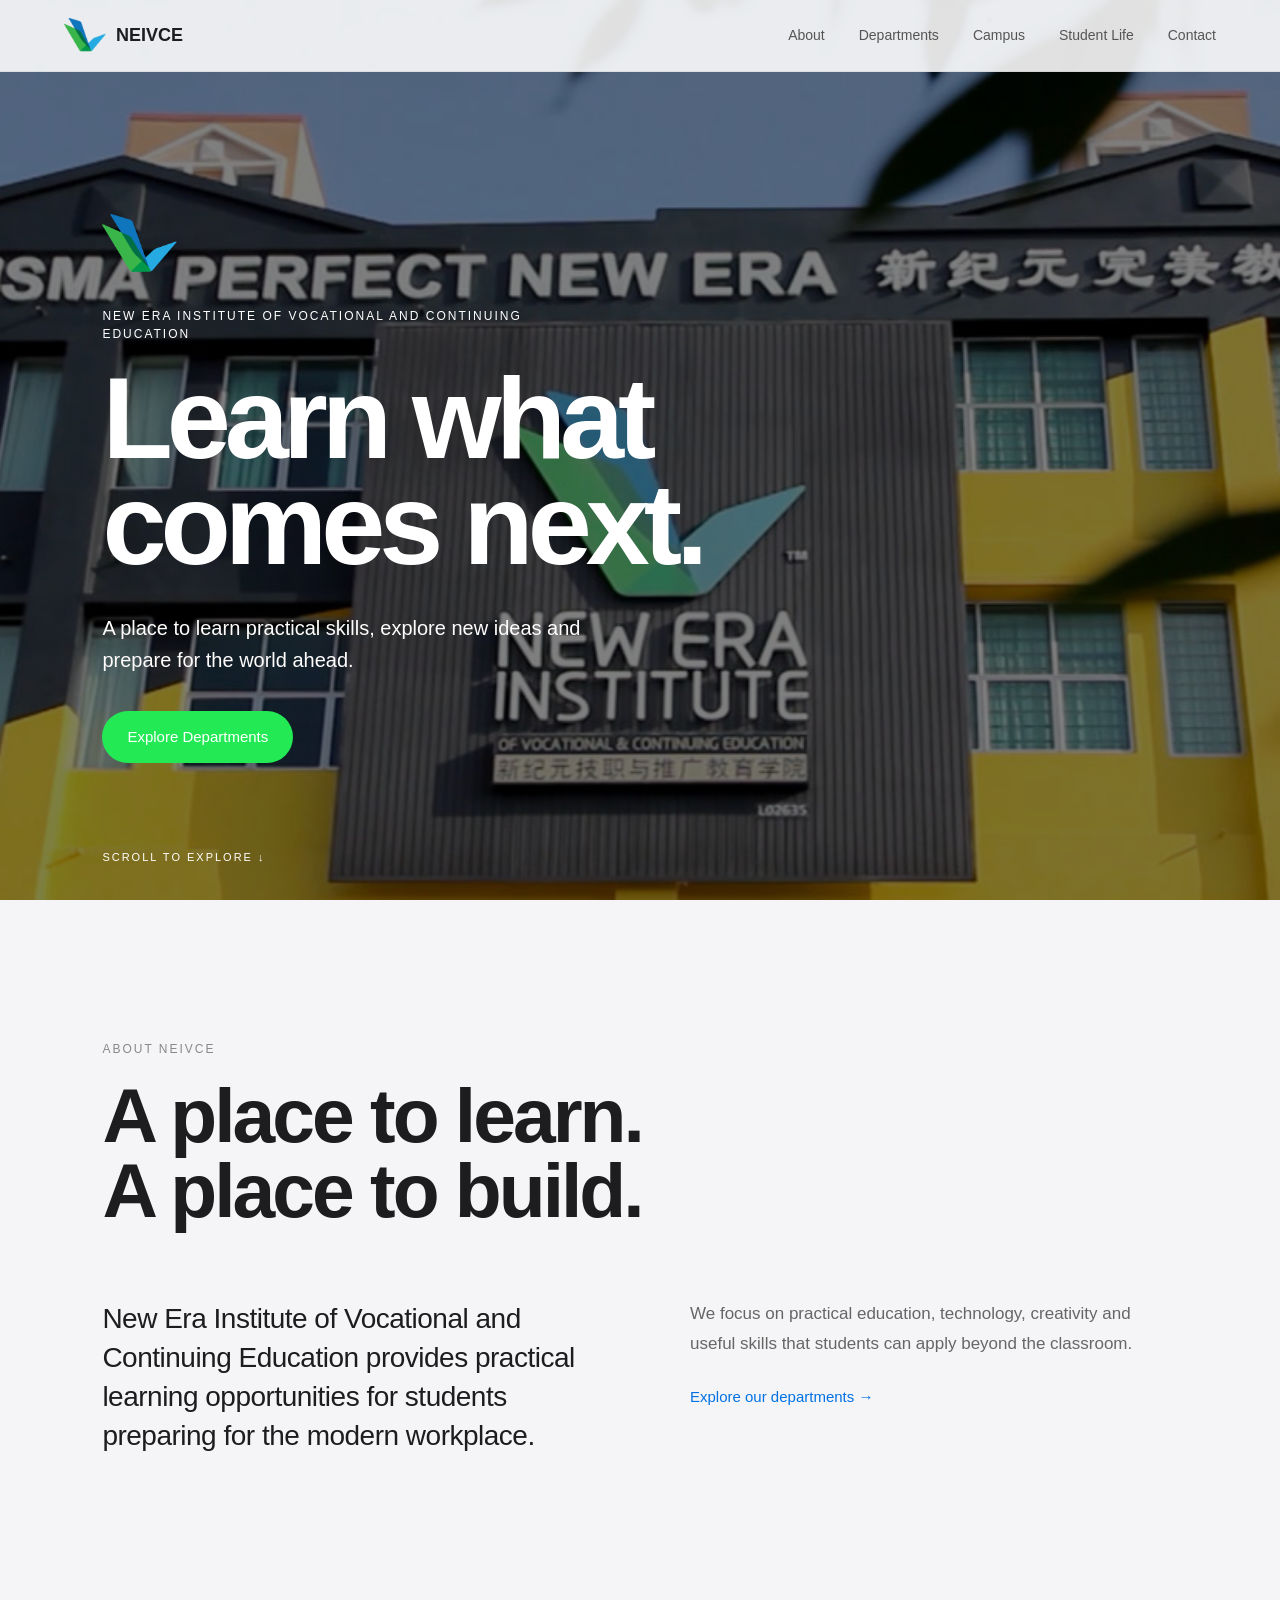
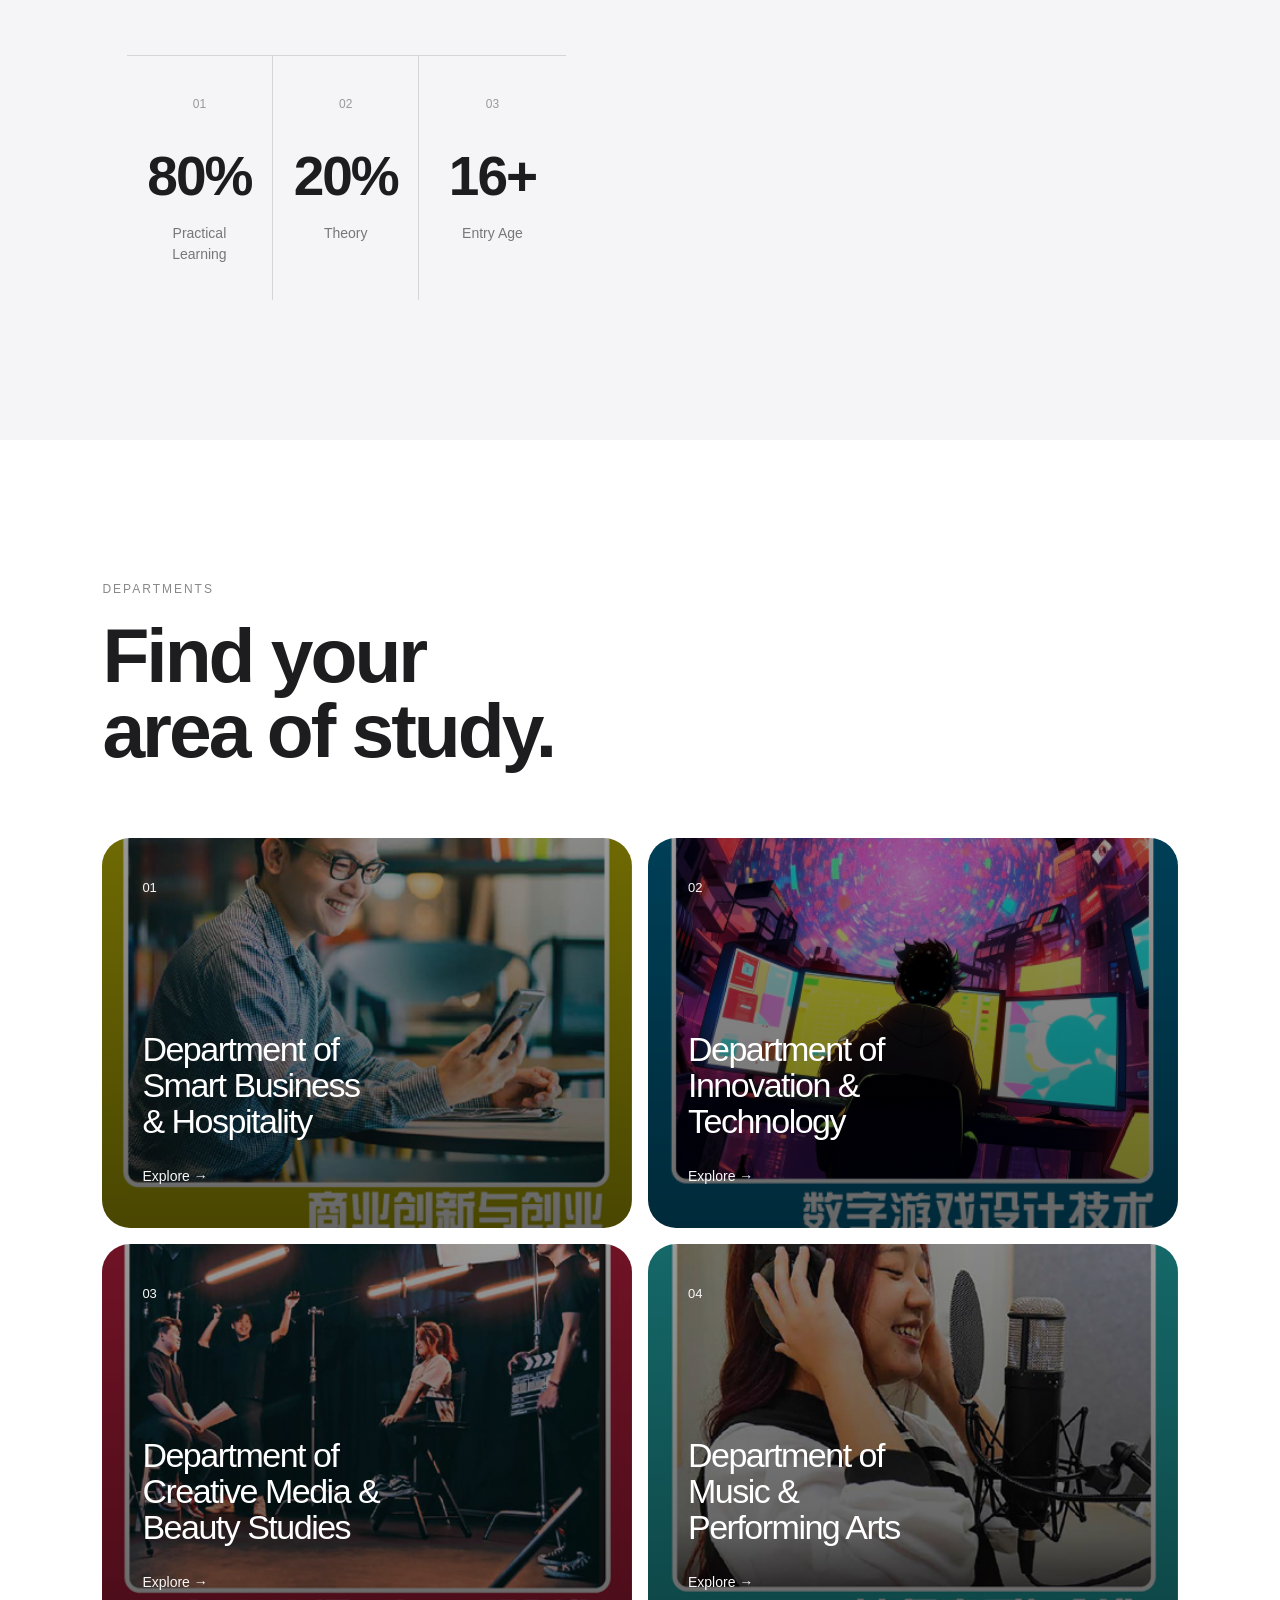
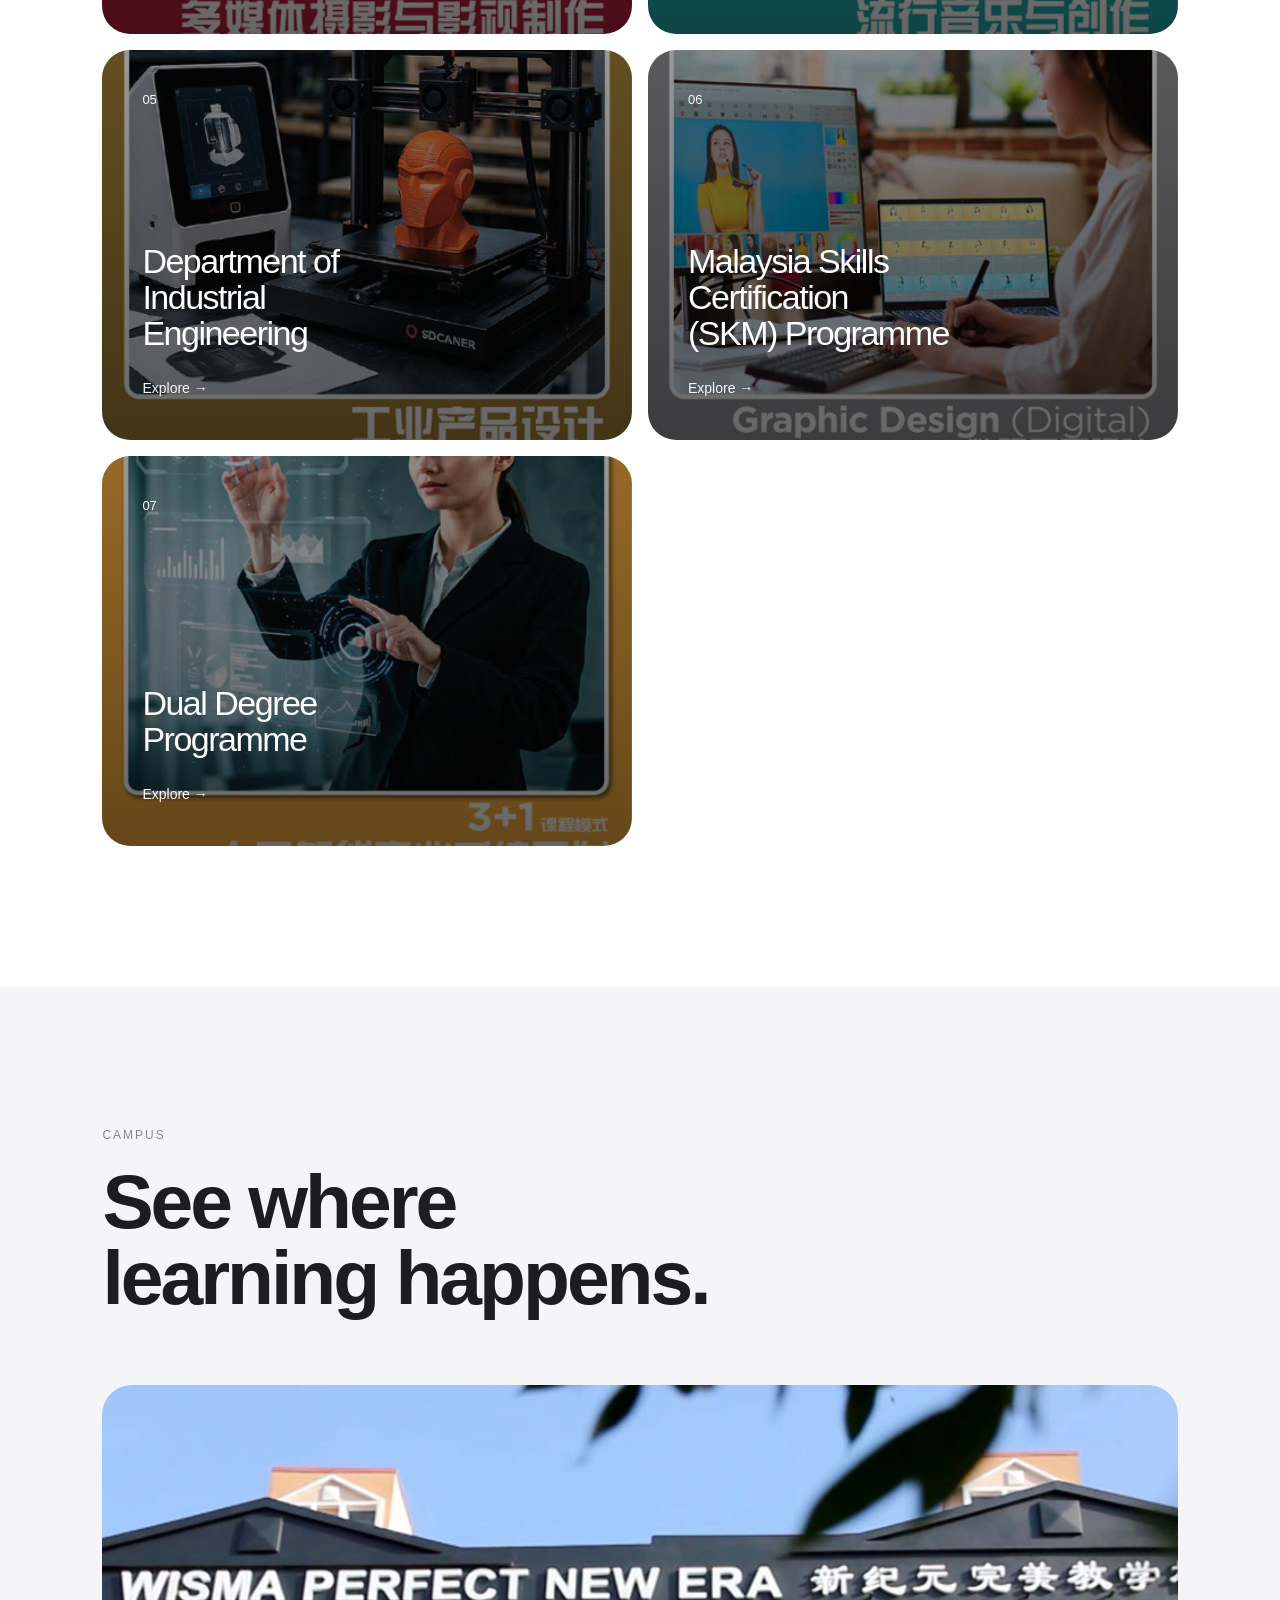
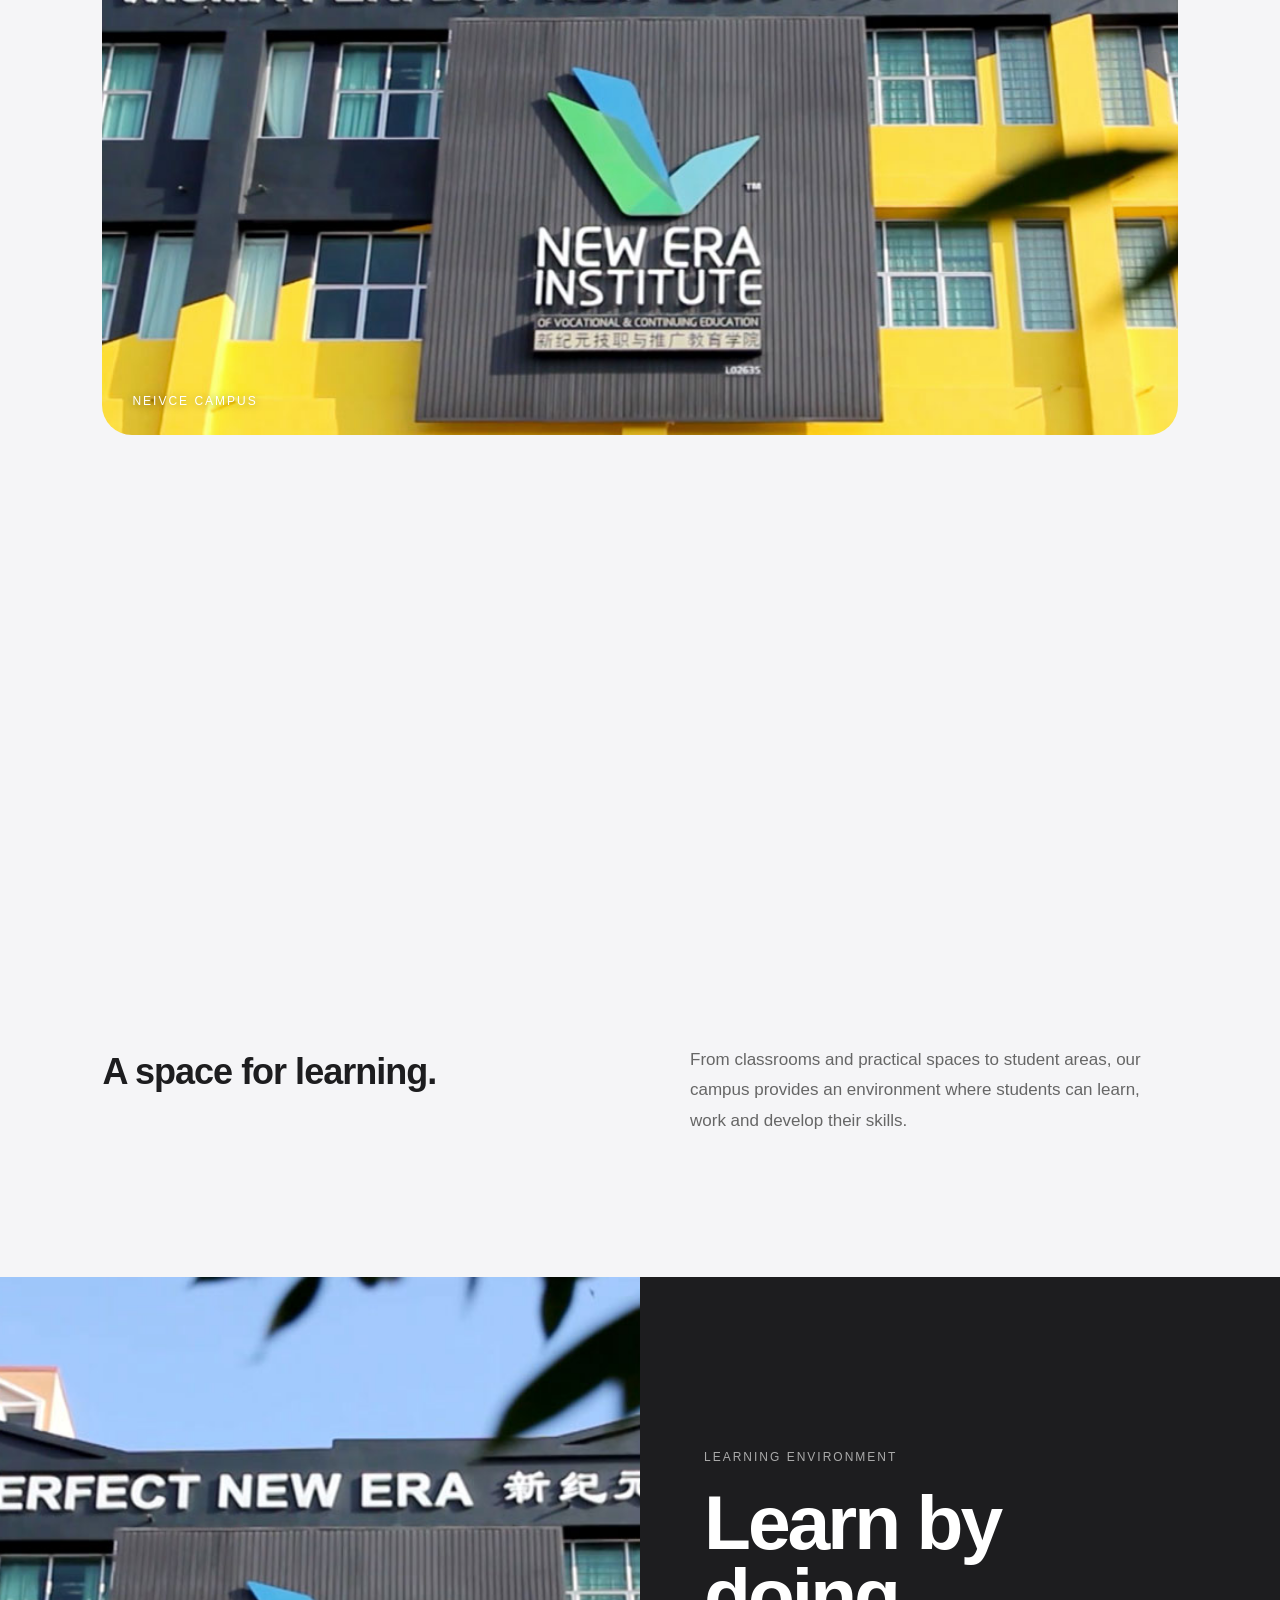
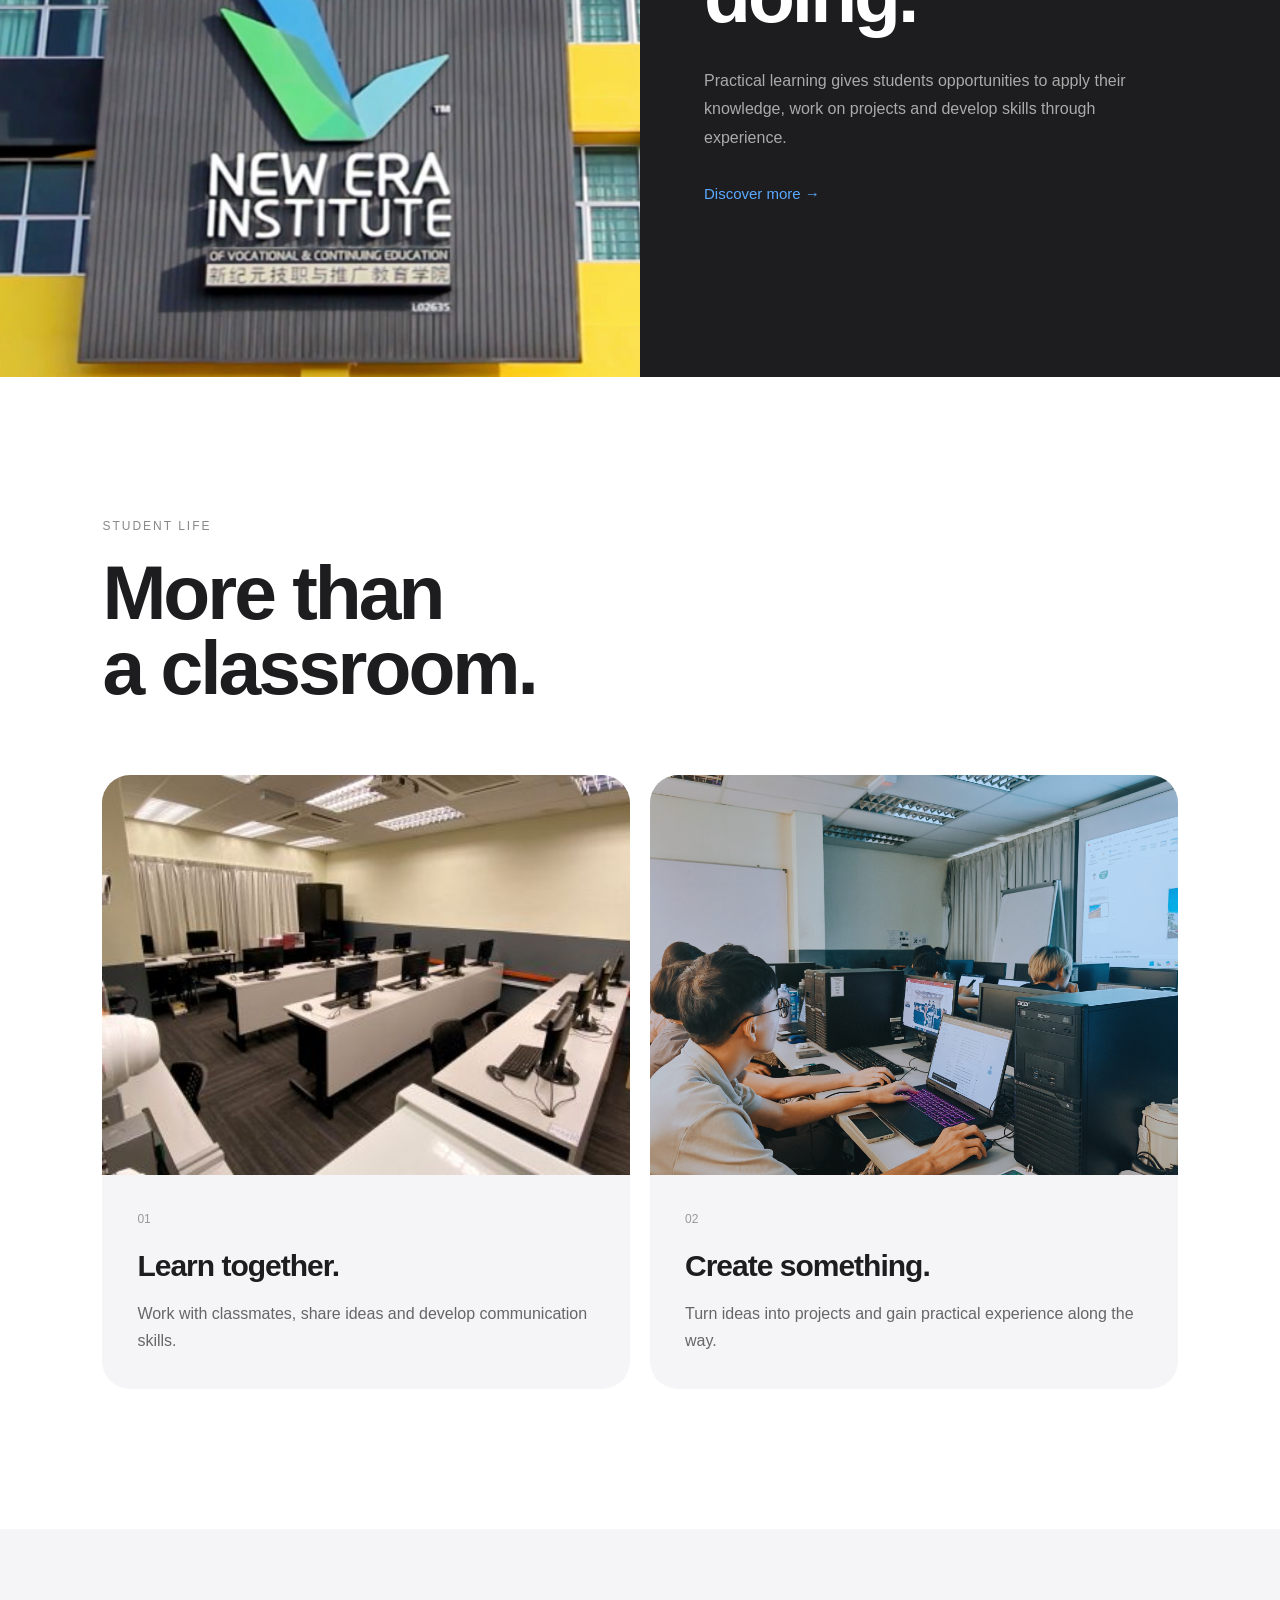
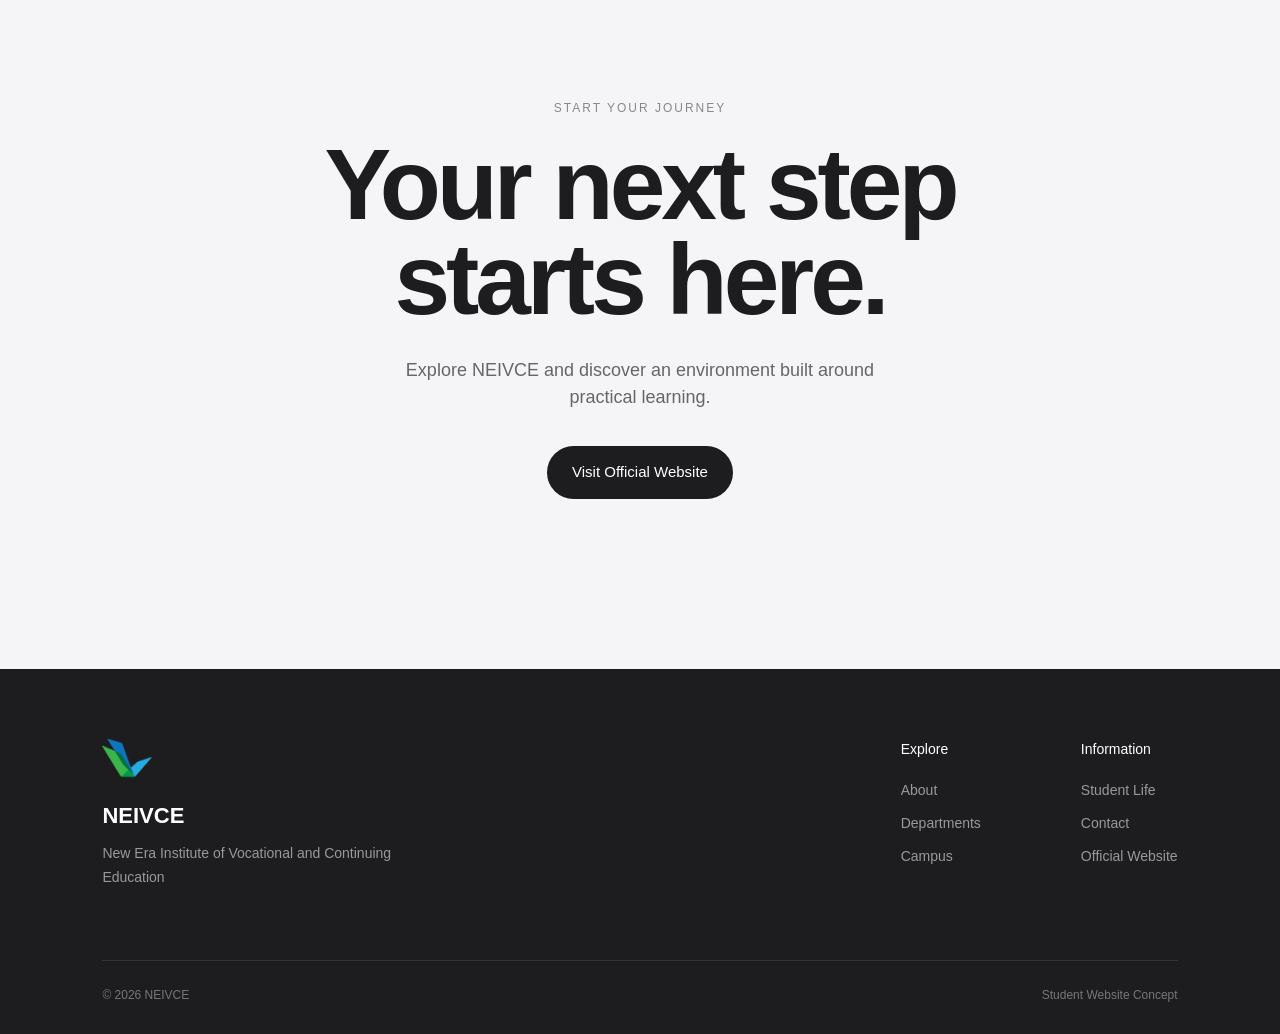
<file: index.html>
<!DOCTYPE html>
<html lang="en">

<head>
    <meta charset="UTF-8">
    <meta name="viewport" content="width=device-width, initial-scale=1.0">

    <title>NEIVCE | New Era Institute</title>
    <link rel="icon" type="image/png" href="../asm 2 html Chia Jia Zheng/images/icon.png">
    <link rel="stylesheet" href="../style/style.css">
</head>

<body>

    <header class="navbar">

        <div class="nav-container">

            <a href="index.html" class="logo">
                <img src="../images/icon.png" alt="NEIVCE Logo">
                <span>NEIVCE</span>
            </a>


            <nav class="desktop-nav">

                <a href="#about">About</a>

                <a href="#departments">Departments</a>

                <a href="#campus">Campus</a>

                <a href="#student-life">Student Life</a>

                <a href="#contact">Contact</a>

            </nav>


            <button class="menu-button" id="menuButton">
                ☰
            </button>

        </div>

    </header>

    <div class="mobile-menu" id="mobileMenu">

        <a href="#about">About</a>

        <a href="#departments">Departments</a>

        <a href="#campus">Campus</a>

        <a href="#student-life">Student Life</a>

        <a href="#contact">Contact</a>

    </div>

    <main>

        <section class="hero" id="home">

            <div class="hero-content">

                <img
                    src="../images/icon.png"
                    alt="NEIVCE"
                    class="hero-logo"
                >

                <p class="hero-label">
                    NEW ERA INSTITUTE OF VOCATIONAL
                    AND CONTINUING EDUCATION
                </p>

                <h1>
                    Learn what<br>
                    comes next.
                </h1>

                <p class="hero-description">
                    A place to learn practical skills,
                    explore new ideas and prepare for
                    the world ahead.
                </p>

                <a href="#departments" class="button">
                    Explore Departments
                </a>

            </div>


            <div class="scroll-text">
                SCROLL TO EXPLORE ↓
            </div>

        </section>

        <section class="about section" id="about">

            <div class="section-heading">

                <p class="section-label">
                    ABOUT NEIVCE
                </p>

                <h2>
                    A place to learn.<br>
                    A place to build.
                </h2>

            </div>


            <div class="about-grid">

                <div class="about-intro">

                    <p>
                        New Era Institute of Vocational and
                        Continuing Education provides practical
                        learning opportunities for students
                        preparing for the modern workplace.
                    </p>

                </div>


                <div class="about-description">

                    <p>
                        We focus on practical education,
                        technology, creativity and useful
                        skills that students can apply beyond
                        the classroom.
                    </p>

                    <a href="#departments" class="text-link">
                        Explore our departments →
                    </a>

                </div>
                                    
                    <div class="stats">

                        <div class="stat">

                            <span>01</span>

                            <h3 class="counter" data-target="80">0%</h3>

                            <p>
                                Practical Learning
                            </p>

                        </div>


                        <div class="stat">

                            <span>02</span>

                            <h3 class="counter" data-target="20">0%</h3>

                            <p>
                                Theory
                            </p>

                        </div>


                        <div class="stat">

                            <span>03</span>

                            <h3 class="counter" data-target="16">0+</h3>

                            <p>
                                Entry Age
                            </p>

                        </div>

                    </div>
                </div>
        </section>



        <!-- =========================
             DEPARTMENTS
        ========================== -->

        <section class="departments section" id="departments">

            <div class="section-heading">

                <p class="section-label">
                    DEPARTMENTS
                </p>

                <h2>
                    Find your<br>
                    area of study.
                </h2>

            </div>


            <div class="department-list">


                <!-- Department 01 -->

                <a
                    href="../html - departments/smart-business.html"
                    class="department-card"
                >

                    <div class="department-number">
                        01
                    </div>

                    <div class="department-content">

                        <h3>
                            Department of<br>
                            Smart Business<br>
                            & Hospitality
                        </h3>

                        <span>
                            Explore →
                        </span>

                    </div>

                </a>



                <!-- Department 02 -->

                <a
                    href="html - departments/innovation-technology.html"
                    class="department-card"
                >

                    <div class="department-number">
                        02
                    </div>

                    <div class="department-content">

                        <h3>
                            Department of<br>
                            Innovation &<br>
                            Technology
                        </h3>

                        <span>
                            Explore →
                        </span>

                    </div>

                </a>



                <!-- Department 03 -->

                <a
                    href="html - departments/creative-media-beauty.html"
                    class="department-card"
                >

                    <div class="department-number">
                        03
                    </div>

                    <div class="department-content">

                        <h3>
                            Department of<br>
                            Creative Media &<br>
                            Beauty Studies
                        </h3>

                        <span>
                            Explore →
                        </span>

                    </div>

                </a>



                <!-- Department 04 -->

                <a
                    href="../htlm - departments 2/music.html"
                    class="department-card"
                >

                    <div class="department-number">
                        04
                    </div>

                    <div class="department-content">

                        <h3>
                            Department of<br>
                            Music &<br>
                            Performing Arts
                        </h3>

                        <span>
                            Explore →
                        </span>

                    </div>

                </a>



                <!-- Department 05 -->

                <a
                    href="../htlm - departments 2/industrial-engineering.html"
                    class="department-card"
                >

                    <div class="department-number">
                        05
                    </div>

                    <div class="department-content">

                        <h3>
                            Department of<br>
                            Industrial<br>
                            Engineering
                        </h3>

                        <span>
                            Explore →
                        </span>

                    </div>

                </a>



                <!-- Department 06 -->

                <a
                    href="../htlm - departments 2/skm.html"
                    class="department-card"
                >

                    <div class="department-number">
                        06
                    </div>

                    <div class="department-content">

                        <h3>
                            Malaysia Skills<br>
                            Certification<br>
                            (SKM) Programme
                        </h3>

                        <span>
                            Explore →
                        </span>

                    </div>

                </a>



                <!-- Department 07 -->

                <a
                    href="../dual-degree.html"
                    class="department-card"
                >

                    <div class="department-number">
                        07
                    </div>

                    <div class="department-content">

                        <h3>
                            Dual Degree<br>
                            Programme
                        </h3>

                        <span>
                            Explore →
                        </span>

                    </div>

                </a>


            </div>

        </section>



        <!-- =========================
             CAMPUS
        ========================== -->

        <section class="campus section" id="campus">

            <div class="section-heading">

                <p class="section-label">
                    CAMPUS
                </p>

                <h2>
                    See where<br>
                    learning happens.
                </h2>

            </div>


            <div class="campus-image">

                <img
                    src="../images/neivce-01.jpeg"
                    alt="NEIVCE Campus"
                >

                <div class="image-caption">
                    NEIVCE CAMPUS
                </div>

            </div>
                <div class="campus-map">

        <iframe
            src="https://www.google.com/maps/embed?pb=!1m18!1m12!1m3!1d3984.4328670399254!2d101.78974727497048!3d2.9772894969988197!2m3!1f0!2f0!3f0!3m2!1i1024!2i768!4f13.1!3m3!1m2!1s0x31cdcb8b8d2adf13%3A0xc20c0ed01b1bf4a5!2sNew%20Era%20Institute%20of%20Vocational%20%26%20Continuing%20Education!5e0!3m2!1sen!2smy!4v1791439879493!5m2!1sen!2smy"
            loading="lazy"
            allowfullscreen
            referrerpolicy="no-referrer-when-downgrade">
        </iframe>

</div>

            <div class="campus-info">

                <div>

                    <h3>
                        A space for learning.
                    </h3>

                </div>


                <div>

                    <p>
                        From classrooms and practical spaces
                        to student areas, our campus provides
                        an environment where students can
                        learn, work and develop their skills.
                    </p>

                </div>

            </div>

        </section>



        <!-- =========================
             LEARNING ENVIRONMENT
        ========================== -->

        <section class="learning">

            <div class="learning-image">

                <img
                    src="../images/neivce-01.jpeg"
                    alt="Learning Environment"
                >

            </div>


            <div class="learning-content">

                <p class="section-label">
                    LEARNING ENVIRONMENT
                </p>

                <h2>
                    Learn by<br>
                    doing.
                </h2>

                <p>
                    Practical learning gives students
                    opportunities to apply their knowledge,
                    work on projects and develop skills
                    through experience.
                </p>

                <a href="#departments" class="text-link">
                    Discover more →
                </a>

            </div>

        </section>



        <!-- =========================
             STUDENT LIFE
        ========================== -->

        <section class="student-life section" id="student-life">

            <div class="section-heading">

                <p class="section-label">
                    STUDENT LIFE
                </p>

                <h2>
                    More than<br>
                    a classroom.
                </h2>

            </div>


            <div class="student-grid">


                <article class="student-card">

                    <div class="student-image">

                        <img
                            src="../images/neivce 3.jpg"
                            alt="NEIVCE Classroom"
                        >

                    </div>

                    <div class="student-card-content">

                        <p class="card-number">
                            01
                        </p>

                        <h3>
                            Learn together.
                        </h3>

                        <p>
                            Work with classmates,
                            share ideas and develop
                            communication skills.
                        </p>

                    </div>

                </article>



                <article class="student-card">

                    <div class="student-image">

                        <img
                            src="../images/neivce 2.jpg"
                            alt="NEIVCE Students"
                        >

                    </div>

                    <div class="student-card-content">

                        <p class="card-number">
                            02
                        </p>

                        <h3>
                            Create something.
                        </h3>

                        <p>
                            Turn ideas into projects
                            and gain practical experience
                            along the way.
                        </p>

                    </div>

                </article>


            </div>

        </section>



        <!-- =========================
             CONTACT
        ========================== -->

        <section class="contact" id="contact">

            <div class="contact-content">

                <p class="section-label">
                    START YOUR JOURNEY
                </p>

                <h2>
                    Your next step<br>
                    starts here.
                </h2>

                <p>
                    Explore NEIVCE and discover
                    an environment built around
                    practical learning.
                </p>

                <a
                    href="https://www.neivce.edu.my/"
                    target="_blank"
                    class="button dark-button"
                >
                    Visit Official Website
                </a>

            </div>

        </section>

    </main>



    <!-- =========================
         FOOTER
    ========================== -->

    <footer>

        <div class="footer-main">

            <div class="footer-brand">

                <img
                    src="../images/icon.png"
                    alt="NEIVCE Logo"
                >

                <h3>
                    NEIVCE
                </h3>

                <p>
                    New Era Institute of Vocational
                    and Continuing Education
                </p>

            </div>


            <div class="footer-links">

                <div>

                    <p class="footer-title">
                        Explore
                    </p>

                    <a href="#about">
                        About
                    </a>

                    <a href="#departments">
                        Departments
                    </a>

                    <a href="#campus">
                        Campus
                    </a>

                </div>


                <div>

                    <p class="footer-title">
                        Information
                    </p>

                    <a href="#student-life">
                        Student Life
                    </a>

                    <a href="#contact">
                        Contact
                    </a>

                    <a
                        href="https://www.neivce.edu.my/"
                        target="_blank"
                    >
                        Official Website
                    </a>

                </div>

            </div>

        </div>


        <div class="footer-bottom">

            <p>
                © 2026 NEIVCE
            </p>

            <p>
                Student Website Concept
            </p>

        </div>

    </footer>

    <script src="../style/style.js"></script>

</body>

</html>
</file>
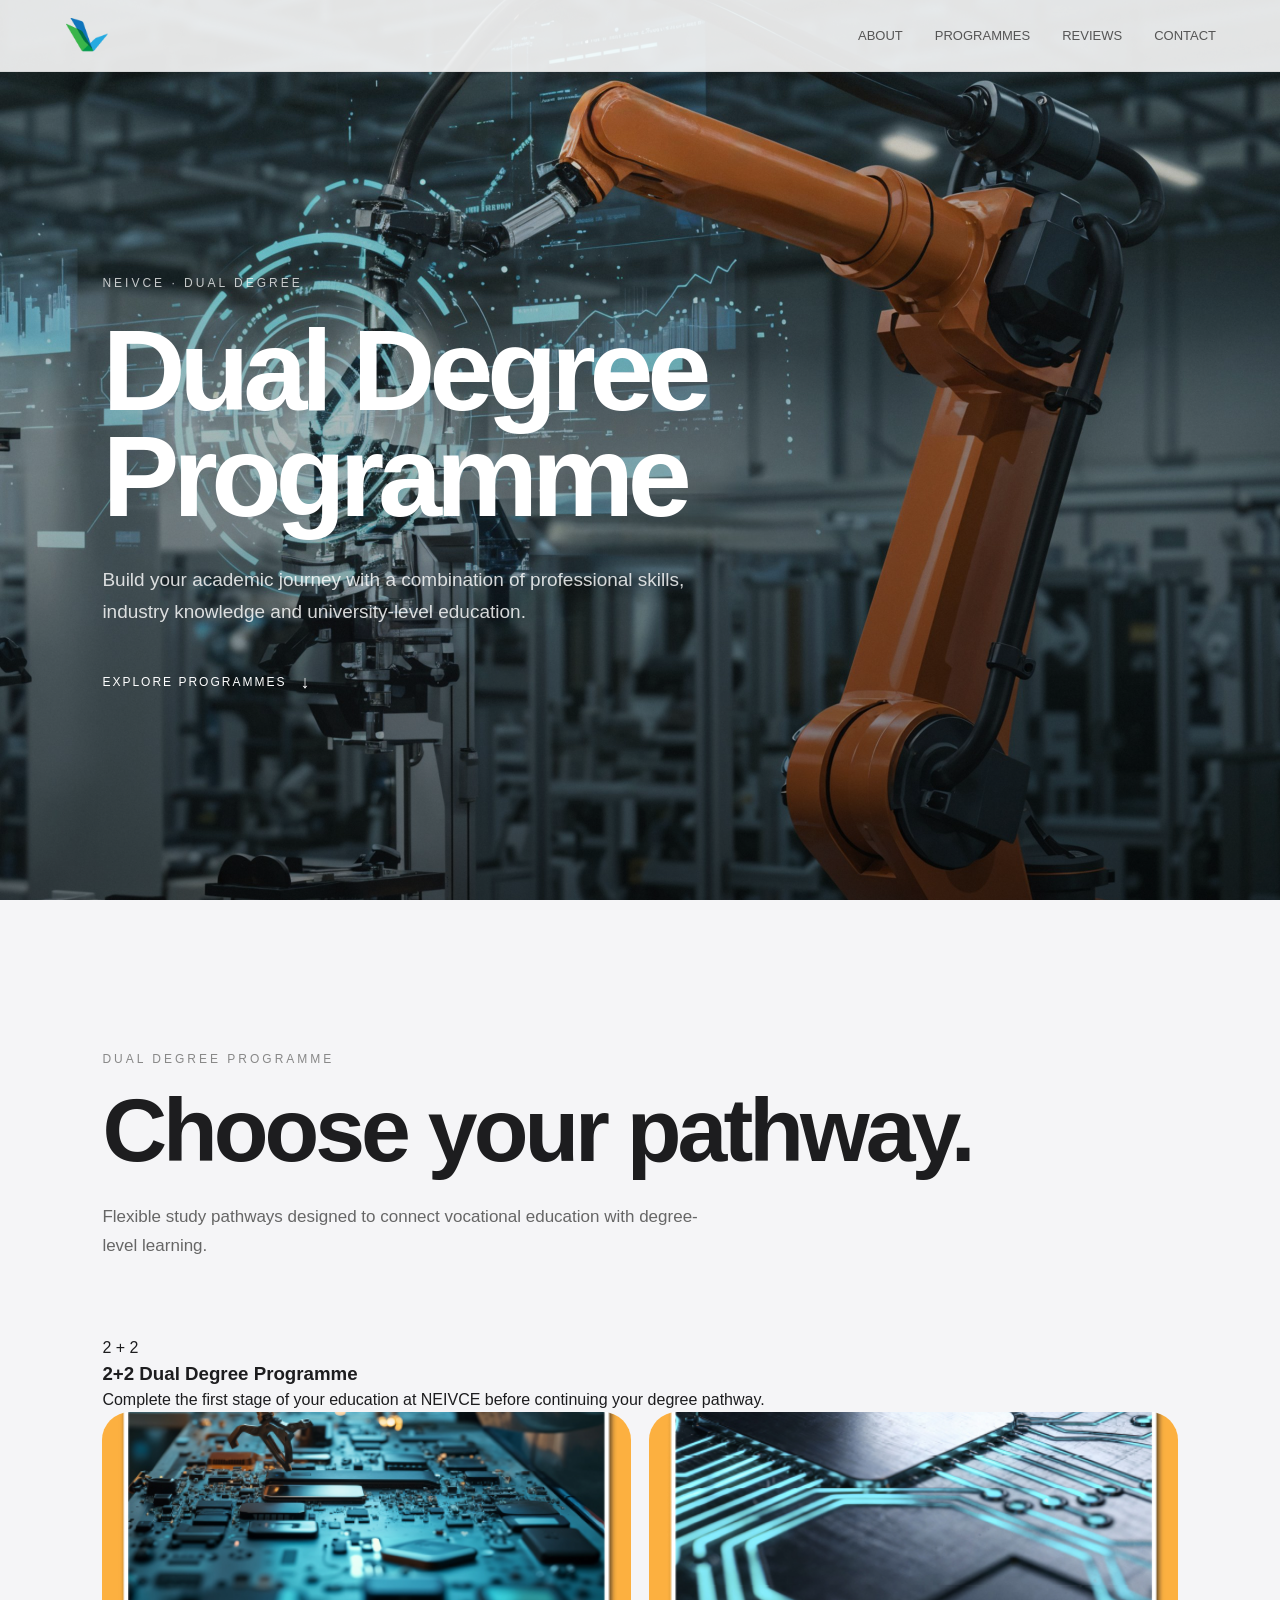
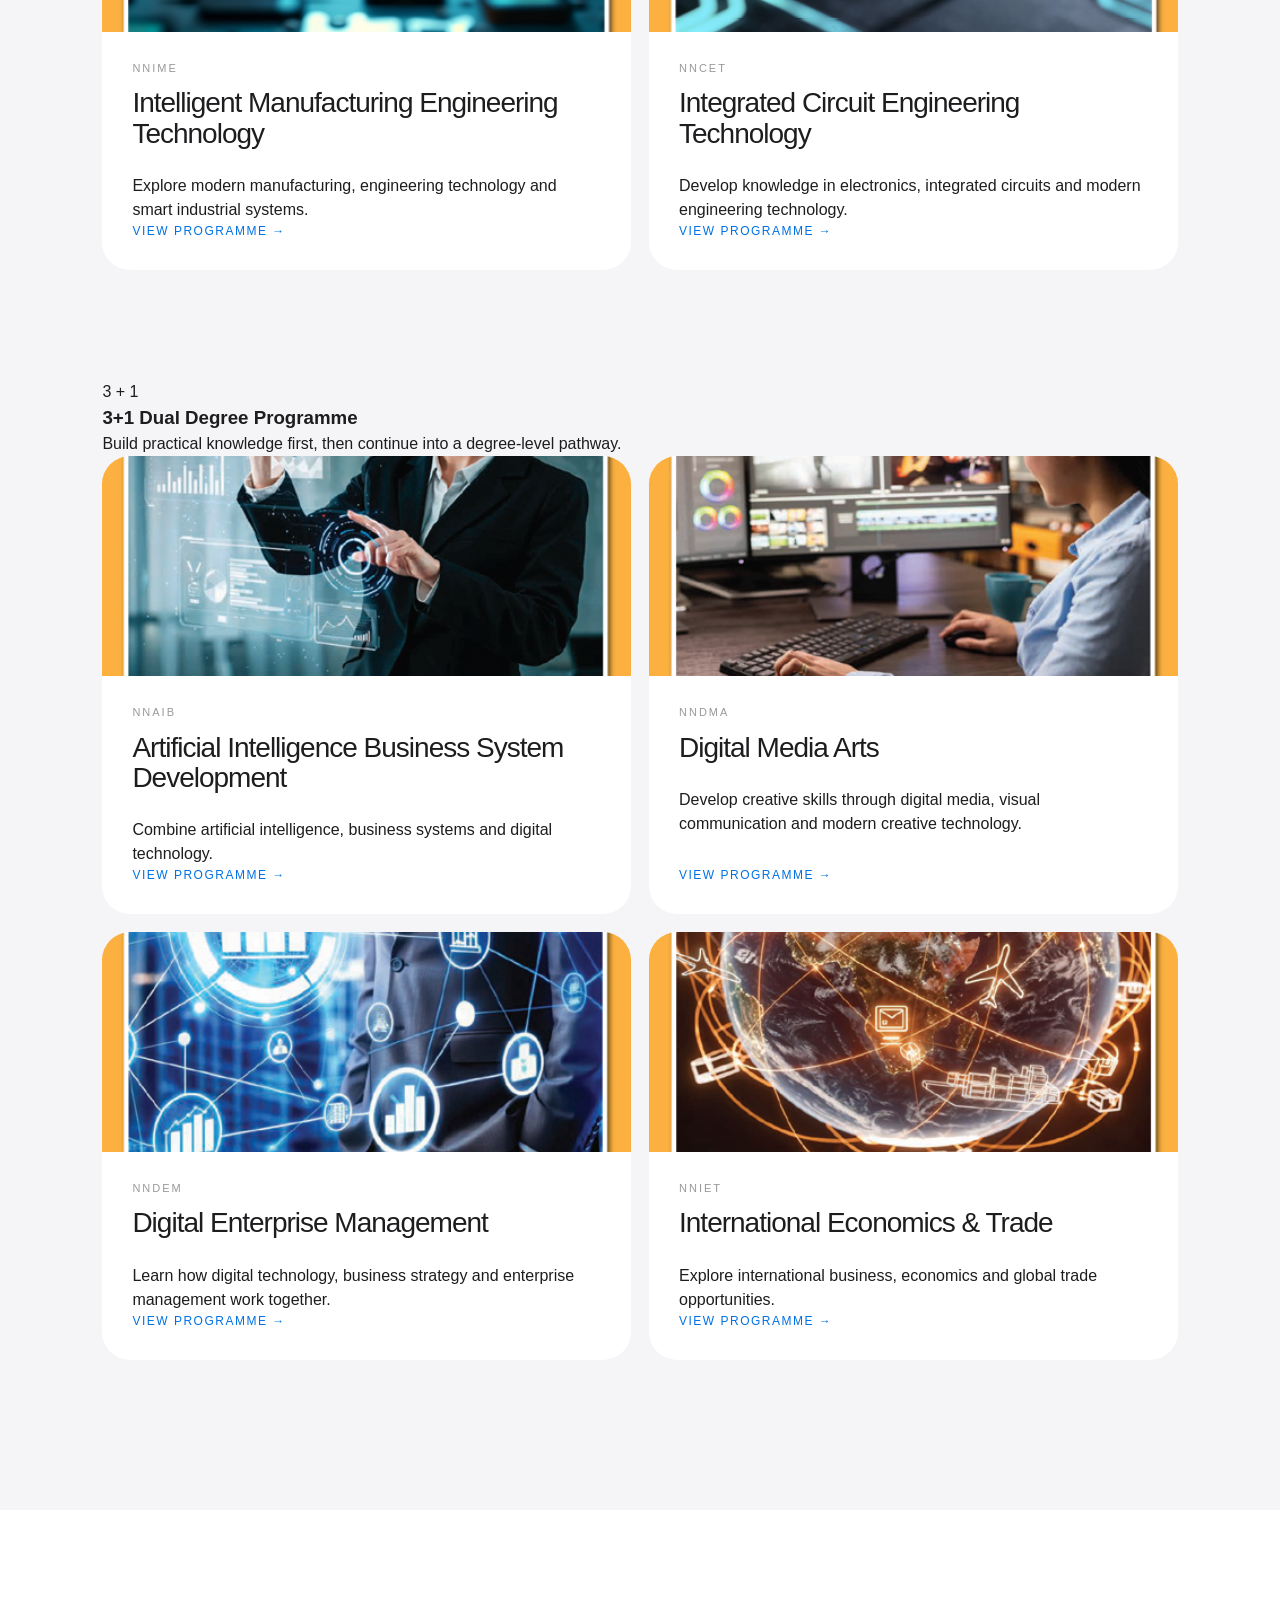
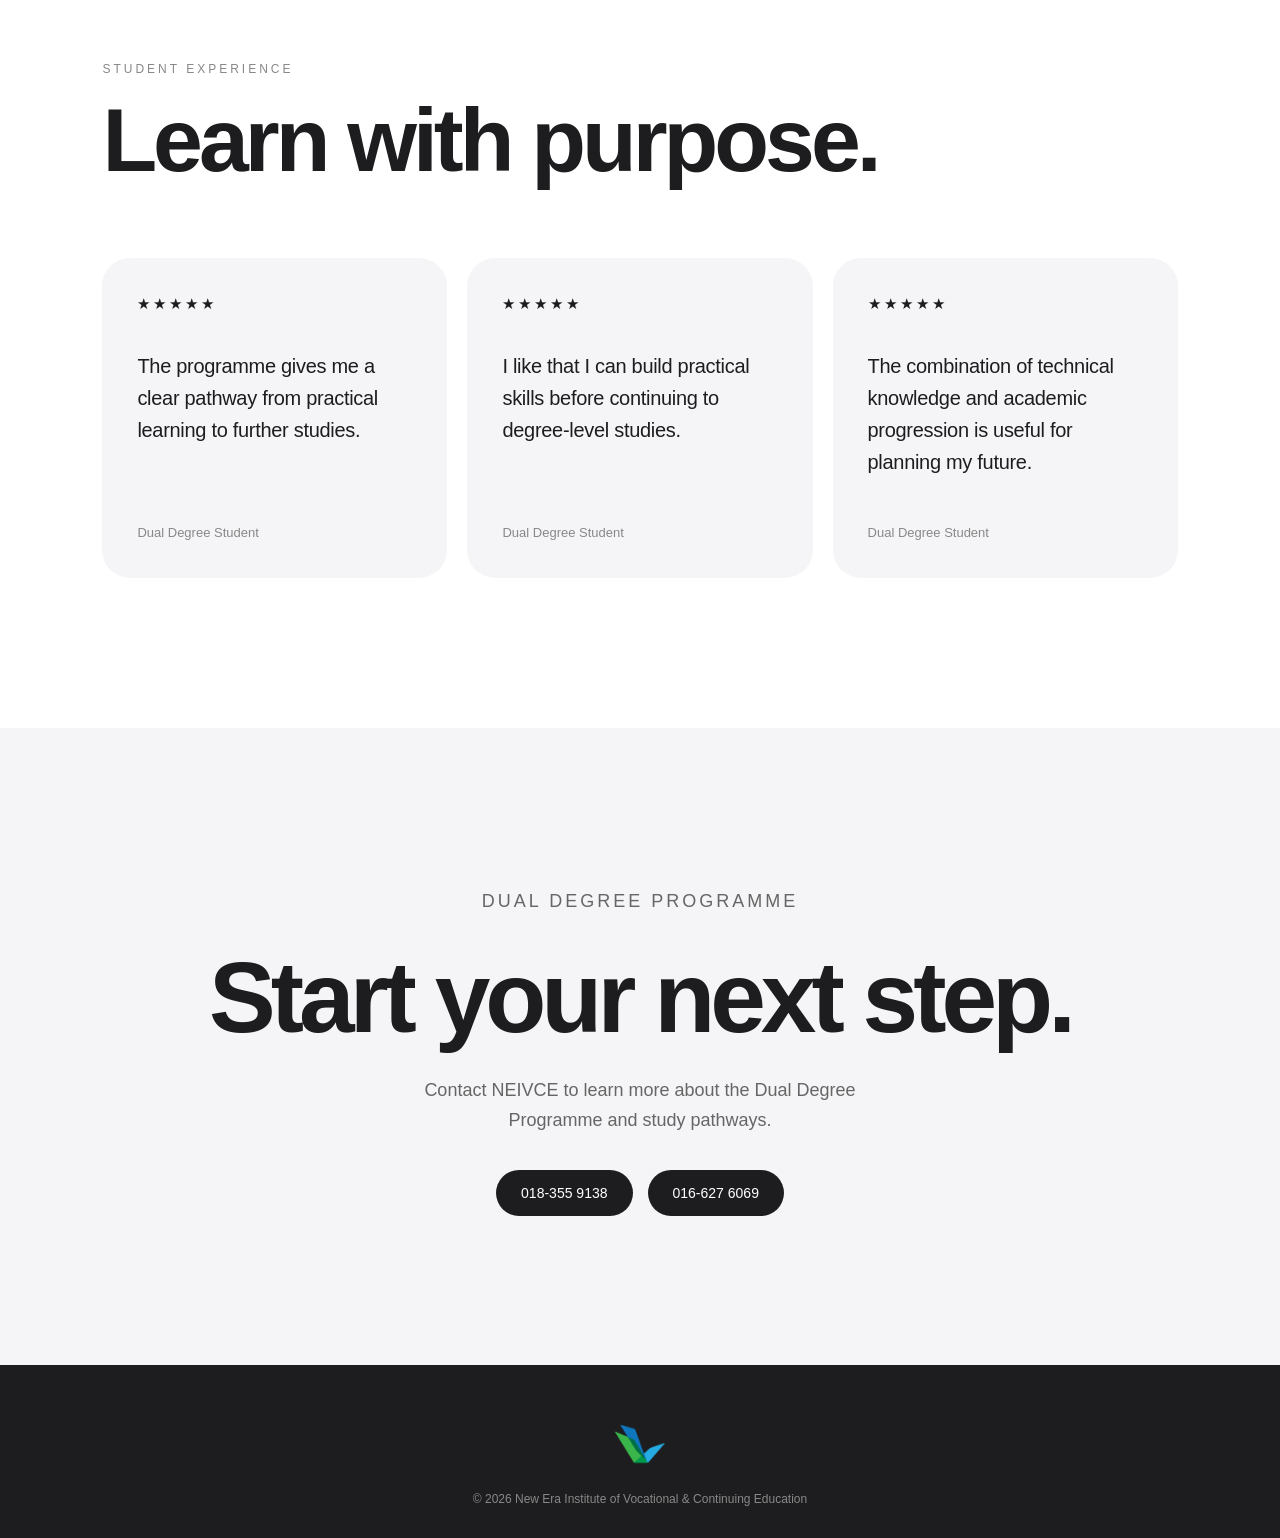
<file: dual-degree.html>
<!DOCTYPE html>
<html lang="en">

<head>
    <meta charset="UTF-8">
    <meta name="viewport" content="width=device-width, initial-scale=1.0">

    <title>NEIVCE | Dual Degree Programme</title>

    <link
        rel="icon"
        type="image/png"
        href="../images/icon.png"
    >

    <link rel="stylesheet" href="../style/style.css">
</head>

<body>

    <!-- =========================
         NAVIGATION
    ========================= -->

    <header class="department-nav">

        <a href="../index.html" class="department-logo">
            <img
                src="../images/icon.png"
                alt="NEIVCE"
            >
        </a>

        <nav class="department-links">
            <a href="#about">ABOUT</a>
            <a href="#programmes">PROGRAMMES</a>
            <a href="#reviews">REVIEWS</a>
            <a href="#contact">CONTACT</a>
        </nav>

    </header>


    <!-- =========================
         HERO
    ========================= -->

    <section
        class="department-hero dual-degree-hero"
        id="about"
    >

        <div class="department-hero-content">

            <p class="department-label">
                NEIVCE · DUAL DEGREE
            </p>

            <h1>
                Dual Degree<br>
                Programme
            </h1>

            <p class="department-hero-text">
                Build your academic journey with a combination of
                professional skills, industry knowledge and
                university-level education.
            </p>

            <a
                href="#programmes"
                class="department-scroll"
            >
                EXPLORE PROGRAMMES
                <span>↓</span>
            </a>

        </div>

    </section>


    <!-- =========================
         PROGRAMMES
    ========================= -->

    <section
        class="department-programmes section"
        id="programmes"
    >

        <div class="department-section-heading">

            <p class="department-small-title">
                DUAL DEGREE PROGRAMME
            </p>

            <h2>
                Choose your pathway.
            </h2>

            <p>
                Flexible study pathways designed to connect
                vocational education with degree-level learning.
            </p>

        </div>


        <!-- =========================
             2 + 2
        ========================= -->

        <div class="programme-category">

            <div class="programme-category-heading">

                <span>2 + 2</span>

                <h3>
                    2+2 Dual Degree Programme
                </h3>

                <p>
                    Complete the first stage of your education
                    at NEIVCE before continuing your degree pathway.
                </p>

            </div>


            <div class="programme-grid">


                <!-- NNIME -->

                <article class="programme-card">

                    <div class="programme-image">
                        <img
                            src="../de 6/D1.jpg"
                            alt="Intelligent Manufacturing Engineering Technology"
                        >
                    </div>

                    <div class="programme-content">

                        <span class="programme-code">
                            NNIME
                        </span>

                        <h4>
                            Intelligent Manufacturing
                            Engineering Technology
                        </h4>

                        <p>
                            Explore modern manufacturing,
                            engineering technology and smart
                            industrial systems.
                        </p>

                        <a href="https://www.neivce.edu.my/wp-content/uploads/2026/10/NN-Brochure_NNIME.pdf" target="_blank">
                            VIEW PROGRAMME →
                        </a>

                    </div>

                </article>


                <!-- NNCET -->

                <article class="programme-card">

                    <div class="programme-image">
                        <img
                            src="../de 6/D2.jpg"
                            alt="Integrated Circuit Engineering Technology"
                        >
                    </div>

                    <div class="programme-content">

                        <span class="programme-code">
                            NNCET
                        </span>

                        <h4>
                            Integrated Circuit
                            Engineering Technology
                        </h4>

                        <p>
                            Develop knowledge in electronics,
                            integrated circuits and modern
                            engineering technology.
                        </p>

                        <a href="https://www.neivce.edu.my/wp-content/uploads/2026/10/NN-Brochure_NNCET.pdf" target="_blank">
                            VIEW PROGRAMME →
                        </a>

                    </div>

                </article>


            </div>

        </div>


        <!-- =========================
             3 + 1
        ========================= -->

        <div class="programme-category">

            <div class="programme-category-heading">

                <span>3 + 1</span>

                <h3>
                    3+1 Dual Degree Programme
                </h3>

                <p>
                    Build practical knowledge first, then
                    continue into a degree-level pathway.
                </p>

            </div>


            <div class="programme-grid">


                <!-- NNAIB -->

                <article class="programme-card">

                    <div class="programme-image">
                        <img
                            src="../de 6/D3.jpg"
                            alt="Artificial Intelligence Business System Development"
                        >
                    </div>

                    <div class="programme-content">

                        <span class="programme-code">
                            NNAIB
                        </span>

                        <h4>
                            Artificial Intelligence
                            Business System Development
                        </h4>

                        <p>
                            Combine artificial intelligence,
                            business systems and digital
                            technology.
                        </p>

                        <a href="https://www.neivce.edu.my/wp-content/uploads/2026/10/NN-Brochure_NNAIB.pdf" target="_blank">
                            VIEW PROGRAMME →
                        </a>

                    </div>

                </article>


                <!-- NNDMA -->

                <article class="programme-card">

                    <div class="programme-image">
                        <img
                            src="../de 6/D4.jpg"
                            alt="Digital Media Arts"
                        >
                    </div>

                    <div class="programme-content">

                        <span class="programme-code">
                            NNDMA
                        </span>

                        <h4>
                            Digital Media Arts
                        </h4>

                        <p>
                            Develop creative skills through
                            digital media, visual communication
                            and modern creative technology.
                        </p>

                        <a href="https://www.neivce.edu.my/wp-content/uploads/2026/10/NN-Brochure_NNDMA.pdf" target="_blank">
                            VIEW PROGRAMME →
                        </a>

                    </div>

                </article>


                <!-- NNDEM -->

                <article class="programme-card">

                    <div class="programme-image">
                        <img
                            src="../de 6/D5.jpg"
                            alt="Digital Enterprise Management"
                        >
                    </div>

                    <div class="programme-content">

                        <span class="programme-code">
                            NNDEM
                        </span>

                        <h4>
                            Digital Enterprise Management
                        </h4>

                        <p>
                            Learn how digital technology,
                            business strategy and enterprise
                            management work together.
                        </p>

                        <a href="https://www.neivce.edu.my/wp-content/uploads/2026/10/NN-Brochure_NNDEM.pdf" target="_blank">
                            VIEW PROGRAMME →
                        </a>

                    </div>

                </article>


                <!-- NNIET -->

                <article class="programme-card">

                    <div class="programme-image">
                        <img
                            src="../de 6/D6.jpg"
                            alt="International Economics and Trade"
                        >
                    </div>

                    <div class="programme-content">

                        <span class="programme-code">
                            NNIET
                        </span>

                        <h4>
                            International Economics
                            & Trade
                        </h4>

                        <p>
                            Explore international business,
                            economics and global trade
                            opportunities.
                        </p>

                        <a href="https://www.neivce.edu.my/wp-content/uploads/2026/10/NN-Brochure_NNIET.pdf" target="_blank">
                            VIEW PROGRAMME →
                        </a>

                    </div>

                </article>


            </div>

        </div>

    </section>


    <!-- =========================
         REVIEWS
    ========================= -->

    <section
        class="department-reviews section"
        id="reviews"
    >

        <div class="department-section-heading">

            <p class="department-small-title">
                STUDENT EXPERIENCE
            </p>

            <h2>
                Learn with purpose.
            </h2>

        </div>


        <div class="review-grid">

            <div class="review-card">

                <div class="review-stars">
                    ★★★★★
                </div>

                <p>
                    The programme gives me a clear pathway
                    from practical learning to further studies.
                </p>

                <span>
                    Dual Degree Student
                </span>

            </div>


            <div class="review-card">

                <div class="review-stars">
                    ★★★★★
                </div>

                <p>
                    I like that I can build practical skills
                    before continuing to degree-level studies.
                </p>

                <span>
                    Dual Degree Student
                </span>

            </div>


            <div class="review-card">

                <div class="review-stars">
                    ★★★★★
                </div>

                <p>
                    The combination of technical knowledge
                    and academic progression is useful for
                    planning my future.
                </p>

                <span>
                    Dual Degree Student
                </span>

            </div>

        </div>

    </section>


    <!-- =========================
         CONTACT
    ========================= -->

    <section
    class="department-contact section"
    id="contact"
>

    <div class="contact-content">

        <p class="department-small-title">
            DUAL DEGREE PROGRAMME
        </p>

        <h2>
            Start your next step.
        </h2>

        <p>
            Contact NEIVCE to learn more about the
            Dual Degree Programme and study pathways.
        </p>

            <div class="contact-details">

                <p>
                    <a href="tel:0183559138">
                        018-355 9138
                    </a>
                </p>

                <p>
                    <a href="tel:0166276069">
                        016-627 6069
                    </a>
                </p>

            </div>

    </div>

</section>


    <!-- =========================
         FOOTER
    ========================= -->

    <footer class="department-footer">

        <img
            src="../images/icon.png"
            alt="NEIVCE"
        >

        <p>
            © 2026 New Era Institute of
            Vocational & Continuing Education
        </p>

    </footer>
    
    <script src="../style/style.js"></script>

</body>

</html>
</file>
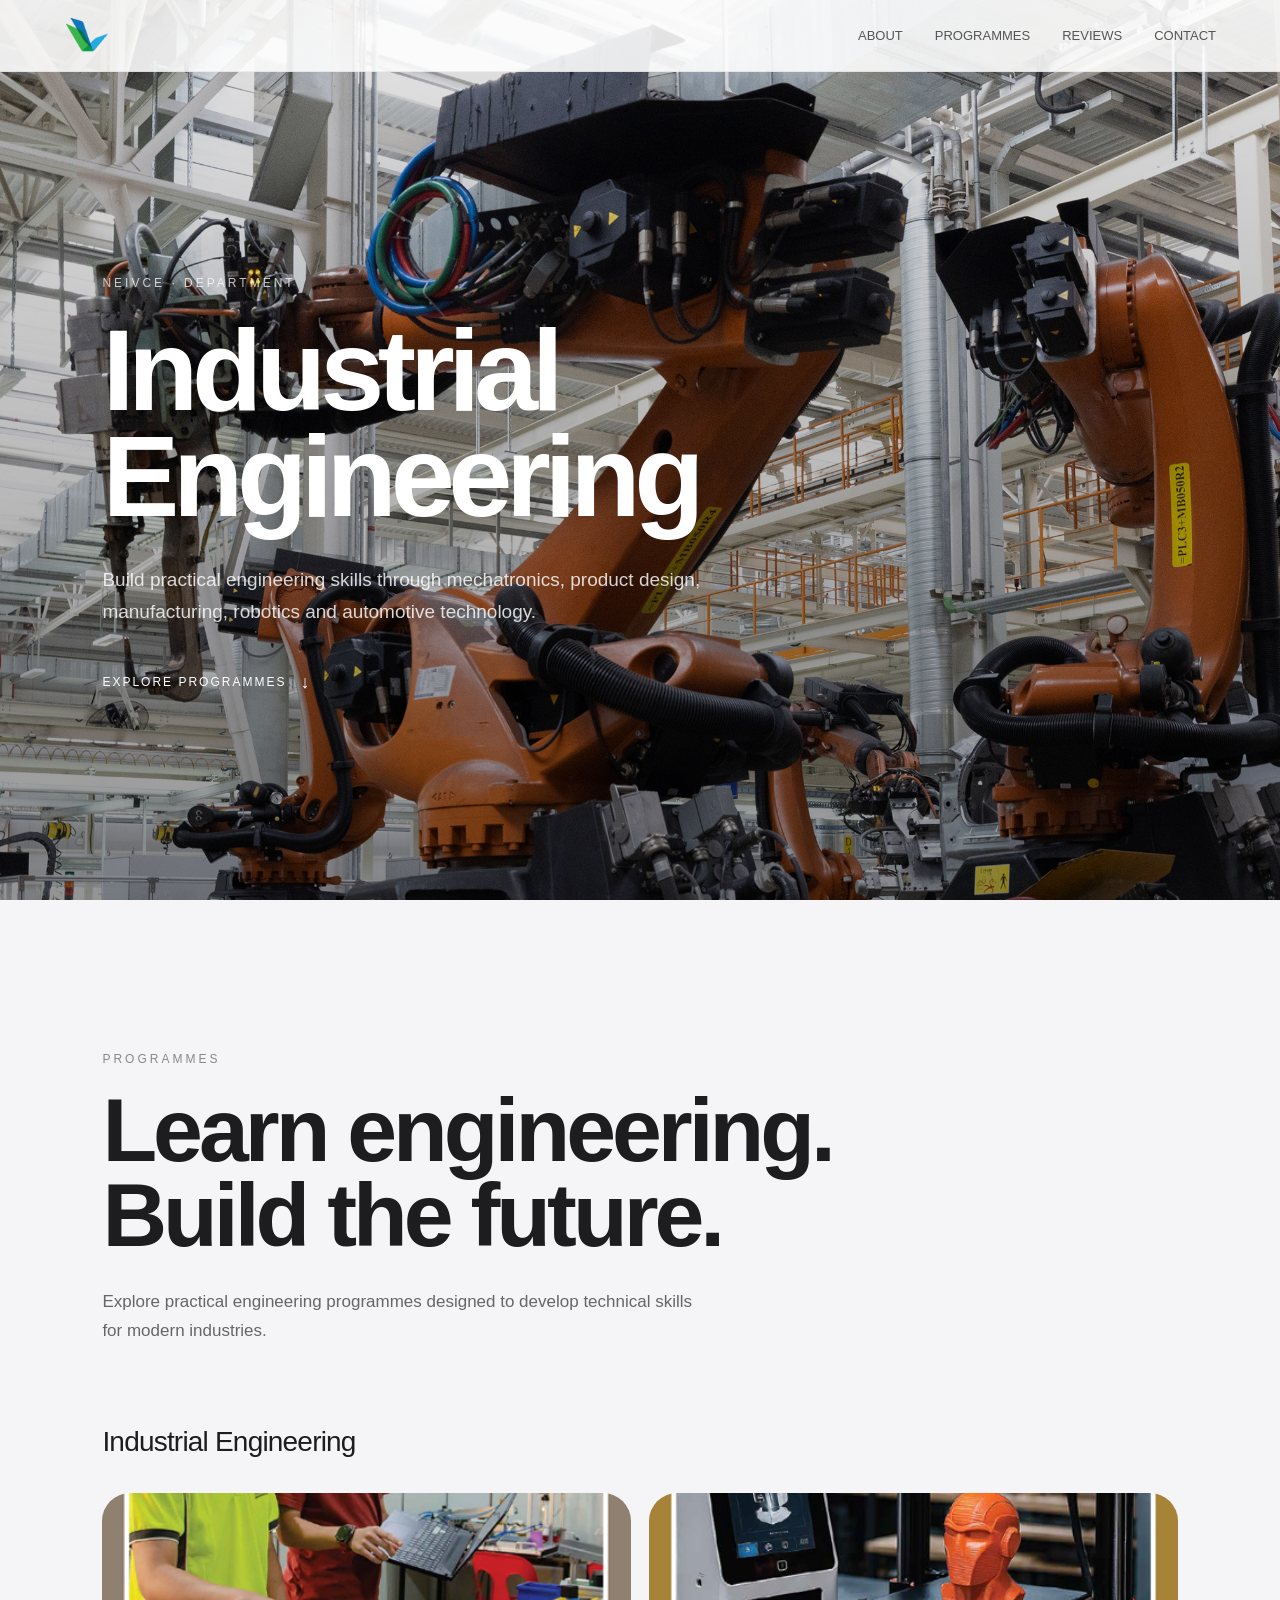
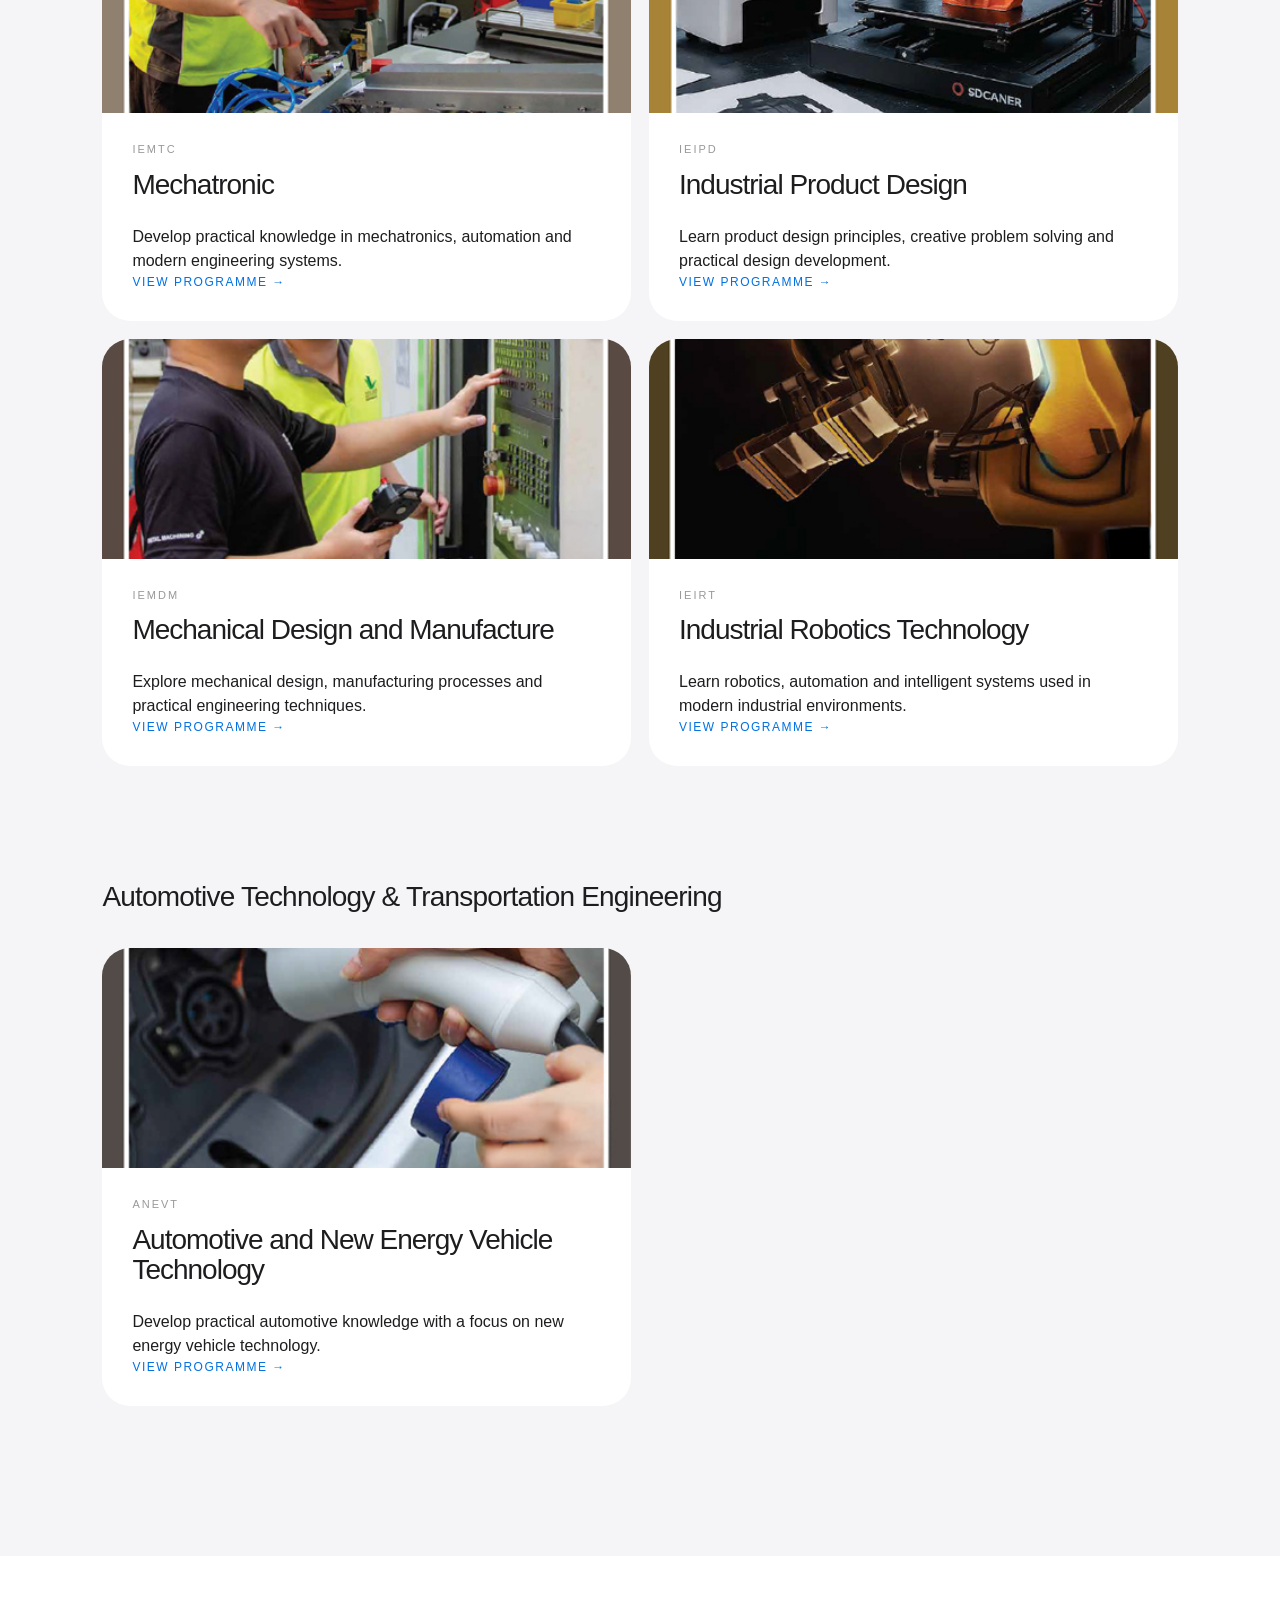
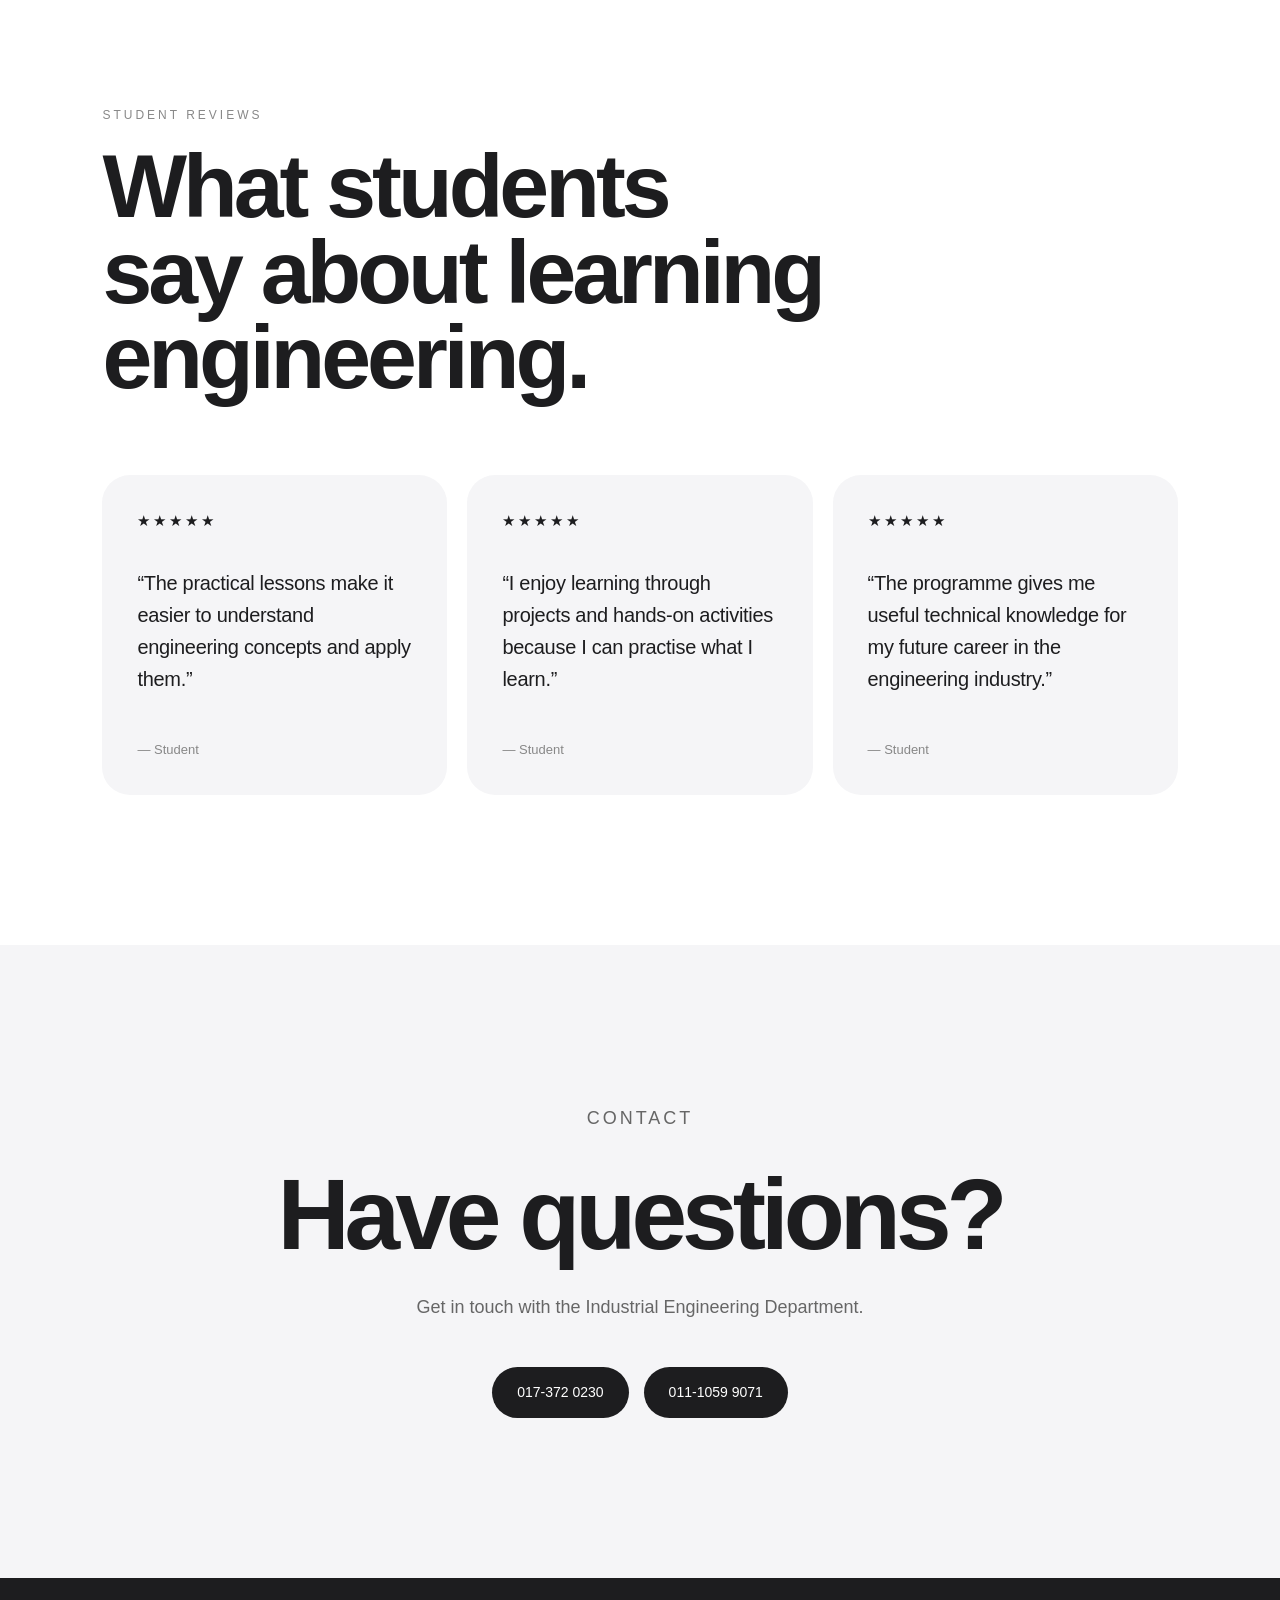
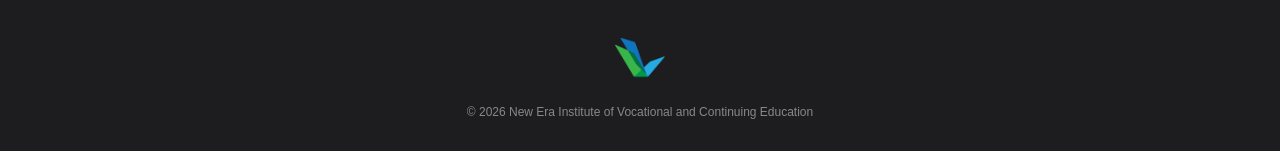
<file: htlm - departments 2/industrial-engineering.html>
<!DOCTYPE html>
<html lang="en">

<head>
    <meta charset="UTF-8">
    <meta name="viewport" content="width=device-width, initial-scale=1.0">

    <title>Industrial Engineering | NEIVCE</title>

    <link rel="icon" type="image/png"
        href="../images/icon.png">

    <link rel="stylesheet"
        href="../style/style.css">
</head>

<body>

    <!-- =========================
         NAVIGATION
    ========================== -->

    <header class="department-nav">

        <a href="../index.html" class="department-logo">

            <img
                src="../images/icon.png"
                alt="NEIVCE">

        </a>

        <nav class="department-links">

            <a href="#about">
                ABOUT
            </a>

            <a href="#programmes">
                PROGRAMMES
            </a>

            <a href="#reviews">
                REVIEWS
            </a>

            <a href="#contact">
                CONTACT
            </a>

        </nav>

    </header>


    <main>

        <!-- =========================
             HERO
        ========================== -->

        <section
            class="department-hero engineering-hero"
            id="about">

            <div class="department-hero-content">

                <p class="department-label">
                    NEIVCE · DEPARTMENT
                </p>

                <h1>
                    Industrial<br>
                    Engineering
                </h1>

                <p class="department-hero-text">
                    Build practical engineering skills through
                    mechatronics, product design, manufacturing,
                    robotics and automotive technology.
                </p>

                <a
                    href="#programmes"
                    class="department-scroll">

                    EXPLORE PROGRAMMES

                    <span>↓</span>

                </a>

            </div>

        </section>


        <!-- =========================
             PROGRAMMES
        ========================== -->

        <section
            class="department-programmes"
            id="programmes">

            <div class="department-section-heading">

                <p class="department-small-title">
                    PROGRAMMES
                </p>

                <h2>
                    Learn engineering.<br>
                    Build the future.
                </h2>

                <p>
                    Explore practical engineering programmes
                    designed to develop technical skills for
                    modern industries.
                </p>

            </div>


            <!-- =========================
                 INDUSTRIAL ENGINEERING
            ========================== -->

            <div class="programme-category">

                <h3>
                    Industrial Engineering
                </h3>

                <div class="programme-grid">


                    <!-- MECHATRONIC -->

                    <article class="programme-card">

                        <div class="programme-image">

                            <img
                                src="../de 4/D1.jpg"
                                alt="Mechatronic">

                        </div>

                        <div class="programme-content">

                            <span class="programme-code">
                                IEMTC
                            </span>

                            <h4>
                                Mechatronic
                            </h4>

                            <p>
                                Develop practical knowledge in
                                mechatronics, automation and
                                modern engineering systems.
                            </p>

                            <a href="https://www.neivce.edu.my/wp-content/uploads/2025/08/2562_IEMTC_OL_LR-copy.pdf" target="_blank">
                                VIEW PROGRAMME →
                            </a>

                        </div>

                    </article>


                    <!-- INDUSTRIAL PRODUCT DESIGN -->

                    <article class="programme-card">

                        <div class="programme-image">

                            <img
                                src="../de 4/D2.jpg"
                                alt="Industrial Product Design">

                        </div>

                        <div class="programme-content">

                            <span class="programme-code">
                                IEIPD
                            </span>

                            <h4>
                                Industrial Product Design
                            </h4>

                            <p>
                                Learn product design principles,
                                creative problem solving and
                                practical design development.
                            </p>

                            <a href="https://www.neivce.edu.my/wp-content/uploads/2025/08/2563_IEIPD_OL_LR-copy.pdf" target="_blank">
                                VIEW PROGRAMME →
                            </a>

                        </div>

                    </article>


                    <!-- MECHANICAL DESIGN -->

                    <article class="programme-card">

                        <div class="programme-image">

                            <img
                                src="../de 4/D3.jpg"
                                alt="Mechanical Design and Manufacture">

                        </div>

                        <div class="programme-content">

                            <span class="programme-code">
                                IEMDM
                            </span>

                            <h4>
                                Mechanical Design and Manufacture
                            </h4>

                            <p>
                                Explore mechanical design,
                                manufacturing processes and
                                practical engineering techniques.
                            </p>

                            <a href="https://www.neivce.edu.my/wp-content/uploads/2025/08/2561_IEMDM_OL_LR-copy.pdf" target="_blank">
                                VIEW PROGRAMME →
                            </a>

                        </div>

                    </article>


                    <!-- INDUSTRIAL ROBOTICS -->

                    <article class="programme-card">

                        <div class="programme-image">

                            <img
                                src="../de 4/D4.jpg"
                                alt="Industrial Robotics Technology">

                        </div>

                        <div class="programme-content">

                            <span class="programme-code">
                                IEIRT
                            </span>

                            <h4>
                                Industrial Robotics Technology
                            </h4>

                            <p>
                                Learn robotics, automation and
                                intelligent systems used in
                                modern industrial environments.
                            </p>

                            <a href="https://www.neivce.edu.my/wp-content/uploads/2025/08/2564_IEIRT_OL_LR-copy.pdf" target="_blank">
                                VIEW PROGRAMME →
                            </a>

                        </div>

                    </article>


                </div>

            </div>


            <!-- =========================
                 AUTOMOTIVE
            ========================== -->

            <div class="programme-category">

                <h3>
                    Automotive Technology
                    &amp; Transportation Engineering
                </h3>

                <div class="programme-grid">


                    <!-- AUTOMOTIVE -->

                    <article class="programme-card">

                        <div class="programme-image">

                            <img
                                src="../de 4/D5.jpg"
                                alt="Automotive and New Energy Vehicle Technology">

                        </div>

                        <div class="programme-content">

                            <span class="programme-code">
                                ANEVT
                            </span>

                            <h4>
                                Automotive and New Energy
                                Vehicle Technology
                            </h4>

                            <p>
                                Develop practical automotive
                                knowledge with a focus on new
                                energy vehicle technology.
                            </p>

                            <a href="https://www.neivce.edu.my/wp-content/uploads/2025/08/2565_ANEVT_OL_LR-copy.pdf" target="_blank">
                                VIEW PROGRAMME →
                            </a>

                        </div>

                    </article>


                </div>

            </div>

        </section>


        <!-- =========================
             STUDENT REVIEWS
        ========================== -->

        <section
            class="department-reviews"
            id="reviews">

            <div class="department-section-heading">

                <p class="department-small-title">
                    STUDENT REVIEWS
                </p>

                <h2>
                    What students<br>
                    say about learning engineering.
                </h2>

            </div>


            <div class="review-grid">


                <article class="review-card">

                    <div class="review-stars">
                        ★★★★★
                    </div>

                    <p>
                        “The practical lessons make it
                        easier to understand engineering
                        concepts and apply them.”
                    </p>

                    <span>
                        — Student
                    </span>

                </article>


                <article class="review-card">

                    <div class="review-stars">
                        ★★★★★
                    </div>

                    <p>
                        “I enjoy learning through projects
                        and hands-on activities because
                        I can practise what I learn.”
                    </p>

                    <span>
                        — Student
                    </span>

                </article>


                <article class="review-card">

                    <div class="review-stars">
                        ★★★★★
                    </div>

                    <p>
                        “The programme gives me useful
                        technical knowledge for my future
                        career in the engineering industry.”
                    </p>

                    <span>
                        — Student
                    </span>

                </article>


            </div>

        </section>


        <!-- =========================
             CONTACT
        ========================== -->

        <section
            class="department-contact"
            id="contact">

            <div class="contact-content">

                <p class="department-small-title">
                    CONTACT
                </p>

                <h2>
                    Have questions?
                </h2>

                <p>
                    Get in touch with the
                    Industrial Engineering Department.
                </p>


                <div class="contact-details">

                    <a href="tel:0173720230">
                        017-372 0230
                    </a>

                    <a href="tel:01110599071">
                        011-1059 9071
                    </a>

                </div>

            </div>

        </section>

    </main>


    <!-- =========================
         FOOTER
    ========================== -->

    <footer class="department-footer">

        <a href="../index.html">

            <img
                src="../images/icon.png"
                alt="NEIVCE">

        </a>

        <p>
            © 2026 New Era Institute of Vocational and
            Continuing Education
        </p>

    </footer>

        <script src="../style/style.js"></script>

</body>

</html>
</file>
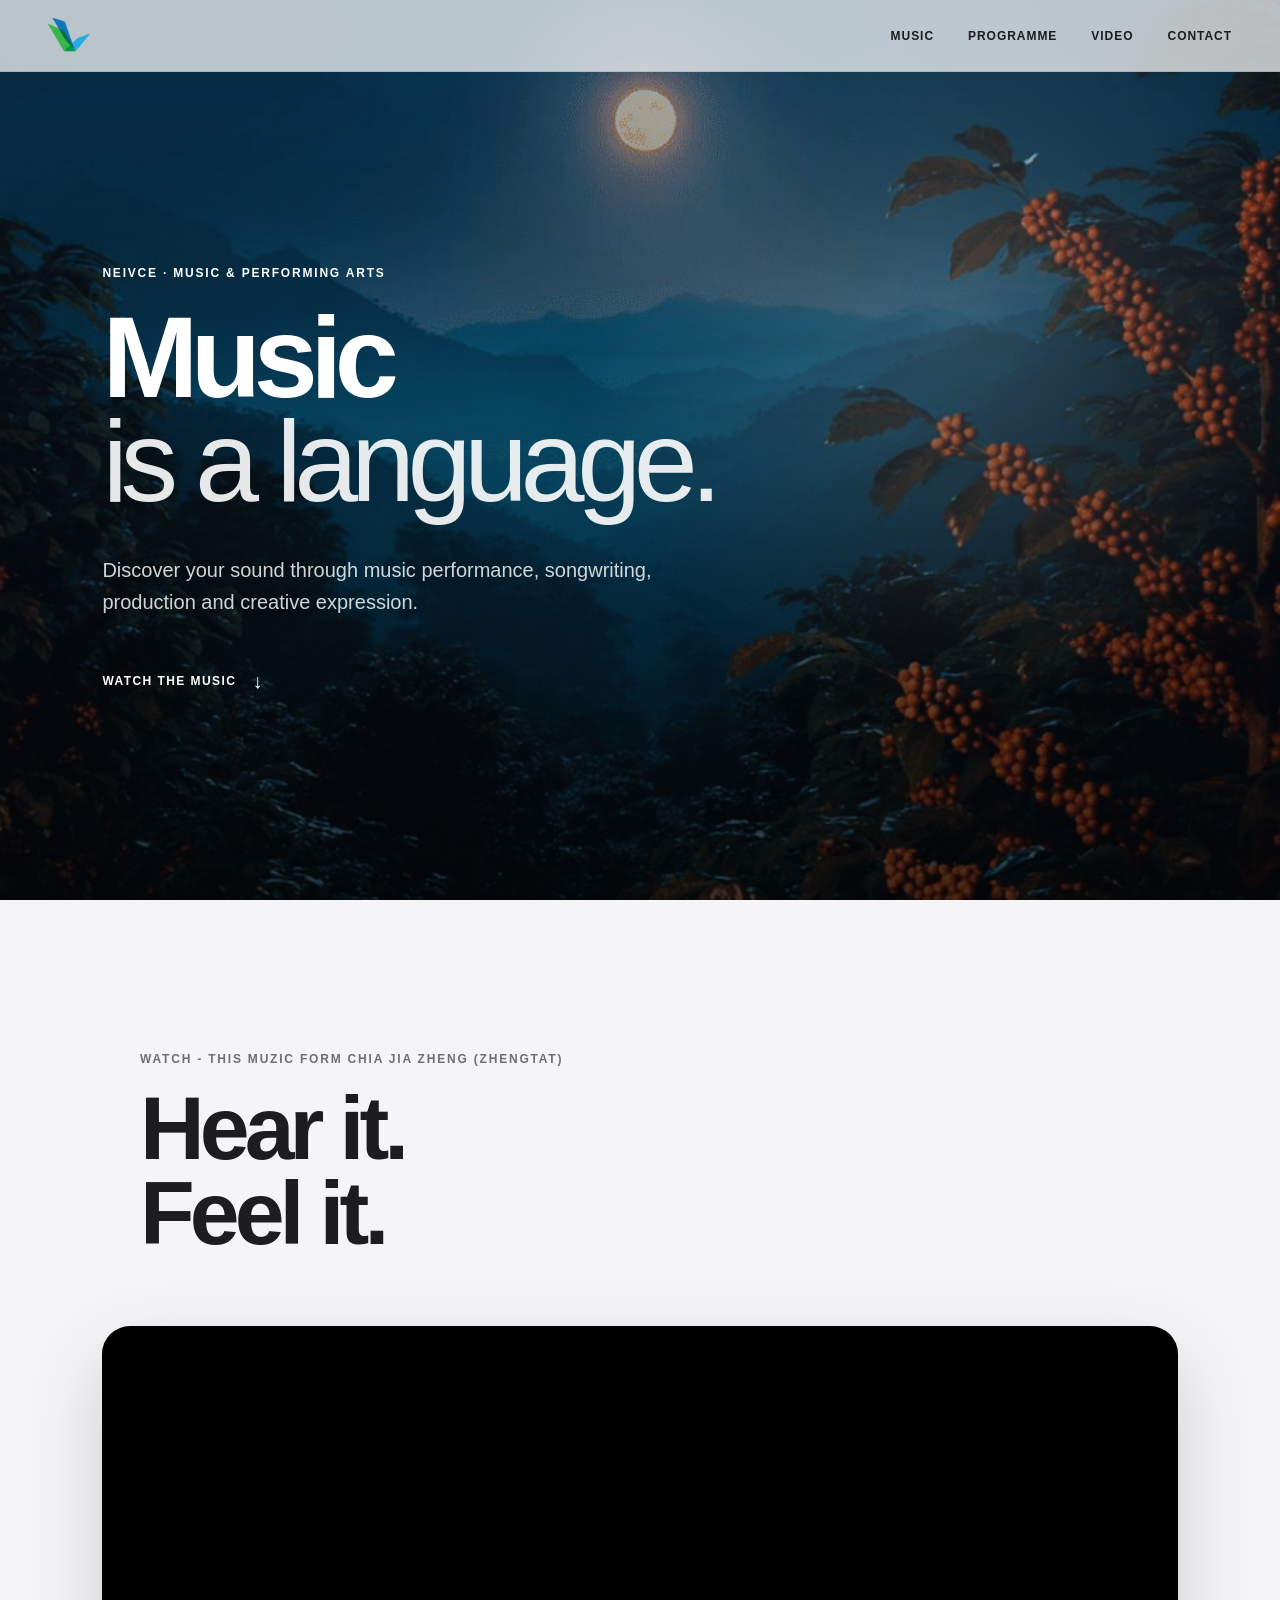
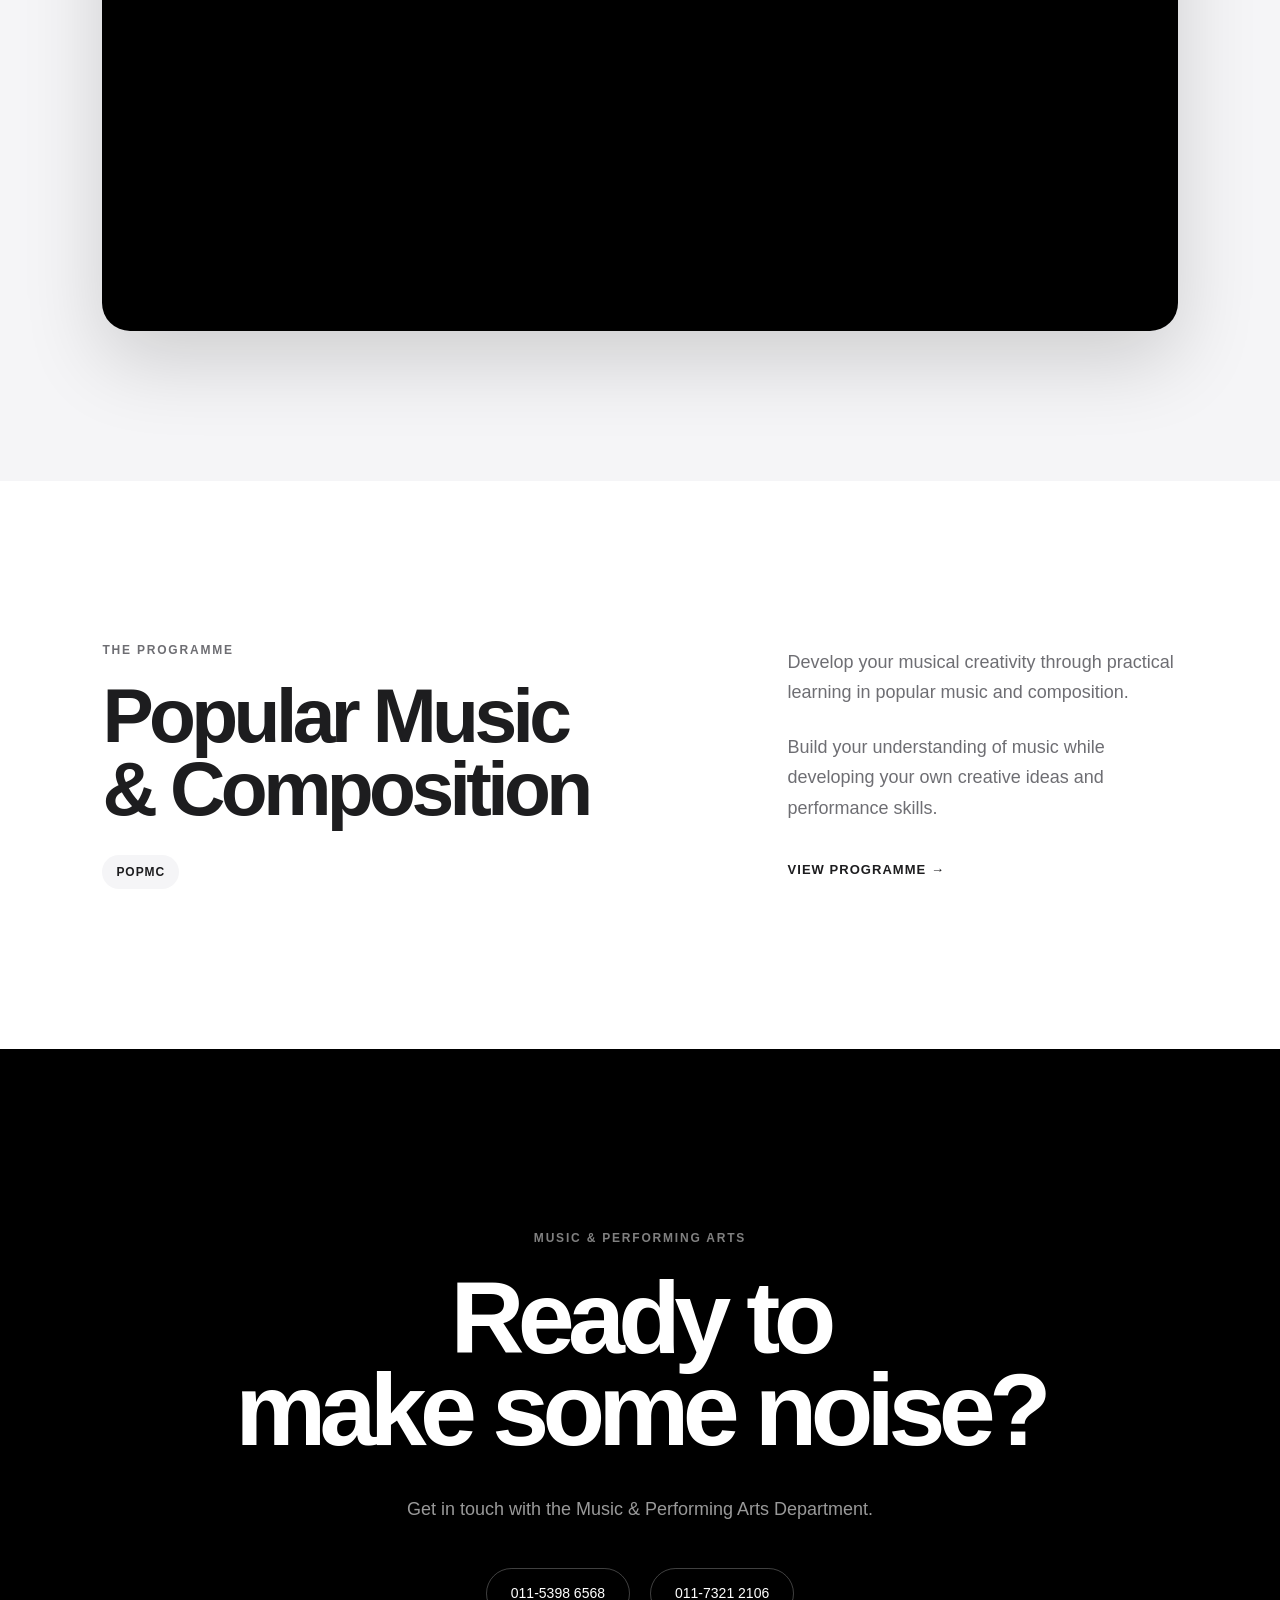
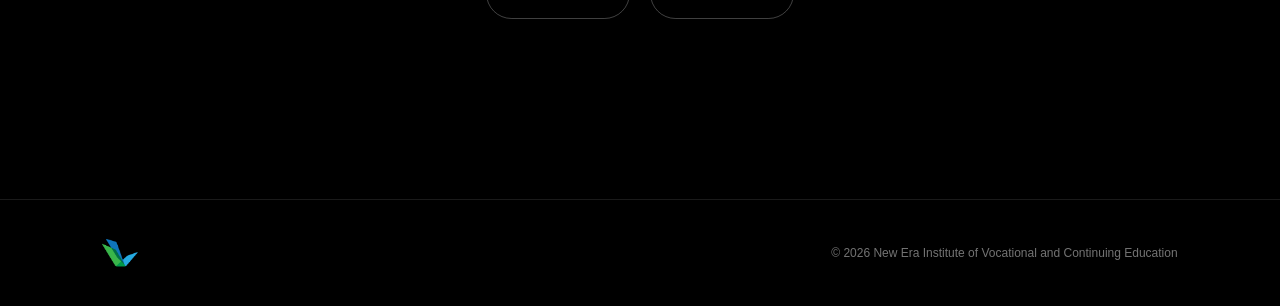
<file: htlm - departments 2/music.html>
<!DOCTYPE html>
<html lang="en">

<head>
    <meta charset="UTF-8">
    <meta name="viewport" content="width=device-width, initial-scale=1.0">

    <title>Music & Performing Arts | NEIVCE</title>

    <link rel="icon" type="image/png" href="../images/icon.png">
    <link rel="stylesheet" href="../style/style.css">
</head>

<body>

    <!-- =========================
         NAVIGATION
    ========================== -->

    <header class="music-nav">

        <a href="../index.html" class="music-logo">
            <img src="../images/icon.png" alt="NEIVCE">
        </a>

        <nav class="music-links">
            <a href="#music">MUSIC</a>
            <a href="#programme">PROGRAMME</a>
            <a href="#video">VIDEO</a>
            <a href="#contact">CONTACT</a>
        </nav>

    </header>


    <main>

        <!-- =========================
             HERO
        ========================== -->

        <section class="music-hero" id="music">

            <div class="music-hero-overlay"></div>

            <div class="music-hero-content">

                <p class="music-label">
                    NEIVCE · MUSIC & PERFORMING ARTS
                </p>

                <h1>
                    Music
                    <span>is a language.</span>
                </h1>

                <p class="music-hero-text">
                    Discover your sound through music performance,
                    songwriting, production and creative expression.
                </p>

                <a href="#video" class="music-explore">
                    WATCH THE MUSIC
                    <span>↓</span>
                </a>

            </div>

        </section>


        <!-- =========================
             YOUTUBE VIDEO
        ========================== -->

        <section class="music-video-section" id="video">

            <div class="music-video-heading">

                <p class="music-small-title">
                    WATCH - this muzic form chia jia zheng (zhengTAT)
                </p>

                <h2>
                    Hear it.<br>
                    Feel it.
                </h2>

            </div>


            <div class="music-video-wrapper">

                <!--
                    Replace VIDEO_ID with your YouTube video ID.

                    Example:
                    https://www.youtube.com/watch?v=ABC123

                    becomes:

                    https://www.youtube.com/embed/ABC123
                -->

                    <iframe
                        src="https://www.youtube.com/embed/aW2soIntgL0"
                        title="NEIVCE Music Programme"
                        frameborder="0"
                        allow="accelerometer; autoplay; clipboard-write; encrypted-media; gyroscope; picture-in-picture; web-share"
                        allowfullscreen>
                    </iframe>

            </div>

        </section>


        <!-- =========================
             PROGRAMME
        ========================== -->

        <section class="music-programme" id="programme">

            <div class="music-programme-inner">

                <div class="music-programme-text">

                    <p class="music-small-title">
                        THE PROGRAMME
                    </p>

                    <h2>
                        Popular Music<br>
                        & Composition
                    </h2>

                    <span class="music-code">
                        POPMC
                    </span>

                </div>


                <div class="music-programme-description">

                    <p>
                        Develop your musical creativity through
                        practical learning in popular music and
                        composition.
                    </p>

                    <p>
                        Build your understanding of music while
                        developing your own creative ideas and
                        performance skills.
                    </p>

                    <a href="https://www.neivce.edu.my/wp-content/uploads/2025/08/2571_POPMC_OL_LR-copy.pdf" class="music-programme-link">
                        VIEW PROGRAMME →
                    </a>

                </div>

            </div>

        </section>


        <!-- =========================
             CONTACT
        ========================== -->

        <section class="music-contact" id="contact">

            <div class="music-contact-content">

                <p class="music-small-title">
                    MUSIC & PERFORMING ARTS
                </p>

                <h2>
                    Ready to<br>
                    make some noise?
                </h2>

                <p>
                    Get in touch with the Music & Performing Arts
                    Department.
                </p>

                <div class="music-contact-details">

                    <a href="tel:01153986568">
                        011-5398 6568
                    </a>

                    <a href="tel:01173212106">
                        011-7321 2106
                    </a>

                </div>

            </div>

        </section>

    </main>


    <!-- =========================
         FOOTER
    ========================== -->

    <footer class="music-footer">

        <a href="../index.html">

            <img
                src="../images/icon.png"
                alt="NEIVCE">

        </a>

        <p>
            © 2026 New Era Institute of Vocational and Continuing Education
        </p>

    </footer>

    <script src="../style/style.js"></script>

</body>

</html>
</file>
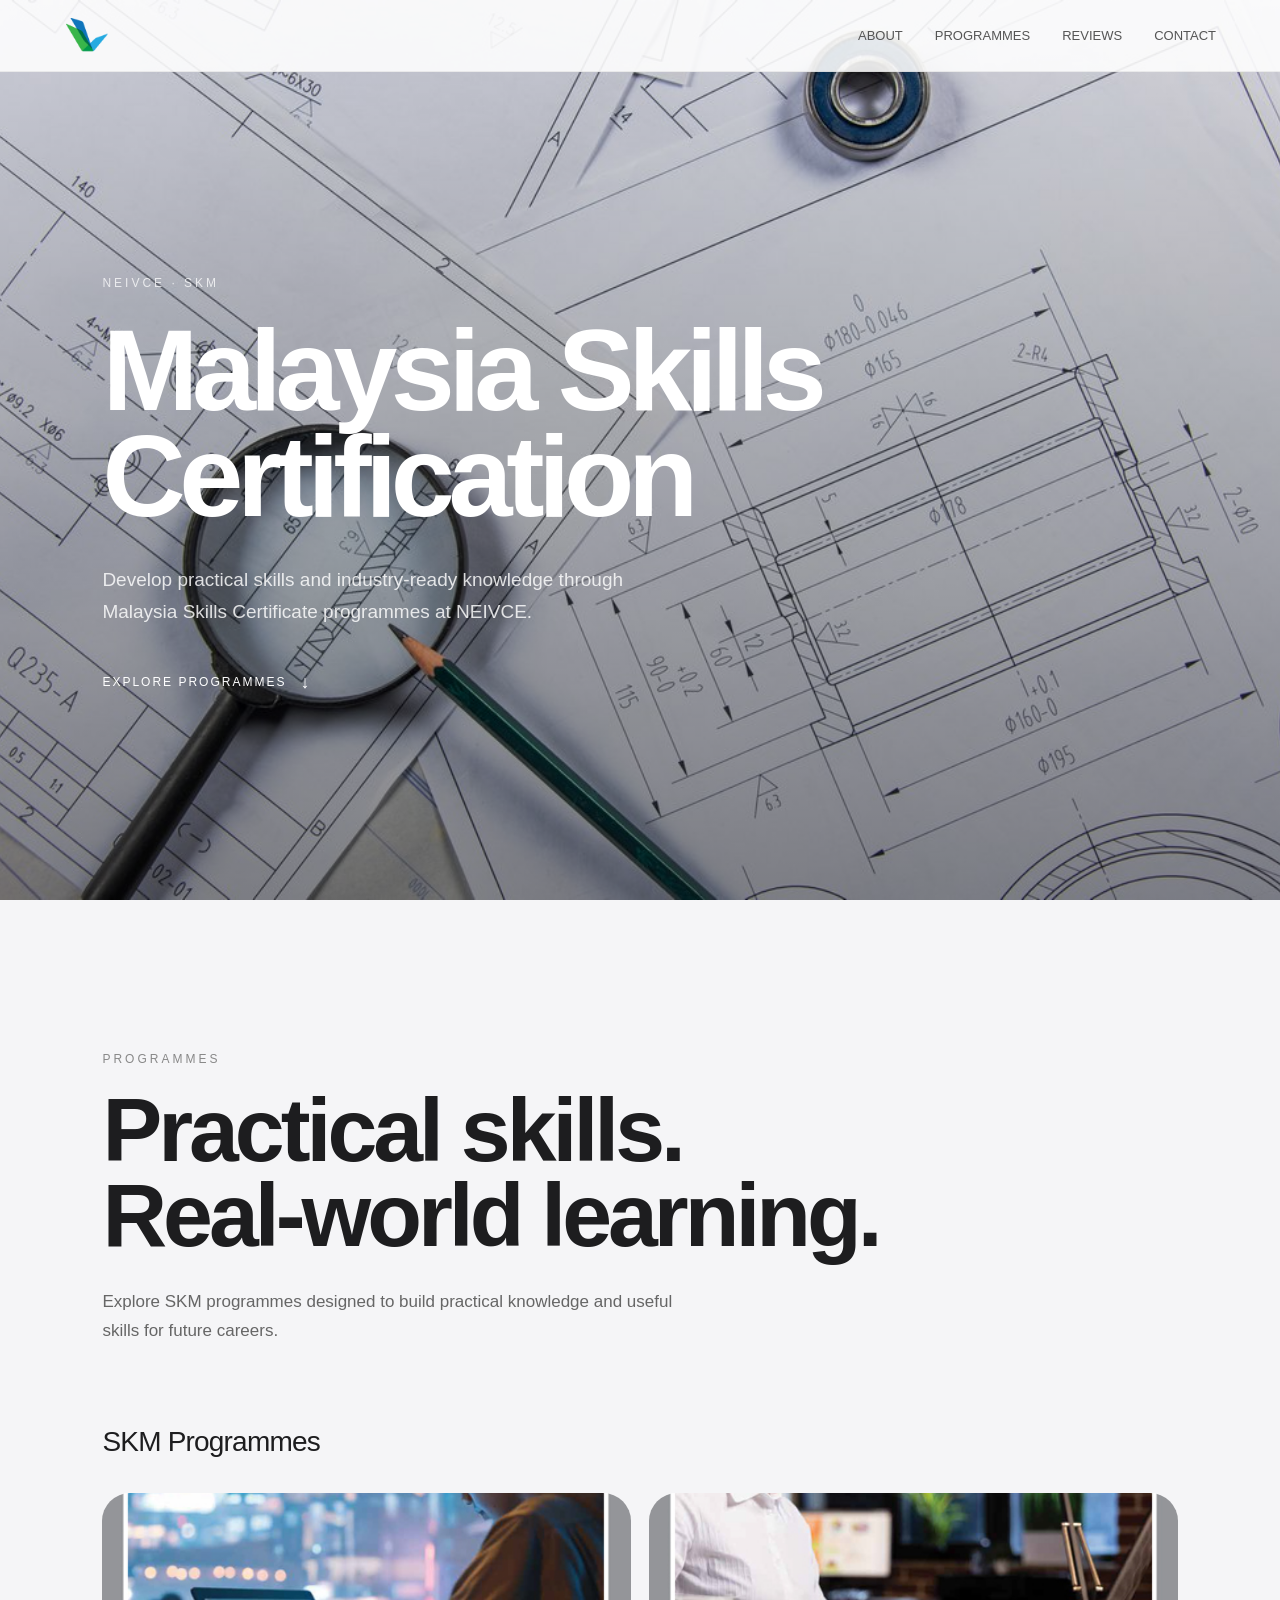
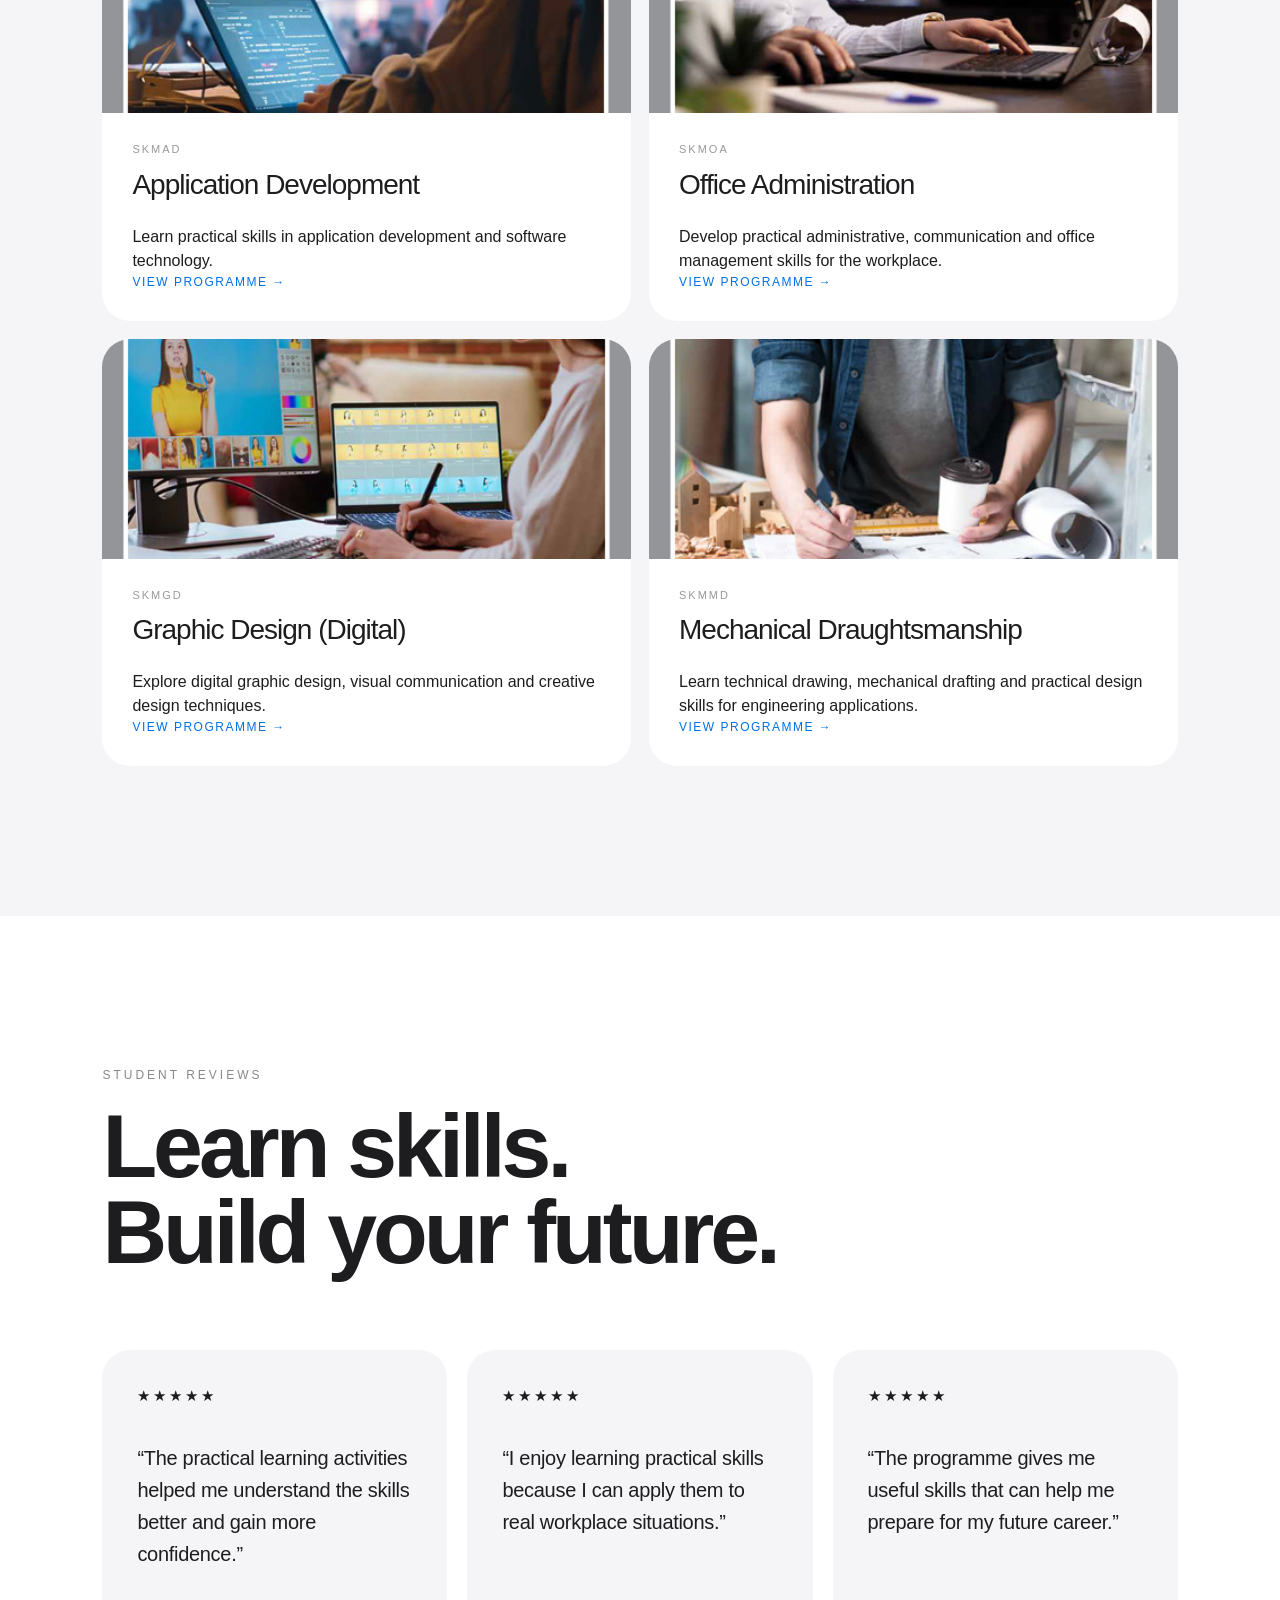
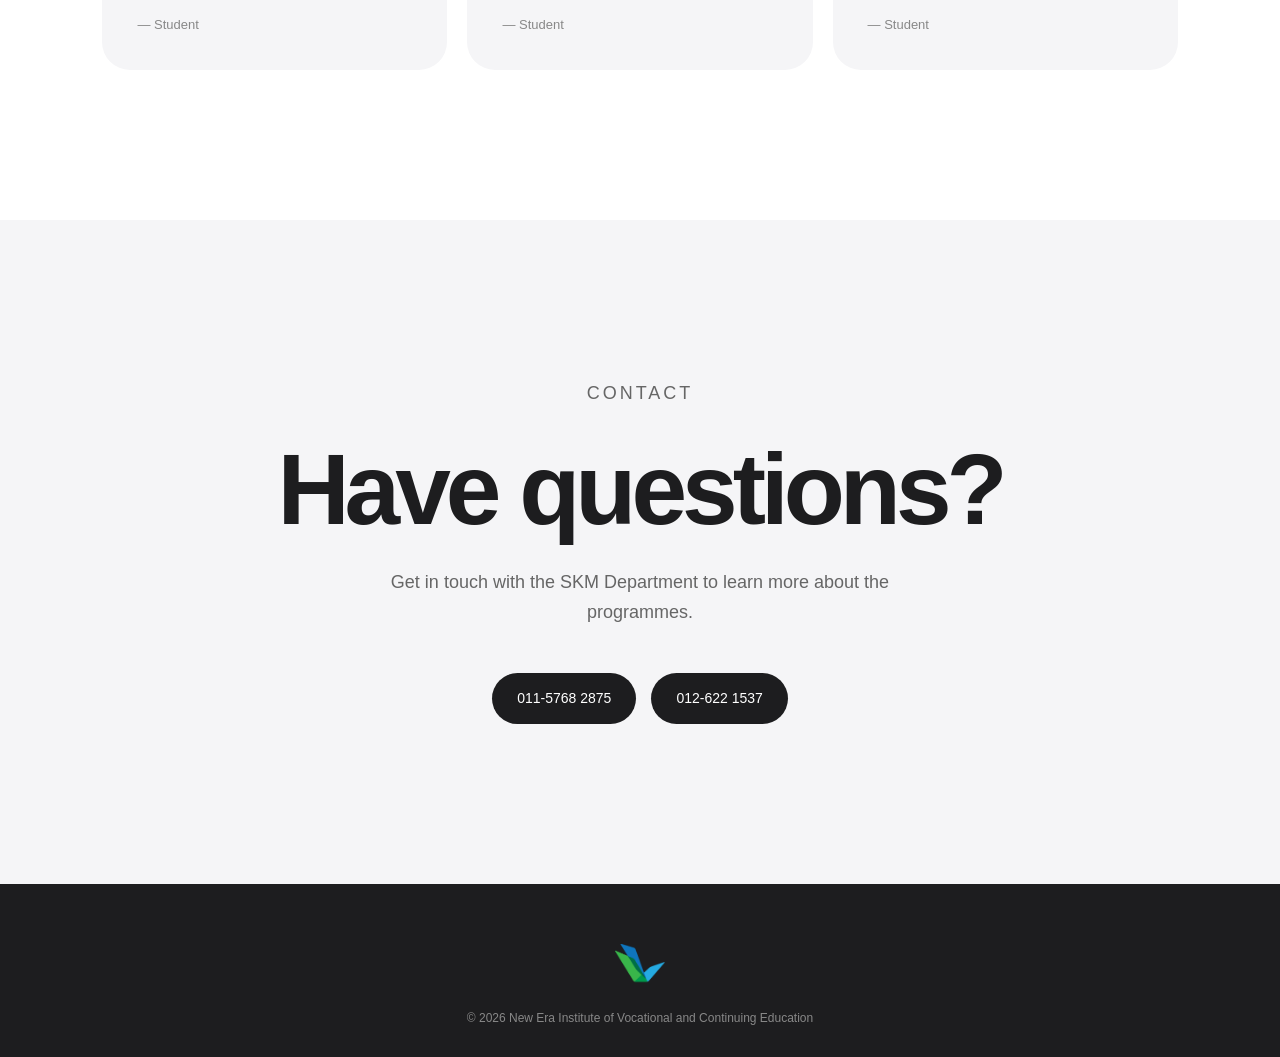
<file: htlm - departments 2/skm.html>
<!DOCTYPE html>
<html lang="en">

<head>
    <meta charset="UTF-8">
    <meta name="viewport" content="width=device-width, initial-scale=1.0">

    <title>SKM | NEIVCE</title>

    <link rel="icon" type="image/png"
        href="../images/icon.png">

    <link rel="stylesheet"
        href="../style/style.css">
</head>

<body>

    <!-- =========================
         NAVIGATION
    ========================== -->

    <header class="department-nav">

        <a href="../index.html" class="department-logo">

            <img
                src="../images/icon.png"
                alt="NEIVCE">

        </a>

        <nav class="department-links">

            <a href="#about">
                ABOUT
            </a>

            <a href="#programmes">
                PROGRAMMES
            </a>

            <a href="#reviews">
                REVIEWS
            </a>

            <a href="#contact">
                CONTACT
            </a>

        </nav>

    </header>


    <main>

        <!-- =========================
             HERO
        ========================== -->

        <section
            class="department-hero skm-hero"
            id="about">

            <div class="department-hero-content">

                <p class="department-label">
                    NEIVCE · SKM
                </p>

                <h1>
                    Malaysia Skills<br>
                    Certification
                </h1>

                <p class="department-hero-text">
                    Develop practical skills and industry-ready
                    knowledge through Malaysia Skills Certificate
                    programmes at NEIVCE.
                </p>

                <a
                    href="#programmes"
                    class="department-scroll">

                    EXPLORE PROGRAMMES

                    <span>↓</span>

                </a>

            </div>

        </section>


        <!-- =========================
             PROGRAMMES
        ========================== -->

        <section
            class="department-programmes"
            id="programmes">

            <div class="department-section-heading">

                <p class="department-small-title">
                    PROGRAMMES
                </p>

                <h2>
                    Practical skills.<br>
                    Real-world learning.
                </h2>

                <p>
                    Explore SKM programmes designed to build
                    practical knowledge and useful skills for
                    future careers.
                </p>

            </div>


            <!-- SKM PROGRAMMES -->

            <div class="programme-category">

                <h3>
                    SKM Programmes
                </h3>

                <div class="programme-grid">


                    <!-- APPLICATION DEVELOPMENT -->

                    <article class="programme-card">

                        <div class="programme-image">

                            <img
                                src="../de 5/D1.jpg"
                                alt="Application Development">

                        </div>

                        <div class="programme-content">

                            <span class="programme-code">
                                SKMAD
                            </span>

                            <h4>
                                Application Development
                            </h4>

                            <p>
                                Learn practical skills in application
                                development and software technology.
                            </p>

                            <a href="https://www.neivce.edu.my/wp-content/uploads/2026/04/2581_SKMAD.pdf" target="_blank">
                                VIEW PROGRAMME →
                            </a>

                        </div>

                    </article>


                    <!-- OFFICE ADMINISTRATION -->

                    <article class="programme-card">

                        <div class="programme-image">

                            <img
                                src="../de 5/D2.jpg"
                                alt="Office Administration">

                        </div>

                        <div class="programme-content">

                            <span class="programme-code">
                                SKMOA
                            </span>

                            <h4>
                                Office Administration
                            </h4>

                            <p>
                                Develop practical administrative,
                                communication and office management
                                skills for the workplace.
                            </p>

                            <a href="https://www.neivce.edu.my/wp-content/uploads/2026/04/2583_SKMOA.pdf" target="_blank">
                                VIEW PROGRAMME →
                            </a>

                        </div>

                    </article>


                    <!-- GRAPHIC DESIGN -->

                    <article class="programme-card">

                        <div class="programme-image">

                            <img
                                src="../de 5/D3.jpg"
                                alt="Graphic Design Digital">

                        </div>

                        <div class="programme-content">

                            <span class="programme-code">
                                SKMGD
                            </span>

                            <h4>
                                Graphic Design (Digital)
                            </h4>

                            <p>
                                Explore digital graphic design,
                                visual communication and creative
                                design techniques.
                            </p>

                            <a href="https://www.neivce.edu.my/wp-content/uploads/2026/04/2582_SKMGD.pdf" target="_blank">
                                VIEW PROGRAMME →
                            </a>

                        </div>

                    </article>


                    <!-- MECHANICAL DRAUGHTSMANSHIP -->

                    <article class="programme-card">

                        <div class="programme-image">

                            <img
                                src="../de 5/D4.jpg"
                                alt="Mechanical Draughtsmanship">

                        </div>

                        <div class="programme-content">

                            <span class="programme-code">
                                SKMMD
                            </span>

                            <h4>
                                Mechanical Draughtsmanship
                            </h4>

                            <p>
                                Learn technical drawing, mechanical
                                drafting and practical design skills
                                for engineering applications.
                            </p>

                            <a href="https://www.neivce.edu.my/wp-content/uploads/2026/04/2584_SKMMD.pdf" target="_blank">
                                VIEW PROGRAMME →
                            </a>

                        </div>

                    </article>


                </div>

            </div>

        </section>


        <!-- =========================
             STUDENT REVIEWS
        ========================== -->

        <section
            class="department-reviews"
            id="reviews">

            <div class="department-section-heading">

                <p class="department-small-title">
                    STUDENT REVIEWS
                </p>

                <h2>
                    Learn skills.<br>
                    Build your future.
                </h2>

            </div>


            <div class="review-grid">


                <article class="review-card">

                    <div class="review-stars">
                        ★★★★★
                    </div>

                    <p>
                        “The practical learning activities
                        helped me understand the skills better
                        and gain more confidence.”
                    </p>

                    <span>
                        — Student
                    </span>

                </article>


                <article class="review-card">

                    <div class="review-stars">
                        ★★★★★
                    </div>

                    <p>
                        “I enjoy learning practical skills
                        because I can apply them to real
                        workplace situations.”
                    </p>

                    <span>
                        — Student
                    </span>

                </article>


                <article class="review-card">

                    <div class="review-stars">
                        ★★★★★
                    </div>

                    <p>
                        “The programme gives me useful skills
                        that can help me prepare for my
                        future career.”
                    </p>

                    <span>
                        — Student
                    </span>

                </article>


            </div>

        </section>


        <!-- =========================
             CONTACT
        ========================== -->

        <section
            class="department-contact"
            id="contact">

            <div class="contact-content">

                <p class="department-small-title">
                    CONTACT
                </p>

                <h2>
                    Have questions?
                </h2>

                <p>
                    Get in touch with the SKM Department
                    to learn more about the programmes.
                </p>


                <div class="contact-details">

                    <a href="tel:01157682875">
                        011-5768 2875
                    </a>

                    <a href="tel:0126221537">
                        012-622 1537
                    </a>

                </div>

            </div>

        </section>

    </main>


    <!-- =========================
         FOOTER
    ========================== -->

    <footer class="department-footer">

        <a href="../index.html">

            <img
                src="../images/icon.png"
                alt="NEIVCE">

        </a>

        <p>
            © 2026 New Era Institute of Vocational and
            Continuing Education
        </p>

    </footer>

    <script src="../style/style.js"></script>

</body>

</html>
</file>
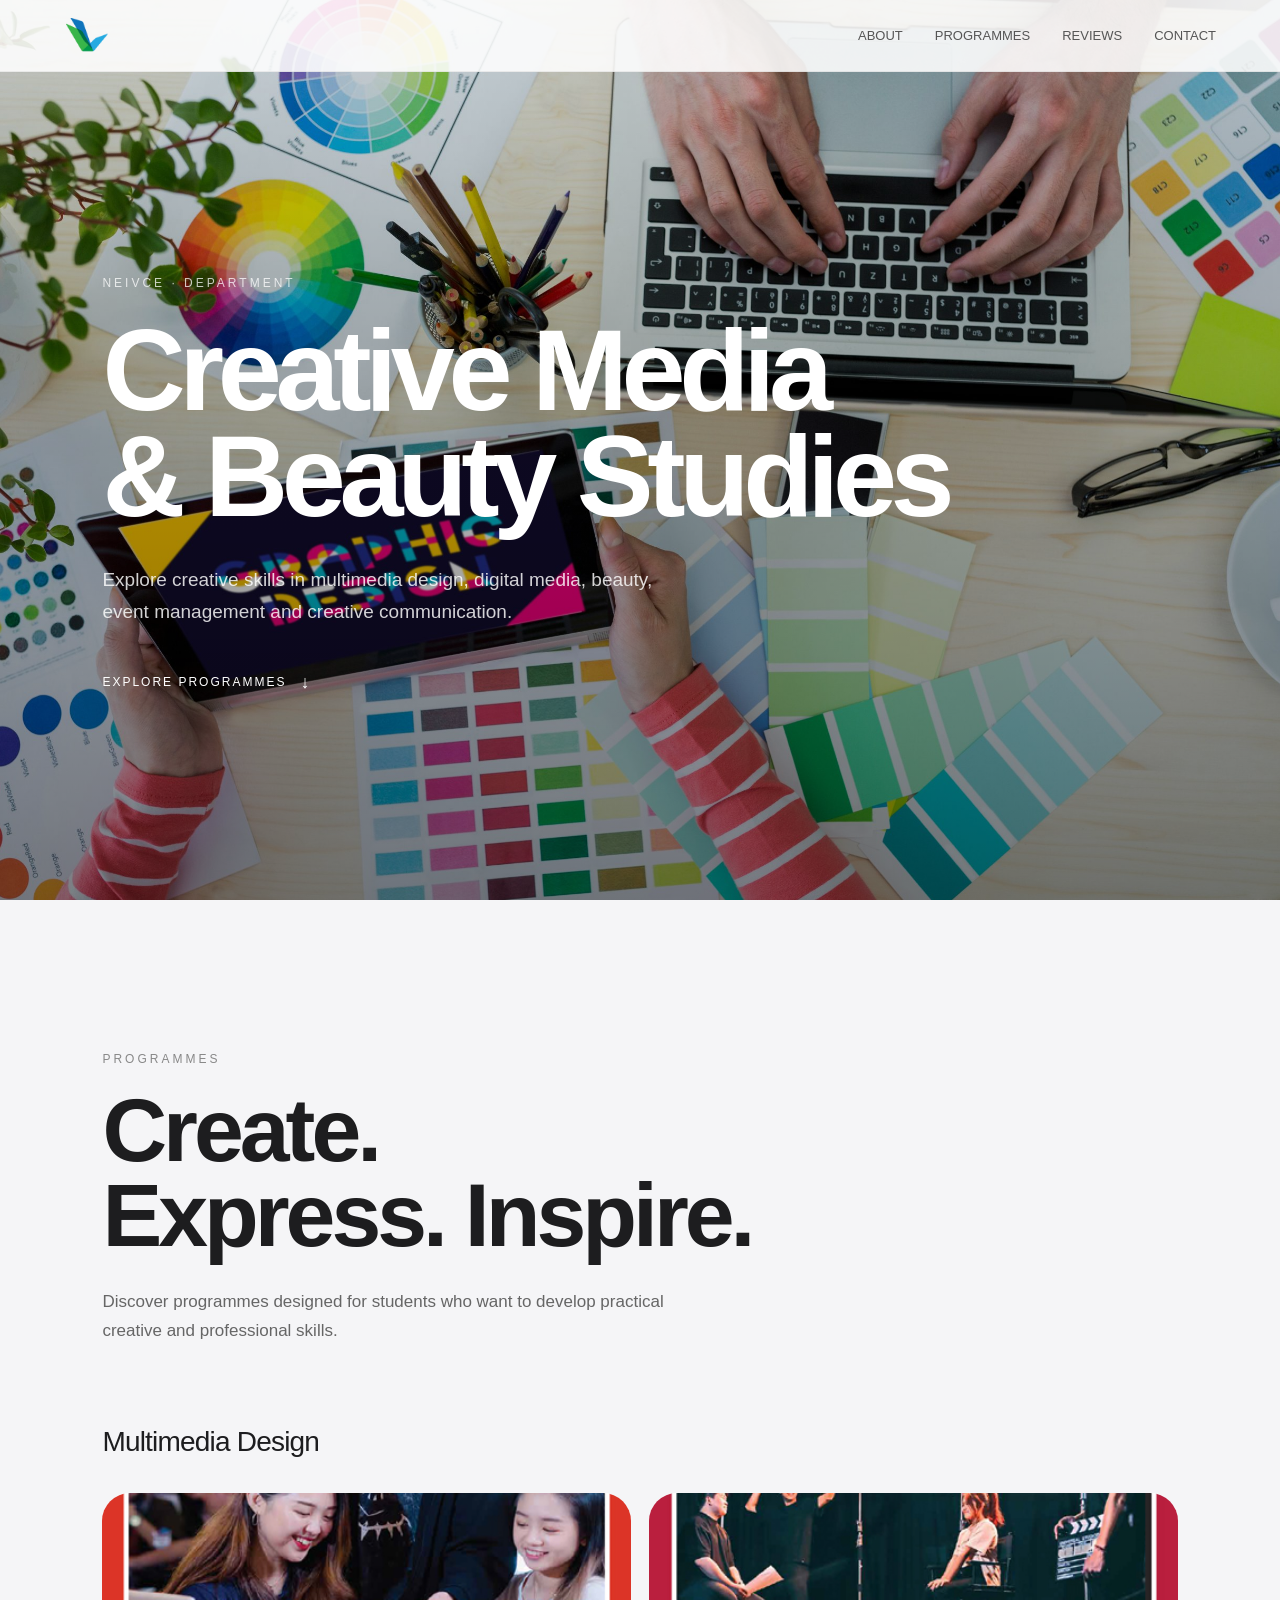
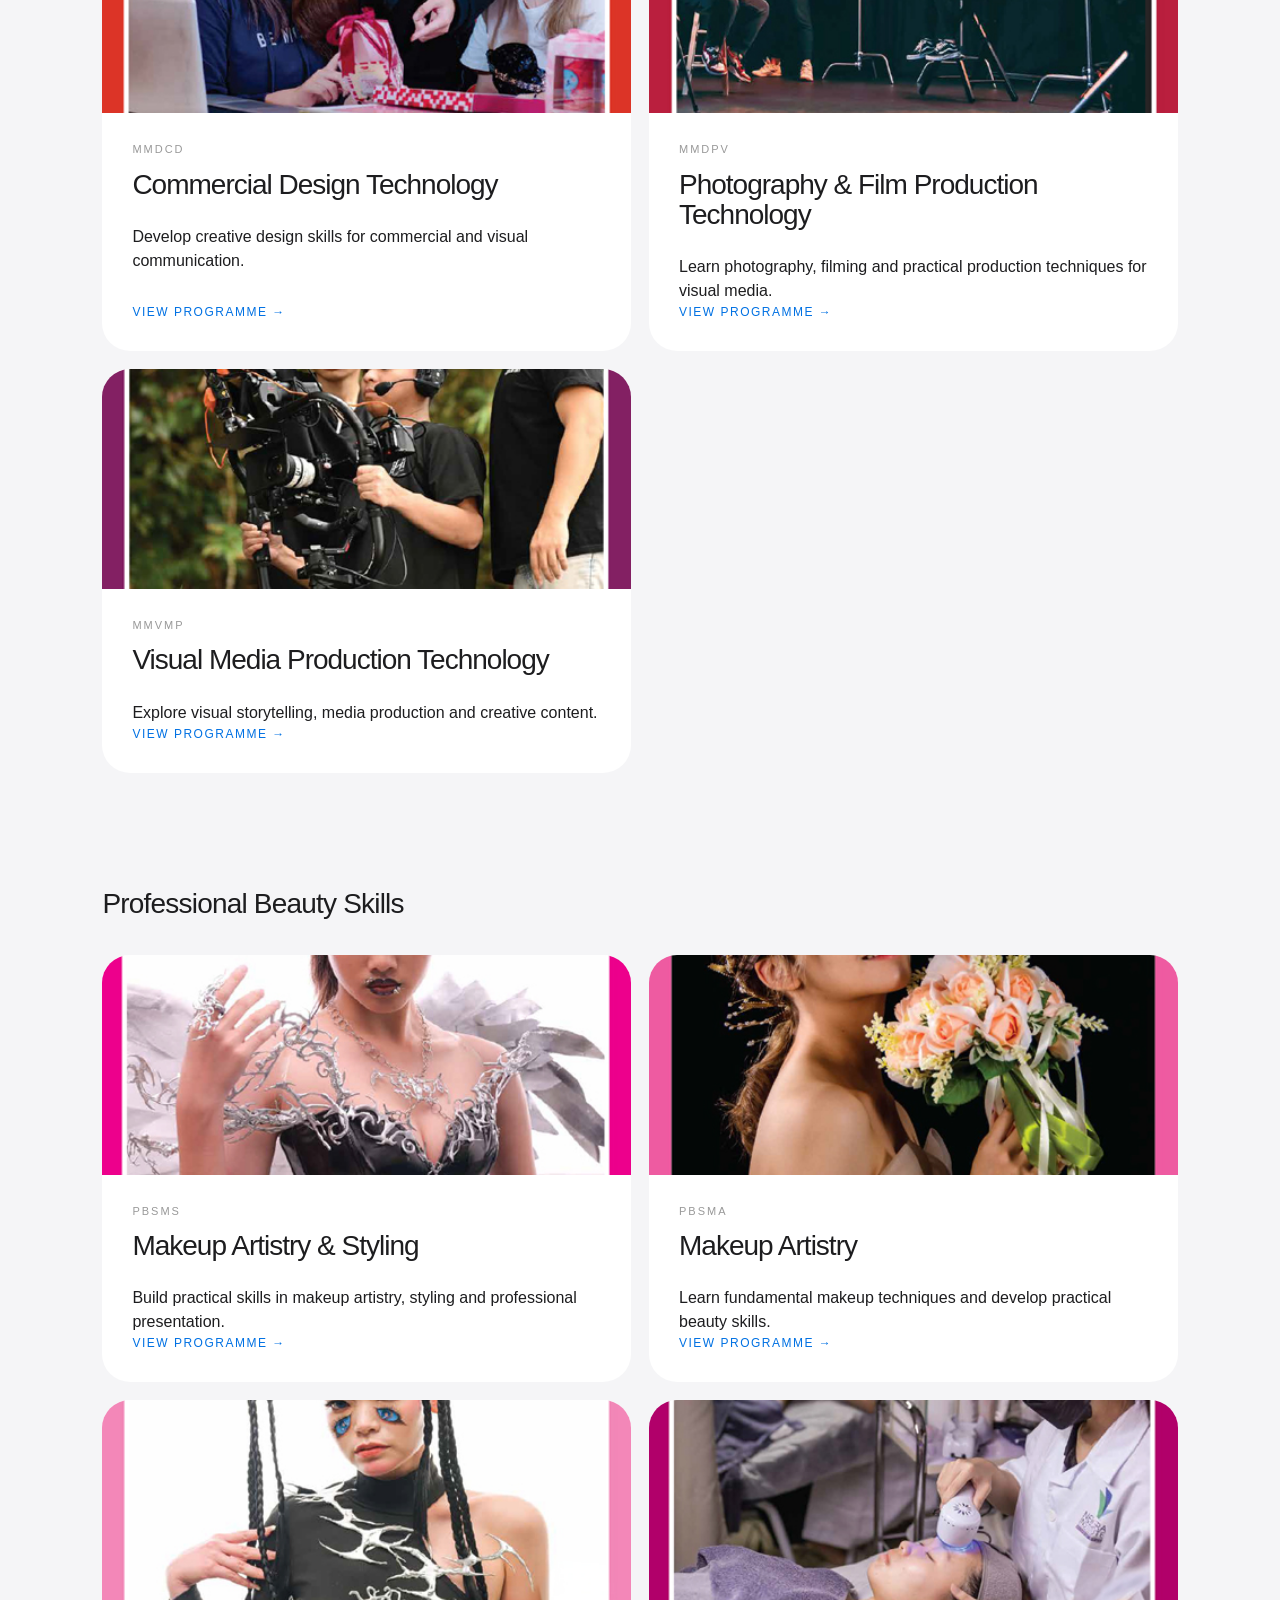
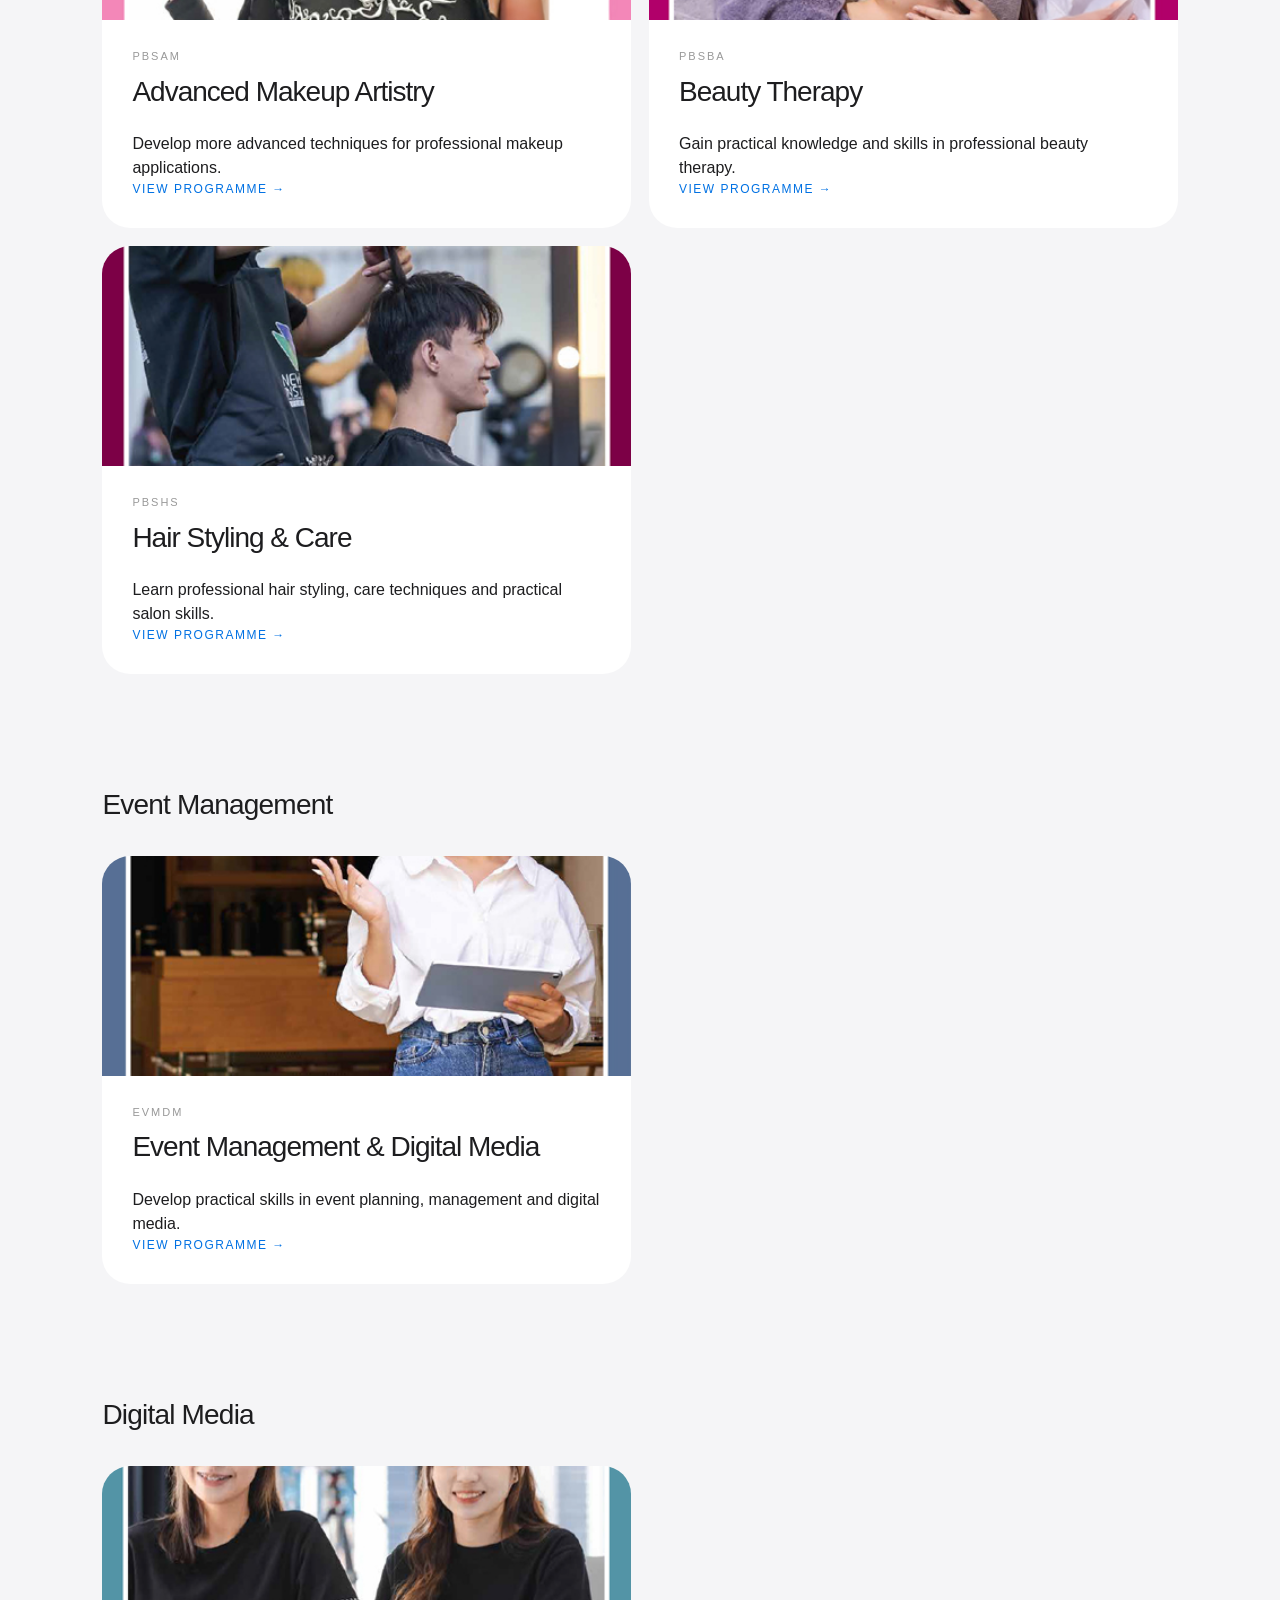
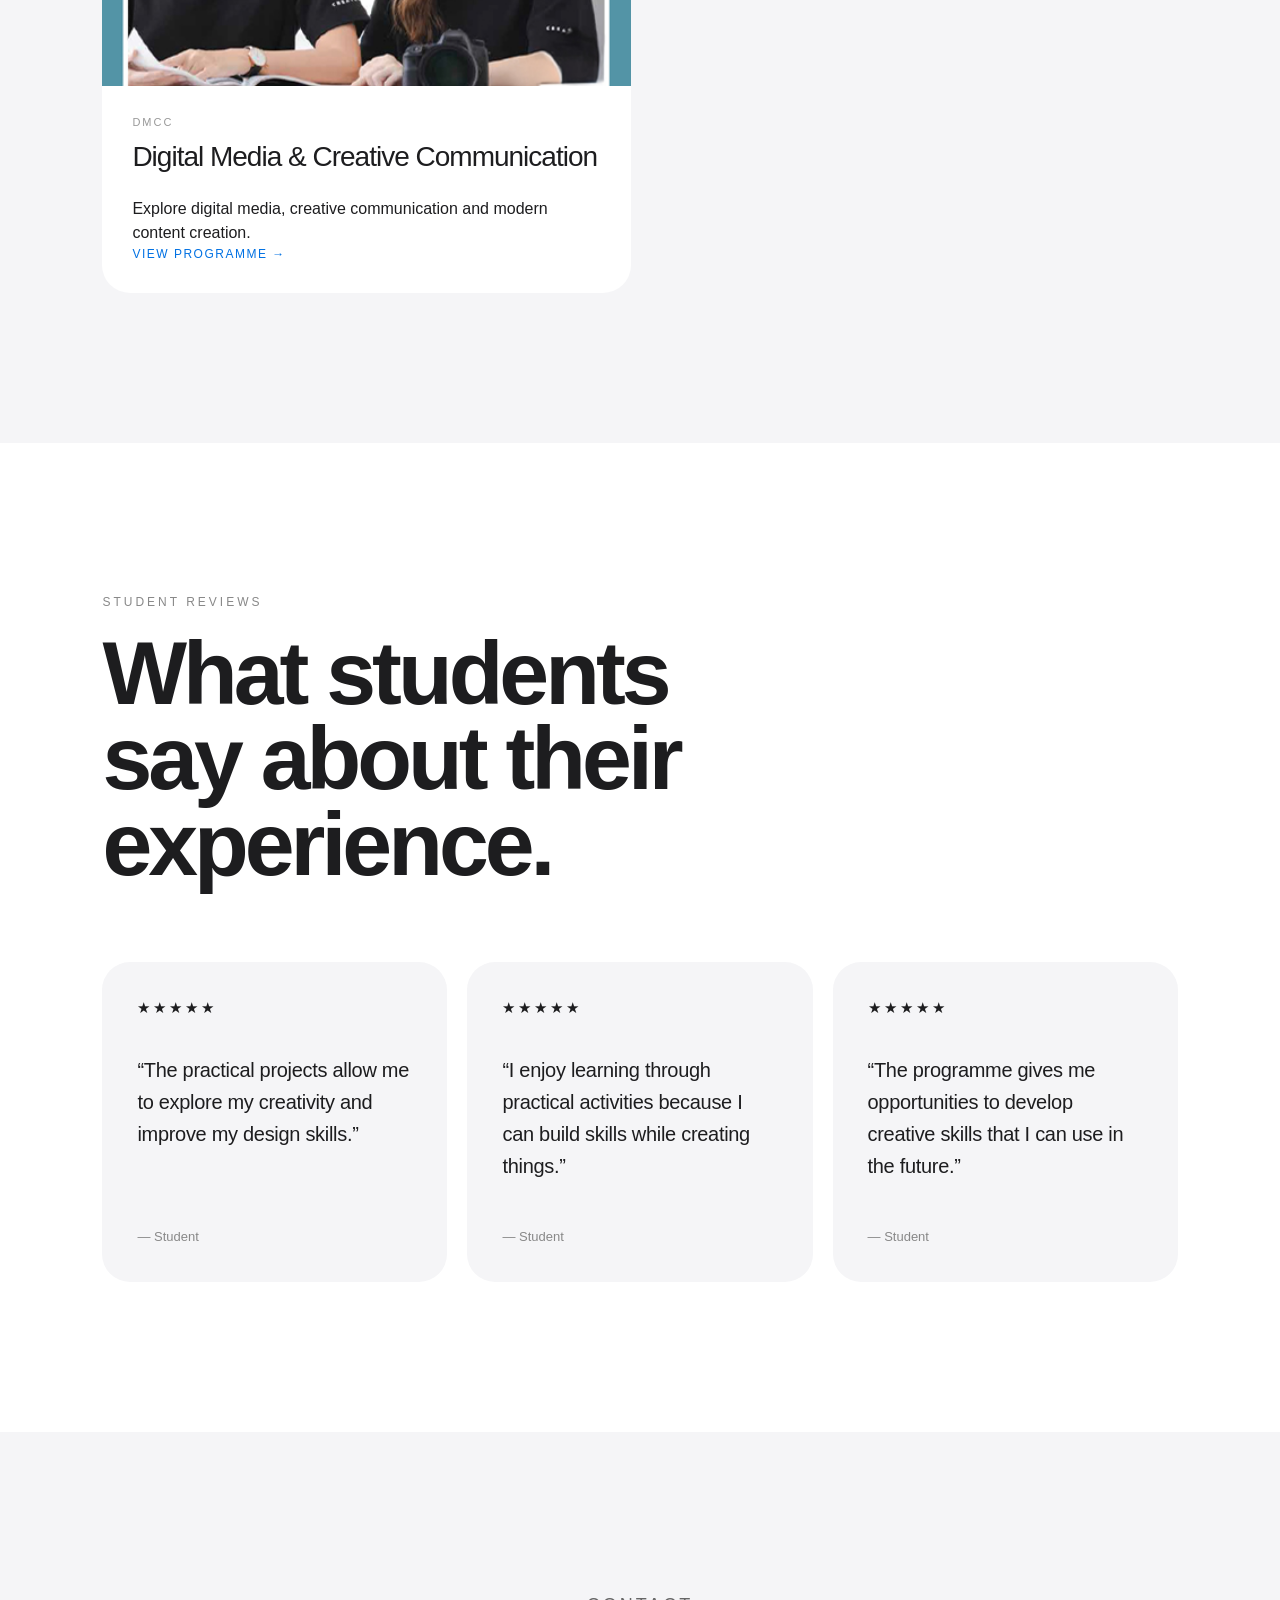
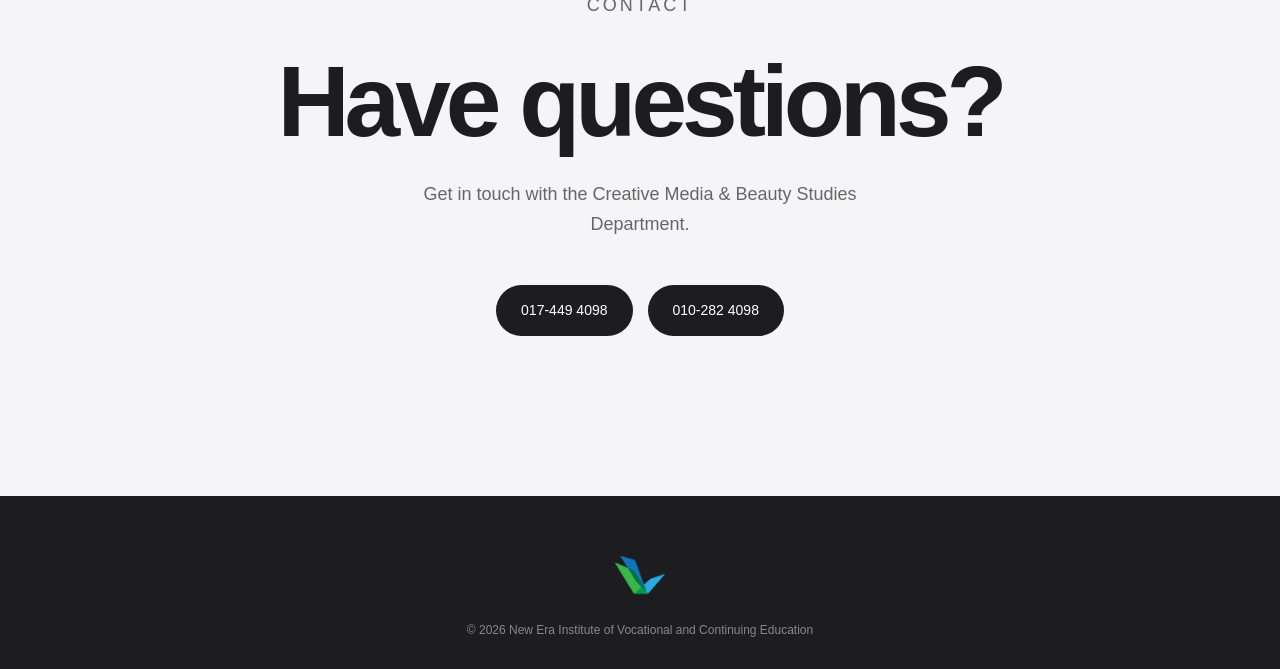
<file: html - departments/creative-media-beauty.html>
<!DOCTYPE html>
<html lang="en">

<head>
    <meta charset="UTF-8">
    <meta name="viewport" content="width=device-width, initial-scale=1.0">

    <title>Creative Media & Beauty Studies | NEIVCE</title>

    <link rel="icon" type="image/png" href="../images/icon.png">
    <link rel="stylesheet" href="../style/style.css">
</head>

<body>

    <!-- =========================
         NAVIGATION
    ========================== -->

    <header class="department-nav">

        <a href="../index.html" class="department-logo">
            <img src="../images/icon.png" alt="NEIVCE">
        </a>

        <nav class="department-links">
            <a href="#about">ABOUT</a>
            <a href="#programmes">PROGRAMMES</a>
            <a href="#reviews">REVIEWS</a>
            <a href="#contact">CONTACT</a>
        </nav>

    </header>


    <main>

        <!-- =========================
             HERO
        ========================== -->

        <section class="department-hero creative-hero" id="about">

            <div class="department-hero-content">

                <p class="department-label">
                    NEIVCE · DEPARTMENT
                </p>

                <h1>
                    Creative Media<br>
                    & Beauty Studies
                </h1>

                <p class="department-hero-text">
                    Explore creative skills in multimedia design,
                    digital media, beauty, event management and
                    creative communication.
                </p>

                <a href="#programmes" class="department-scroll">
                    EXPLORE PROGRAMMES
                    <span>↓</span>
                </a>

            </div>

        </section>


        <!-- =========================
             PROGRAMMES
        ========================== -->

        <section class="department-programmes" id="programmes">

            <div class="department-section-heading">

                <p class="department-small-title">
                    PROGRAMMES
                </p>

                <h2>
                    Create.<br>
                    Express. Inspire.
                </h2>

                <p>
                    Discover programmes designed for students who
                    want to develop practical creative and professional
                    skills.
                </p>

            </div>


            <!-- MULTIMEDIA DESIGN -->

            <div class="programme-category">

                <h3>
                    Multimedia Design
                </h3>

                <div class="programme-grid">


                    <article class="programme-card">

                        <div class="programme-image">
                            <img
                                src="../de 3/D1.jpg"
                                alt="Commercial Design Technology">
                        </div>

                        <div class="programme-content">

                            <span class="programme-code">
                                MMDCD
                            </span>

                            <h4>
                                Commercial Design Technology
                            </h4>

                            <p>
                                Develop creative design skills for
                                commercial and visual communication.
                            </p>

                            <a href="https://www.neivce.edu.my/wp-content/uploads/2025/08/2531_MMDCD_OL_LR-copy.pdf" target="_blank">
                                VIEW PROGRAMME →
                            </a>

                        </div>

                    </article>


                    <article class="programme-card">

                        <div class="programme-image">
                            <img
                                src="../de 3/D2.jpg"
                                alt="Photography and Film Production Technology">
                        </div>

                        <div class="programme-content">

                            <span class="programme-code">
                                MMDPV
                            </span>

                            <h4>
                                Photography & Film Production Technology
                            </h4>

                            <p>
                                Learn photography, filming and practical
                                production techniques for visual media.
                            </p>

                            <a href="https://www.neivce.edu.my/wp-content/uploads/2025/08/2532_MMDPV_OL_LR-copy.pdf" target="_blank">
                                VIEW PROGRAMME →
                            </a>

                        </div>

                    </article>


                    <article class="programme-card">

                        <div class="programme-image">
                            <img
                                src="../de 3/D3.jpg"
                                alt="Visual Media Production Technology">
                        </div>

                        <div class="programme-content">

                            <span class="programme-code">
                                MMVMP
                            </span>

                            <h4>
                                Visual Media Production Technology
                            </h4>

                            <p>
                                Explore visual storytelling, media
                                production and creative content.
                            </p>

                            <a href="https://www.neivce.edu.my/wp-content/uploads/2025/08/2534_MMVMP_OL_LR-copy.pdf" target="_blank">
                                VIEW PROGRAMME →
                            </a>

                        </div>

                    </article>

                </div>

            </div>


            <!-- PROFESSIONAL BEAUTY -->

            <div class="programme-category">

                <h3>
                    Professional Beauty Skills
                </h3>

                <div class="programme-grid">


                    <article class="programme-card">

                        <div class="programme-image">
                            <img
                                src="../de 3/D4.jpg"
                                alt="Makeup Artistry and Styling">
                        </div>

                        <div class="programme-content">

                            <span class="programme-code">
                                PBSMS
                            </span>

                            <h4>
                                Makeup Artistry & Styling
                            </h4>

                            <p>
                                Build practical skills in makeup artistry,
                                styling and professional presentation.
                            </p>

                            <a href="https://www.neivce.edu.my/wp-content/uploads/2025/08/2541_PBSMS_OL_LR-copy.pdf" target="_blank">
                                VIEW PROGRAMME →
                            </a>

                        </div>

                    </article>


                    <article class="programme-card">

                        <div class="programme-image">
                            <img
                                src="../de 3/D5.jpg"
                                alt="Makeup Artistry">
                        </div>

                        <div class="programme-content">

                            <span class="programme-code">
                                PBSMA
                            </span>

                            <h4>
                                Makeup Artistry
                            </h4>

                            <p>
                                Learn fundamental makeup techniques and
                                develop practical beauty skills.
                            </p>

                            <a href="https://www.neivce.edu.my/wp-content/uploads/2025/08/2542_PBSMA_OL_LR-copy.pdf" target="_blank">
                                VIEW PROGRAMME →
                            </a>

                        </div>

                    </article>


                    <article class="programme-card">

                        <div class="programme-image">
                            <img
                                src="../de 3/D6.jpg"
                                alt="Advanced Makeup Artistry">
                        </div>

                        <div class="programme-content">

                            <span class="programme-code">
                                PBSAM
                            </span>

                            <h4>
                                Advanced Makeup Artistry
                            </h4>

                            <p>
                                Develop more advanced techniques for
                                professional makeup applications.
                            </p>

                            <a href="https://www.neivce.edu.my/wp-content/uploads/2025/08/2543_PBSAM_OL_LR-copy.pdf" target="_blank">
                                VIEW PROGRAMME →
                            </a>

                        </div>

                    </article>


                    <article class="programme-card">

                        <div class="programme-image">
                            <img
                                src="../de 3/D7.jpg"
                                alt="Beauty Therapy">
                        </div>

                        <div class="programme-content">

                            <span class="programme-code">
                                PBSBA
                            </span>

                            <h4>
                                Beauty Therapy
                            </h4>

                            <p>
                                Gain practical knowledge and skills in
                                professional beauty therapy.
                            </p>

                            <a href="https://www.neivce.edu.my/wp-content/uploads/2025/08/2544_PBSBA_OL_LR-copy.pdf" target="_blank">
                                VIEW PROGRAMME →
                            </a>

                        </div>

                    </article>


                    <article class="programme-card">

                        <div class="programme-image">
                            <img
                                src="../de 3/D8.jpg"
                                alt="Hair Styling and Care">
                        </div>

                        <div class="programme-content">

                            <span class="programme-code">
                                PBSHS
                            </span>

                            <h4>
                                Hair Styling & Care
                            </h4>

                            <p>
                                Learn professional hair styling,
                                care techniques and practical salon skills.
                            </p>

                            <a href="https://www.neivce.edu.my/wp-content/uploads/2025/08/2545_PBSHS_OL_LR-copy.pdf" target="_blank">
                                VIEW PROGRAMME →
                            </a>

                        </div>

                    </article>

                </div>

            </div>


            <!-- EVENT MANAGEMENT -->

            <div class="programme-category">

                <h3>
                    Event Management
                </h3>

                <div class="programme-grid">


                    <article class="programme-card">

                        <div class="programme-image">
                            <img
                                src="../de 3/DP1.jpg"
                                alt="Event Management and Digital Media">
                        </div>

                        <div class="programme-content">

                            <span class="programme-code">
                                EVMDM
                            </span>

                            <h4>
                                Event Management & Digital Media
                            </h4>

                            <p>
                                Develop practical skills in event planning,
                                management and digital media.
                            </p>

                            <a href="https://www.neivce.edu.my/wp-content/uploads/2025/08/2551_EVMDM_OL_LR-copy.pdf" target="_blank">
                                VIEW PROGRAMME →
                            </a>

                        </div>

                    </article>

                </div>

            </div>


            <!-- DIGITAL MEDIA -->

            <div class="programme-category">

                <h3>
                    Digital Media
                </h3>

                <div class="programme-grid">


                    <article class="programme-card">

                        <div class="programme-image">
                            <img
                                src="../de 3/DP2.jpg"
                                alt="Digital Media and Creative Communication">
                        </div>

                        <div class="programme-content">

                            <span class="programme-code">
                                DMCC
                            </span>

                            <h4>
                                Digital Media & Creative Communication
                            </h4>

                            <p>
                                Explore digital media, creative communication
                                and modern content creation.
                            </p>

                            <a href="https://www.neivce.edu.my/wp-content/uploads/2025/08/2552_DMCC_OL_LR-copy.pdf" target="_blank">
                                VIEW PROGRAMME →
                            </a>

                        </div>

                    </article>

                </div>

            </div>

        </section>


        <!-- =========================
             STUDENT REVIEWS
        ========================== -->

        <section class="department-reviews" id="reviews">

            <div class="department-section-heading">

                <p class="department-small-title">
                    STUDENT REVIEWS
                </p>

                <h2>
                    What students<br>
                    say about their experience.
                </h2>

            </div>


            <div class="review-grid">

                <article class="review-card">

                    <div class="review-stars">
                        ★★★★★
                    </div>

                    <p>
                        “The practical projects allow me to explore
                        my creativity and improve my design skills.”
                    </p>

                    <span>
                        — Student
                    </span>

                </article>


                <article class="review-card">

                    <div class="review-stars">
                        ★★★★★
                    </div>

                    <p>
                        “I enjoy learning through practical activities
                        because I can build skills while creating things.”
                    </p>

                    <span>
                        — Student
                    </span>

                </article>


                <article class="review-card">

                    <div class="review-stars">
                        ★★★★★
                    </div>

                    <p>
                        “The programme gives me opportunities to develop
                        creative skills that I can use in the future.”
                    </p>

                    <span>
                        — Student
                    </span>

                </article>

            </div>

        </section>


        <!-- =========================
             CONTACT
        ========================== -->

        <section class="department-contact" id="contact">

            <div class="contact-content">

                <p class="department-small-title">
                    CONTACT
                </p>

                <h2>
                    Have questions?
                </h2>

                <p>
                    Get in touch with the Creative Media & Beauty Studies
                    Department.
                </p>


                <div class="contact-details">

                    <a href="tel:0174494098">
                        017-449 4098
                    </a>

                    <a href="tel:0102824098">
                        010-282 4098
                    </a>

                </div>

            </div>

        </section>

    </main>


    <!-- =========================
         FOOTER
    ========================== -->

    <footer class="department-footer">

        <a href="../index.html">

            <img
                src="../images/icon.png"
                alt="NEIVCE">

        </a>

        <p>
            © 2026 New Era Institute of Vocational and Continuing Education
        </p>

    </footer>

    <script src="../style/style.js"></script>

</body>

</html>
</file>
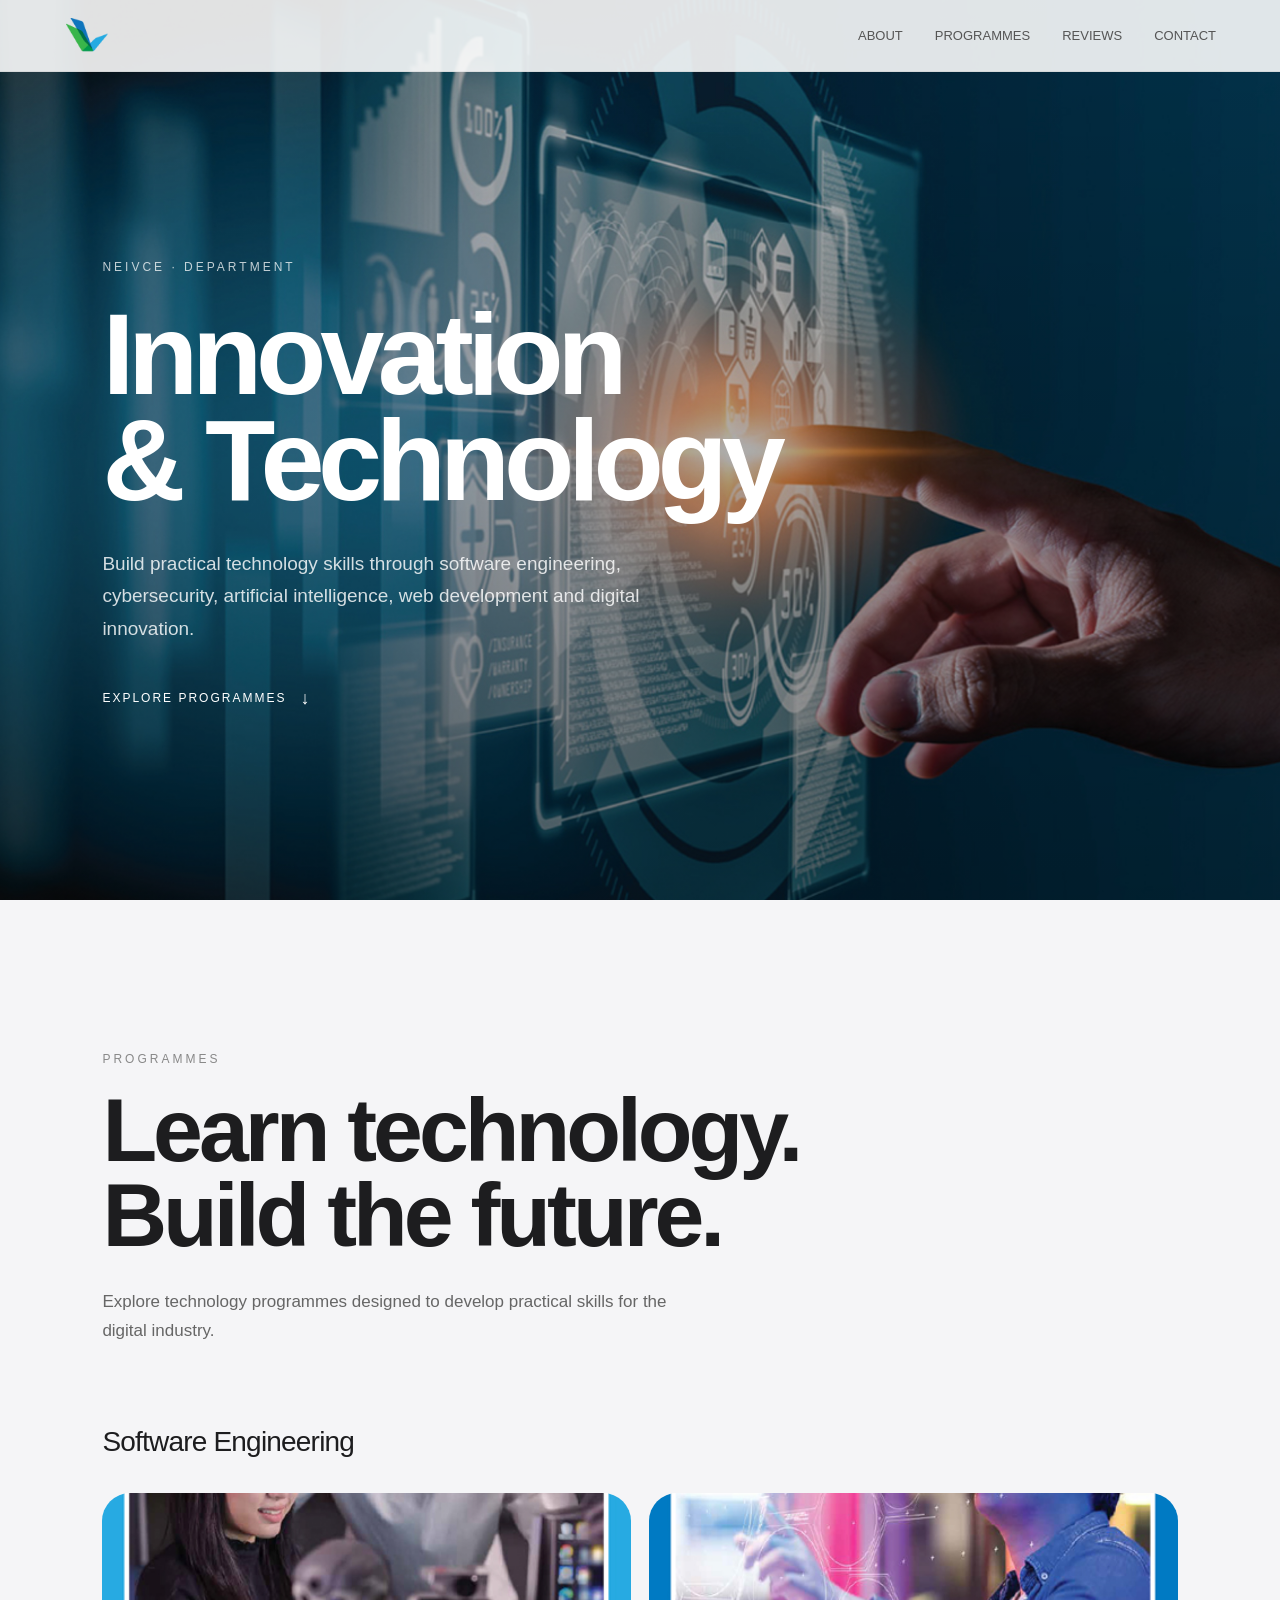
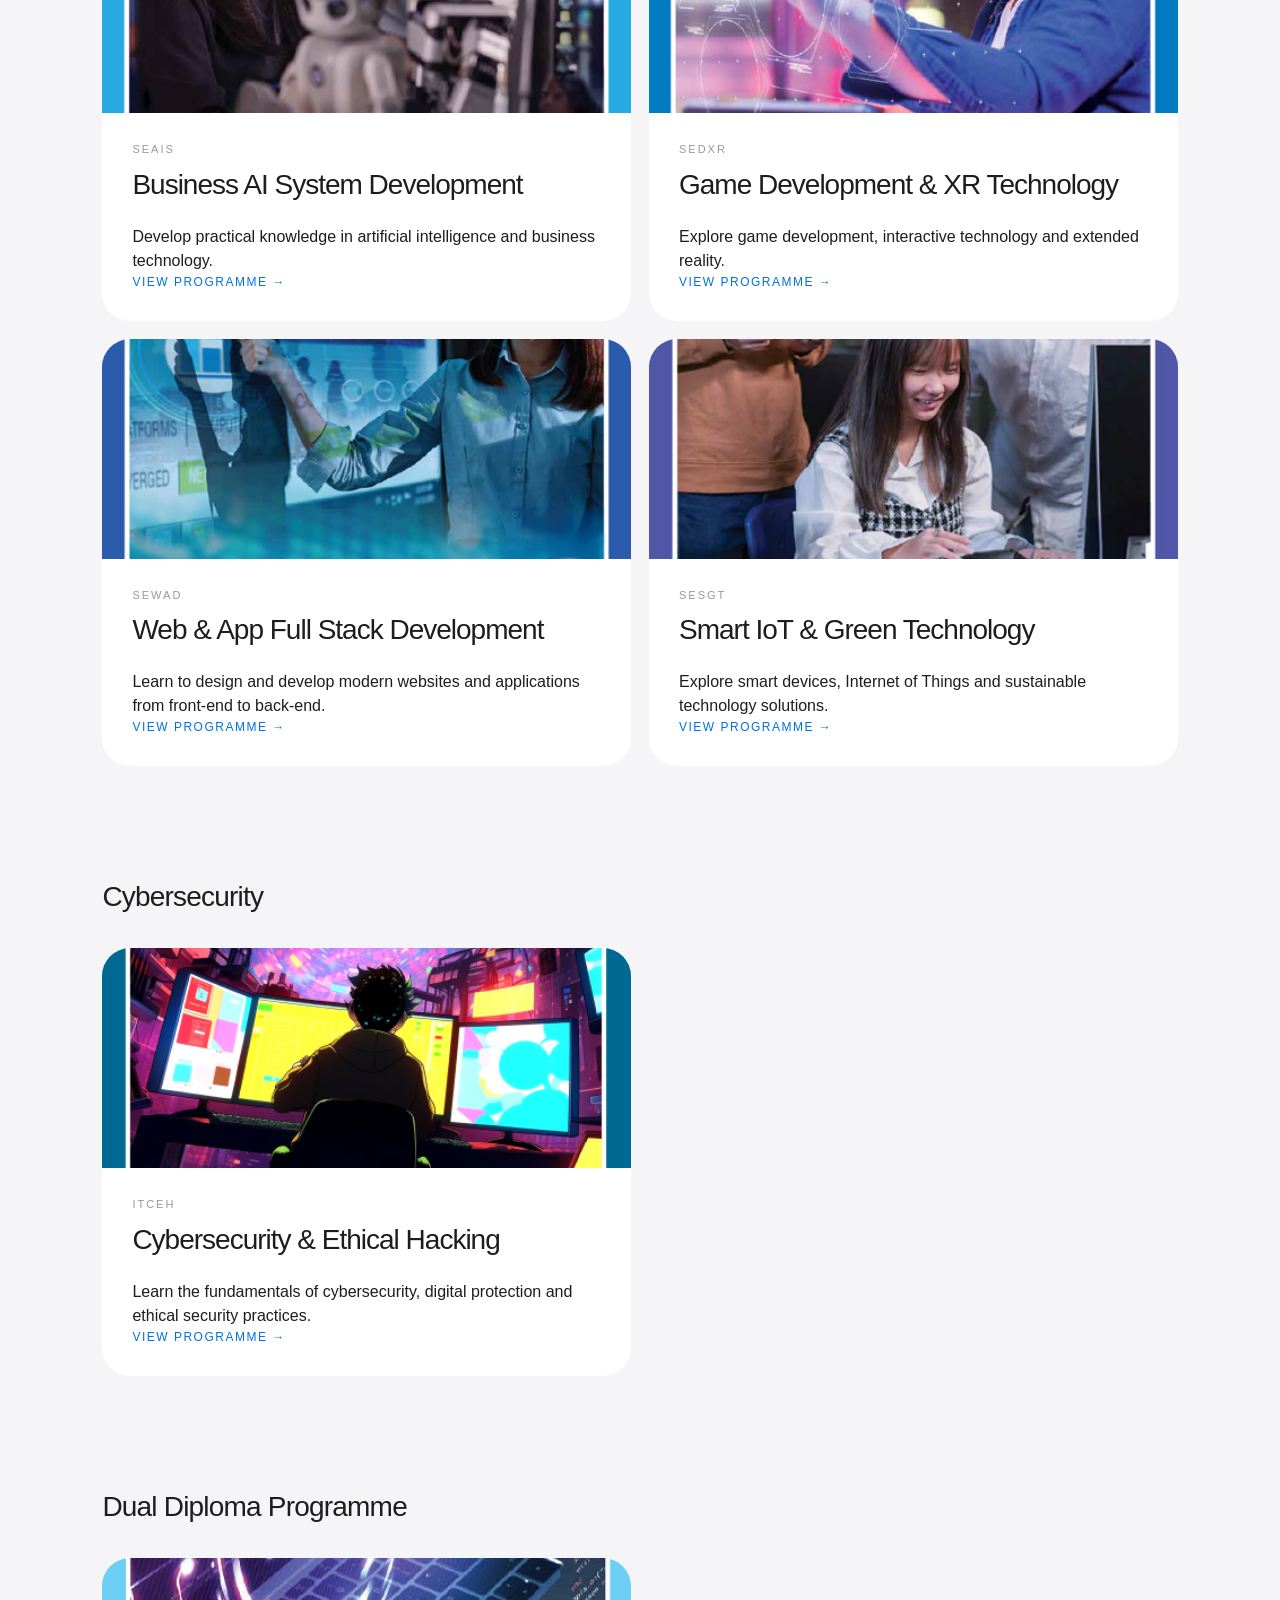
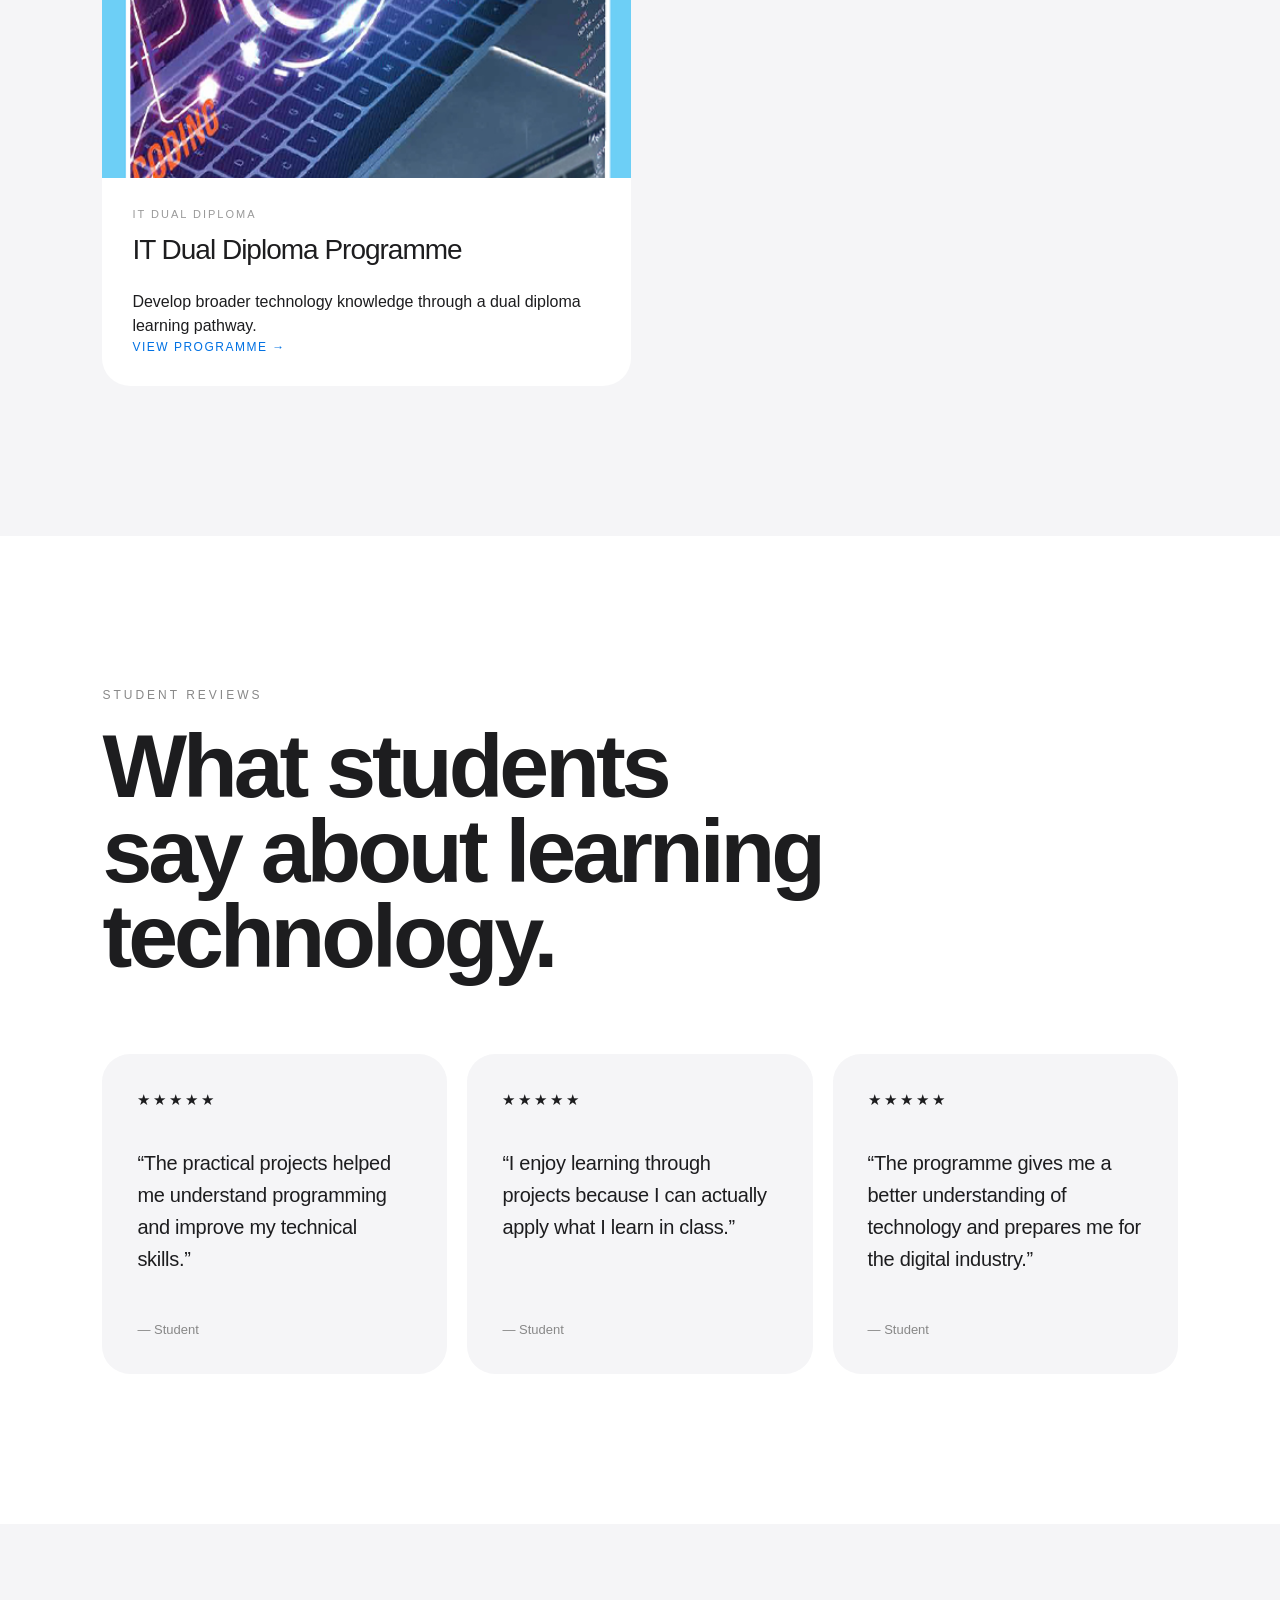
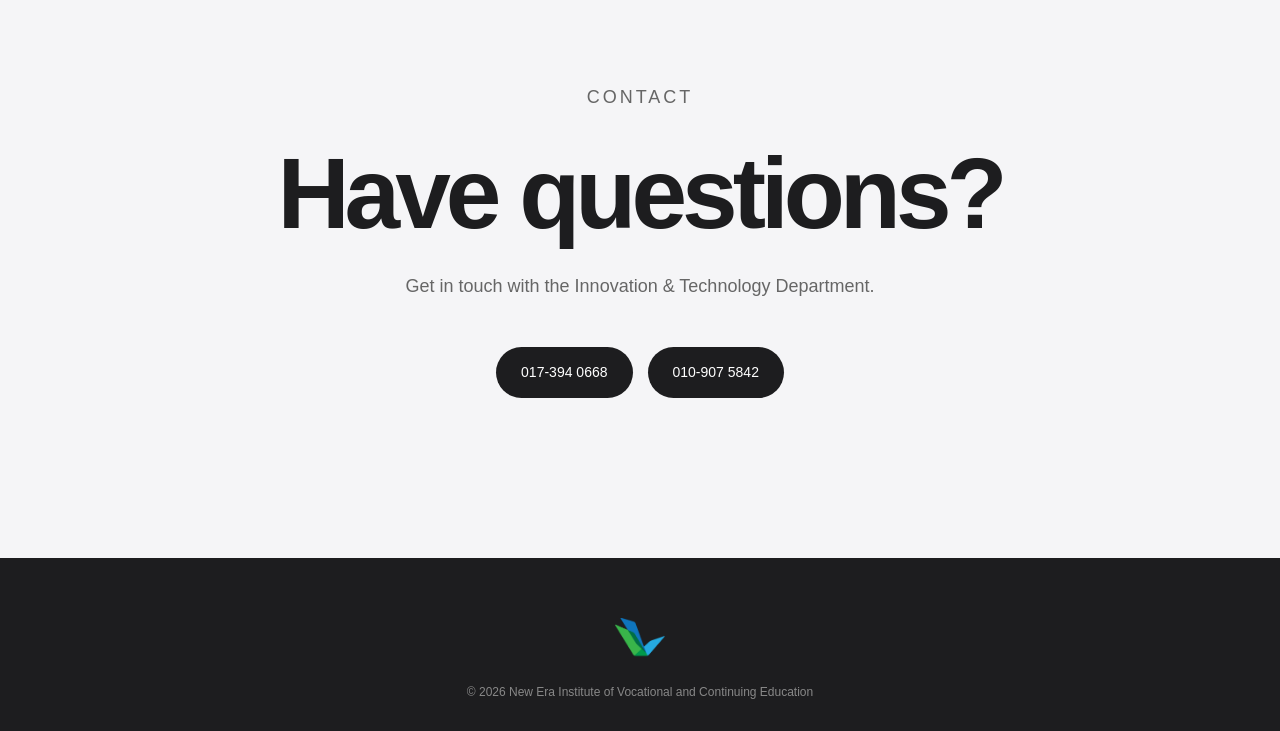
<file: html - departments/innovation-technology.html>
<!DOCTYPE html>
<html lang="en">

<head>
    <meta charset="UTF-8">
    <meta name="viewport" content="width=device-width, initial-scale=1.0">

    <title>Innovation & Technology | NEIVCE</title>

    <link rel="icon" type="image/png" href="../images/icon.png">
    <link rel="stylesheet" href="../style/style.css">
</head>

<body>

    <!-- =========================
         NAVIGATION
    ========================== -->

    <header class="department-nav">

        <a href="../index.html" class="department-logo">
            <img src="../images/icon.png" alt="NEIVCE">
        </a>

        <nav class="department-links">
            <a href="#about">ABOUT</a>
            <a href="#programmes">PROGRAMMES</a>
            <a href="#reviews">REVIEWS</a>
            <a href="#contact">CONTACT</a>
        </nav>

    </header>


    <main>

        <!-- =========================
             HERO
        ========================== -->

        <section class="department-hero innovation-hero" id="about">

            <div class="department-hero-content">

                <p class="department-label">
                    NEIVCE · DEPARTMENT
                </p>

                <h1>
                    Innovation<br>
                    & Technology
                </h1>

                <p class="department-hero-text">
                    Build practical technology skills through software
                    engineering, cybersecurity, artificial intelligence,
                    web development and digital innovation.
                </p>

                <a href="#programmes" class="department-scroll">
                    EXPLORE PROGRAMMES
                    <span>↓</span>
                </a>

            </div>

        </section>


        <!-- =========================
             PROGRAMMES
        ========================== -->

        <section class="department-programmes" id="programmes">

            <div class="department-section-heading">

                <p class="department-small-title">
                    PROGRAMMES
                </p>

                <h2>
                    Learn technology.<br>
                    Build the future.
                </h2>

                <p>
                    Explore technology programmes designed to develop
                    practical skills for the digital industry.
                </p>

            </div>


            <!-- SOFTWARE ENGINEERING -->

            <div class="programme-category">

                <h3>
                    Software Engineering
                </h3>

                <div class="programme-grid">


                    <!-- AI -->

                    <article class="programme-card">

                        <div class="programme-image">
                            <img
                                src="../de 2/D1.jpg"
                                alt="Business AI System Development">
                        </div>

                        <div class="programme-content">

                            <span class="programme-code">
                                SEAIS
                            </span>

                            <h4>
                                Business AI System Development
                            </h4>

                            <p>
                                Develop practical knowledge in artificial
                                intelligence and business technology.
                            </p>

                            <a href="https://www.neivce.edu.my/wp-content/uploads/2025/08/2511_SEAIS_OL_LR-copy.pdf" target="_blank">
                                VIEW PROGRAMME →
                            </a>

                        </div>

                    </article>


                    <!-- GAME / XR -->

                    <article class="programme-card">

                        <div class="programme-image">
                            <img
                                src="../de 2/D2.jpg"
                                alt="Game Development and XR Technology">
                        </div>

                        <div class="programme-content">

                            <span class="programme-code">
                                SEDXR
                            </span>

                            <h4>
                                Game Development & XR Technology
                            </h4>

                            <p>
                                Explore game development, interactive
                                technology and extended reality.
                            </p>

                            <a href="https://www.neivce.edu.my/wp-content/uploads/2025/08/2512_SEDXR_OL_LR-copy.pdf" target="_blank">
                                VIEW PROGRAMME →
                            </a>

                        </div>

                    </article>


                    <!-- WEB / APP -->

                    <article class="programme-card">

                        <div class="programme-image">
                            <img
                                src="../de 2/D3.jpg"
                                alt="Web and App Full Stack Development">
                        </div>

                        <div class="programme-content">

                            <span class="programme-code">
                                SEWAD
                            </span>

                            <h4>
                                Web & App Full Stack Development
                            </h4>

                            <p>
                                Learn to design and develop modern websites
                                and applications from front-end to back-end.
                            </p>

                            <a href="https://www.neivce.edu.my/wp-content/uploads/2025/08/2513_SEWAD_OL_LR-copy.pdf" target="_blank">
                                VIEW PROGRAMME →
                            </a>

                        </div>

                    </article>


                    <!-- IOT -->

                    <article class="programme-card">

                        <div class="programme-image">
                            <img
                                src="../de 2/D4.jpg"
                                alt="Smart IoT and Green Technology">
                        </div>

                        <div class="programme-content">

                            <span class="programme-code">
                                SESGT
                            </span>

                            <h4>
                                Smart IoT & Green Technology
                            </h4>

                            <p>
                                Explore smart devices, Internet of Things
                                and sustainable technology solutions.
                            </p>

                            <a href="https://www.neivce.edu.my/wp-content/uploads/2025/08/2514_SESGT_OL_LR-copy.pdf" target="_blank">
                                VIEW PROGRAMME →
                            </a>

                        </div>

                    </article>

                </div>

            </div>


            <!-- CYBERSECURITY -->

            <div class="programme-category">

                <h3>
                    Cybersecurity
                </h3>

                <div class="programme-grid">


                    <article class="programme-card">

                        <div class="programme-image">
                            <img
                                src="../de 2/D5.jpg"
                                alt="Cybersecurity and Ethical Hacking">
                        </div>

                        <div class="programme-content">

                            <span class="programme-code">
                                ITCEH
                            </span>

                            <h4>
                                Cybersecurity & Ethical Hacking
                            </h4>

                            <p>
                                Learn the fundamentals of cybersecurity,
                                digital protection and ethical security
                                practices.
                            </p>

                            <a href="https://www.neivce.edu.my/wp-content/uploads/2026/10/2516_ITDGD_June26-copy.pdf" target="_blank">
                                VIEW PROGRAMME →
                            </a>

                        </div>

                    </article>

                </div>

            </div>


            <!-- DUAL DIPLOMA -->

            <div class="programme-category">

                <h3>
                    Dual Diploma Programme
                </h3>

                <div class="programme-grid">


                    <article class="programme-card">

                        <div class="programme-image">
                            <img
                                src="../de 2/DDTP.jpg"
                                alt="IT Dual Diploma Programme">
                        </div>

                        <div class="programme-content">

                            <span class="programme-code">
                                IT DUAL DIPLOMA
                            </span>

                            <h4>
                                IT Dual Diploma Programme
                            </h4>

                            <p>
                                Develop broader technology knowledge through
                                a dual diploma learning pathway.
                            </p>

                            <a href="https://www.neivce.edu.my/wp-content/uploads/2026/10/2620_ITDUAL_June-copy.pdf" target="_blank">
                                VIEW PROGRAMME →
                            </a>

                        </div>

                    </article>

                </div>

            </div>

        </section>


        <!-- =========================
             STUDENT REVIEWS
        ========================== -->

        <section class="department-reviews" id="reviews">

            <div class="department-section-heading">

                <p class="department-small-title">
                    STUDENT REVIEWS
                </p>

                <h2>
                    What students<br>
                    say about learning technology.
                </h2>

            </div>


            <div class="review-grid">

                <article class="review-card">

                    <div class="review-stars">
                        ★★★★★
                    </div>

                    <p>
                        “The practical projects helped me understand
                        programming and improve my technical skills.”
                    </p>

                    <span>
                        — Student
                    </span>

                </article>


                <article class="review-card">

                    <div class="review-stars">
                        ★★★★★
                    </div>

                    <p>
                        “I enjoy learning through projects because I can
                        actually apply what I learn in class.”
                    </p>

                    <span>
                        — Student
                    </span>

                </article>


                <article class="review-card">

                    <div class="review-stars">
                        ★★★★★
                    </div>

                    <p>
                        “The programme gives me a better understanding of
                        technology and prepares me for the digital industry.”
                    </p>

                    <span>
                        — Student
                    </span>

                </article>

            </div>

        </section>


        <!-- =========================
             CONTACT
        ========================== -->

        <section class="department-contact" id="contact">

            <div class="contact-content">

                <p class="department-small-title">
                    CONTACT
                </p>

                <h2>
                    Have questions?
                </h2>

                <p>
                    Get in touch with the Innovation & Technology Department.
                </p>


                <div class="contact-details">

                    <a href="tel:0173940668">
                        017-394 0668
                    </a>

                    <a href="tel:0109075842">
                        010-907 5842
                    </a>

                </div>

            </div>

        </section>

    </main>


    <!-- =========================
         FOOTER
    ========================== -->

    <footer class="department-footer">

        <a href="../index.html">

            <img
                src="../images/icon.png"
                alt="NEIVCE">

        </a>

        <p>
            © 2026 New Era Institute of Vocational and Continuing Education
        </p>

    </footer>

        <script src="../style/style.js"></script>
        
</body>

</html>
</file>
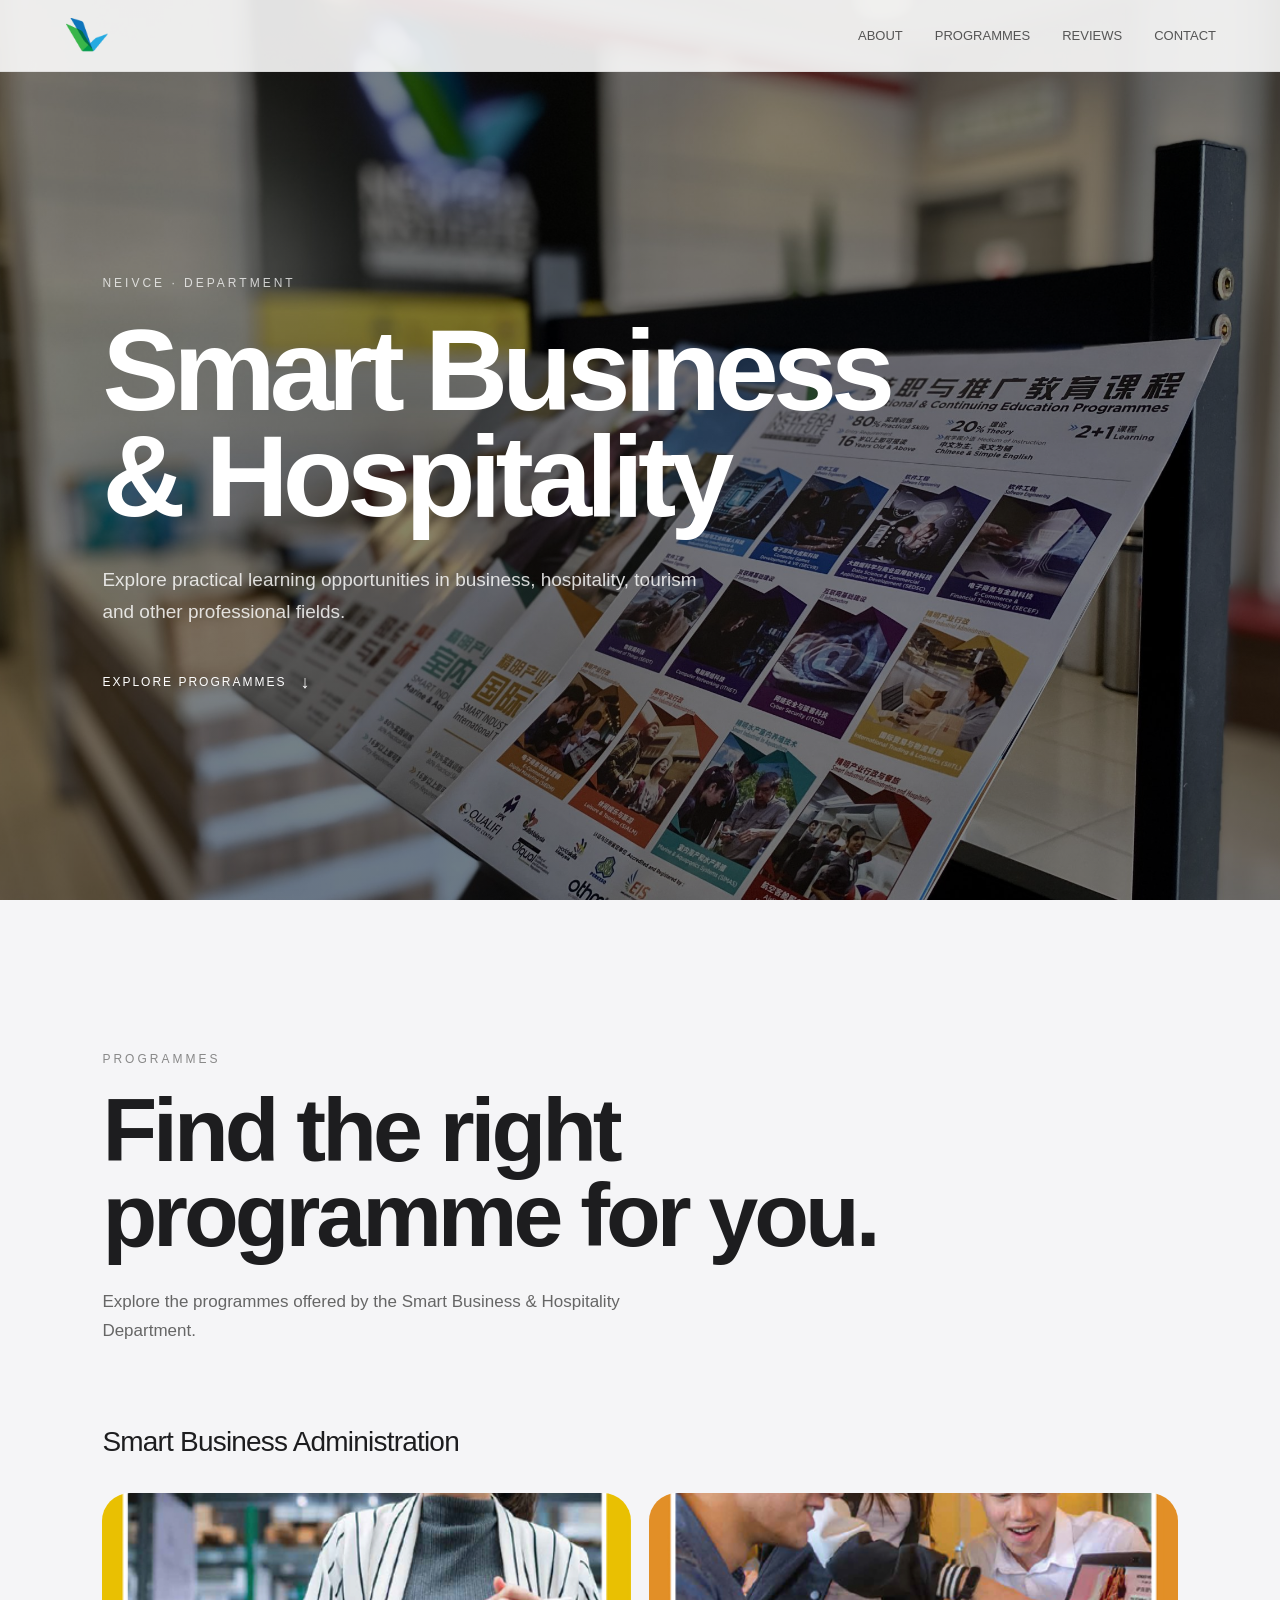
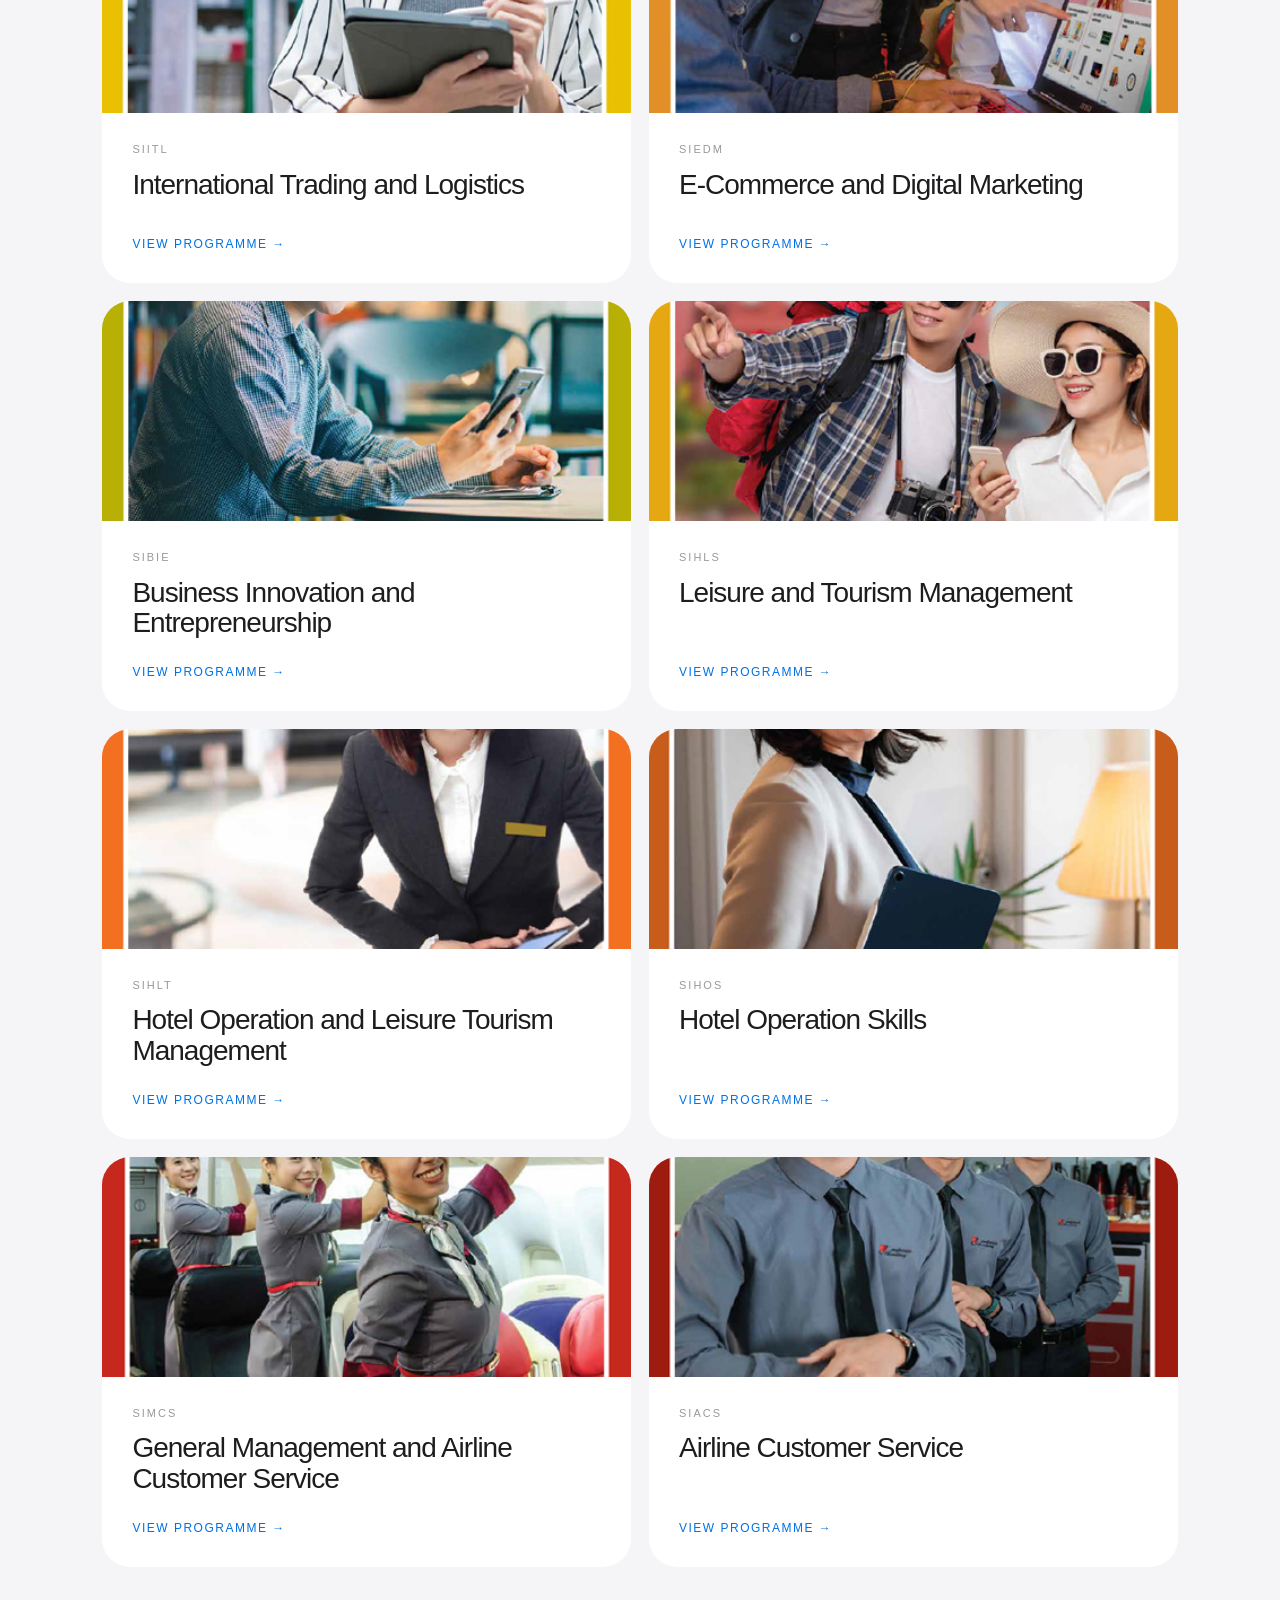
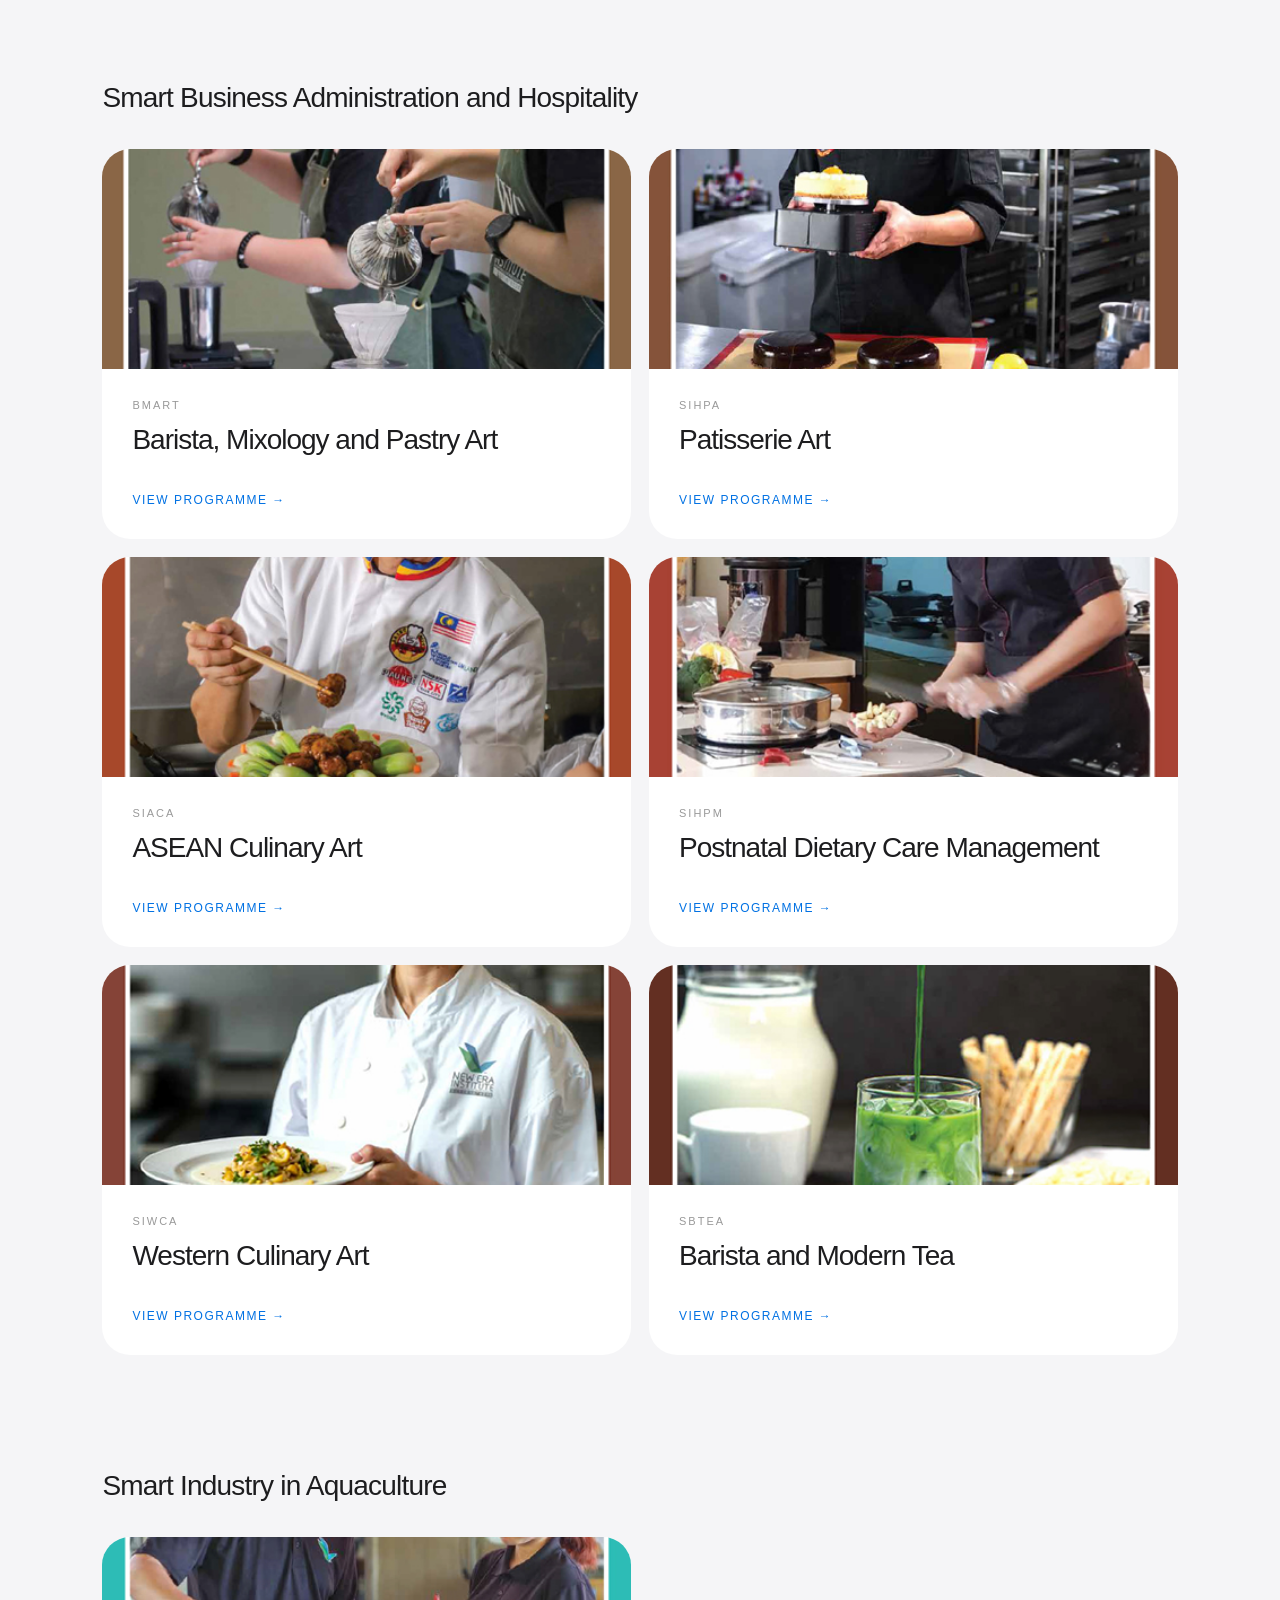
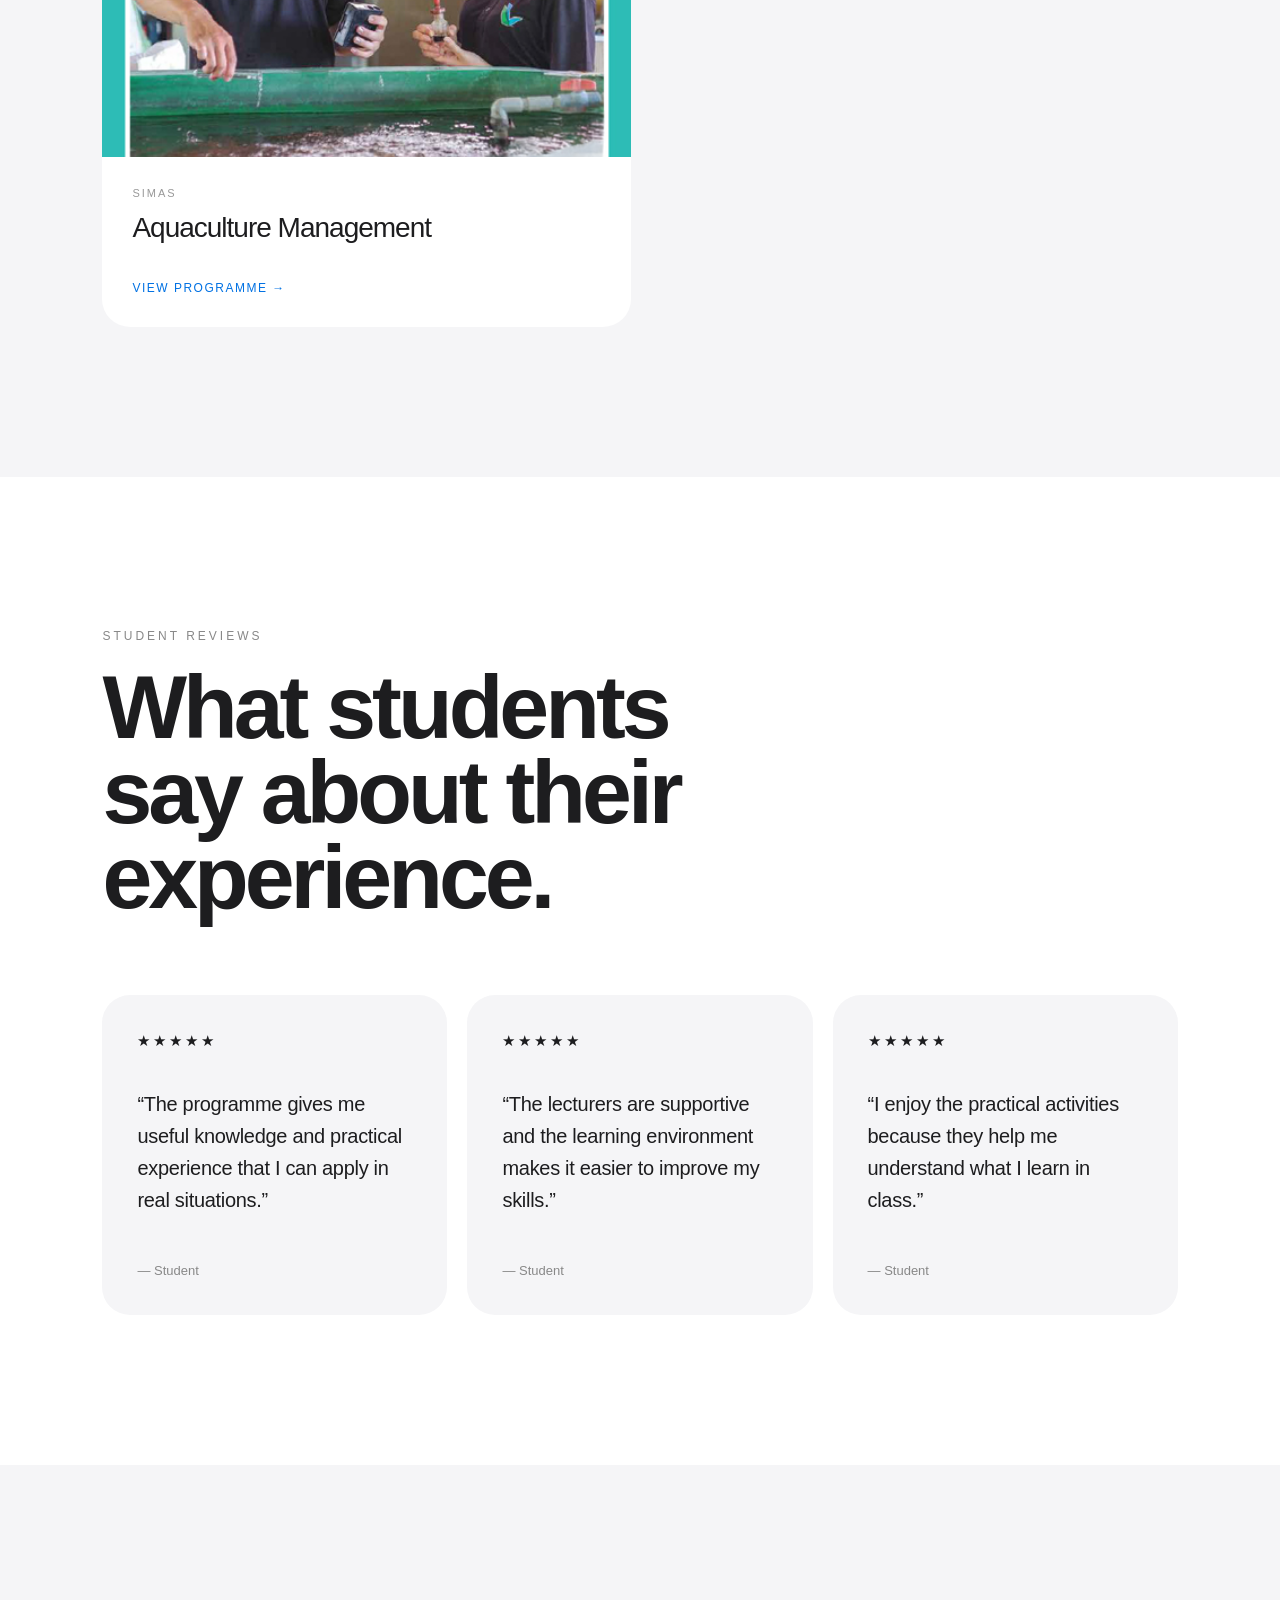
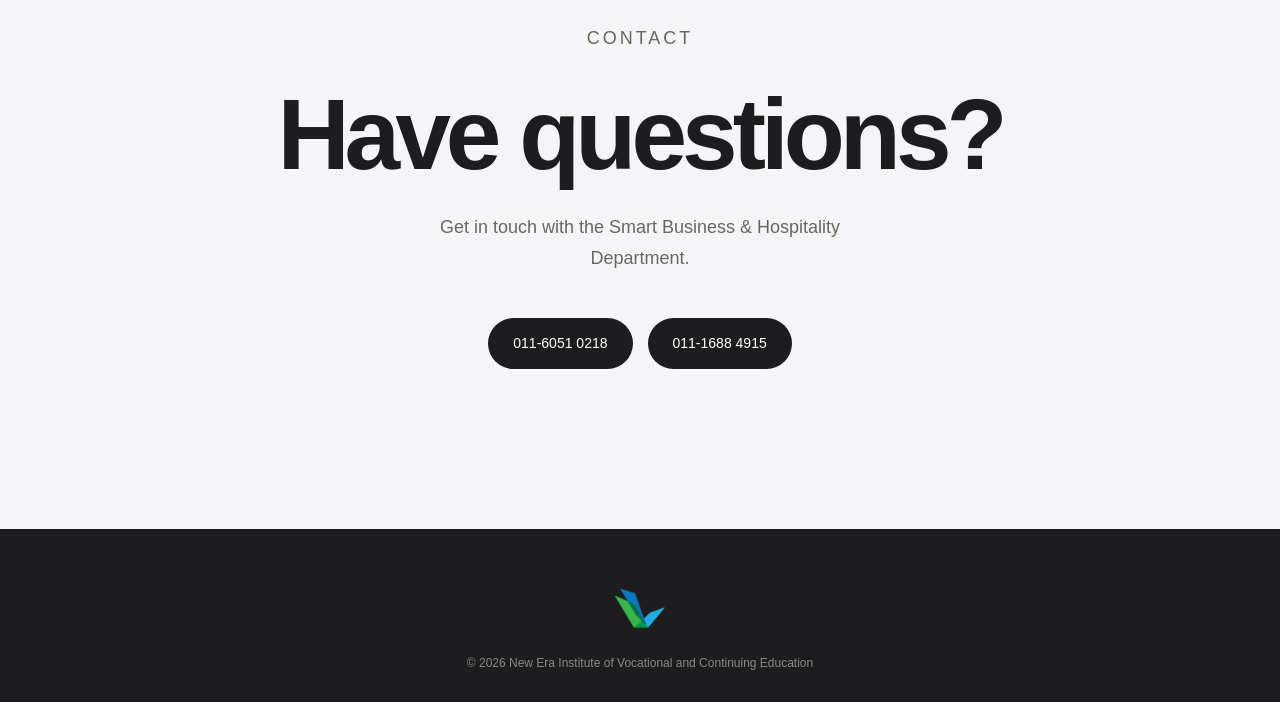
<file: html - departments/smart-business.html>
<!DOCTYPE html>
<html lang="en">

<head>
    <meta charset="UTF-8">
    <meta name="viewport" content="width=device-width, initial-scale=1.0">

    <title>Smart Business & Hospitality | NEIVCE</title>

    <link rel="icon" type="image/png" href="../images/icon.png">
    <link rel="stylesheet" href="../style/style.css">
</head>

<body>

    <!-- =========================
         NAVIGATION
    ========================== -->

    <header class="department-nav">

        <a href="../index.html" class="department-logo">
            <img src="../images/icon.png" alt="NEIVCE">
        </a>

        <nav class="department-links">
            <a href="#about">ABOUT</a>
            <a href="#programmes">PROGRAMMES</a>
            <a href="#reviews">REVIEWS</a>
            <a href="#contact">CONTACT</a>
        </nav>

    </header>


    <main>

        <!-- =========================
             PART 1 — HERO
        ========================== -->

        <section class="department-hero" id="about">

            <div class="department-hero-content">

                <p class="department-label">
                    NEIVCE · DEPARTMENT
                </p>

                <h1>
                    Smart Business<br>
                    & Hospitality
                </h1>

                <p class="department-hero-text">
                    Explore practical learning opportunities in business,
                    hospitality, tourism and other professional fields.
                </p>

                <a href="#programmes" class="department-scroll">
                    EXPLORE PROGRAMMES
                    <span>↓</span>
                </a>

            </div>

        </section>


        <!-- =========================
             PART 2 — PROGRAMMES
        ========================== -->

        <section class="department-programmes" id="programmes">

            <div class="department-section-heading">

                <p class="department-small-title">
                    PROGRAMMES
                </p>

                <h2>
                    Find the right<br>
                    programme for you.
                </h2>

                <p>
                    Explore the programmes offered by the
                    Smart Business & Hospitality Department.
                </p>

            </div>


            <!-- Smart Business Administration -->

            <div class="programme-category">

                <h3>
                    Smart Business Administration
                </h3>

                <div class="programme-grid">

                    <article class="programme-card">

                        <div class="programme-image">
                            <img src="../de/D1.jpg"
                                alt="International Trading and Logistics">
                        </div>

                        <div class="programme-content">

                            <p class="programme-code">
                                SIITL
                            </p>

                            <h4>
                                International Trading
                                and Logistics
                            </h4>

                            <a href="https://www.neivce.edu.my/wp-content/uploads/2025/08/2521_SIILT_OL_LR-copy.pdf" target="_blank">
                                VIEW PROGRAMME →
                            </a>

                        </div>

                    </article>


                    <article class="programme-card">

                        <div class="programme-image">
                            <img src="../de/D2.jpg"
                                alt="E-Commerce and Digital Marketing">
                        </div>

                        <div class="programme-content">

                            <p class="programme-code">
                                SIEDM
                            </p>

                            <h4>
                                E-Commerce and
                                Digital Marketing
                            </h4>

                            <a href="https://www.neivce.edu.my/wp-content/uploads/2025/08/2522_SIEDM_OL_LR-copy.pdf" target="_blank">
                                VIEW PROGRAMME →
                            </a>

                        </div>

                    </article>


                    <article class="programme-card">

                        <div class="programme-image">
                            <img src="../de/D3.jpg"
                                alt="Business Innovation and Entrepreneurship">
                        </div>

                        <div class="programme-content">

                            <p class="programme-code">
                                SIBIE
                            </p>

                            <h4>
                                Business Innovation
                                and Entrepreneurship
                            </h4>

                            <a href="https://www.neivce.edu.my/wp-content/uploads/2025/08/2528_SIBIE_OL_LR-copy.pdf" target="_blank">
                                VIEW PROGRAMME →
                            </a>

                        </div>

                    </article>


                    <article class="programme-card">

                        <div class="programme-image">
                            <img src="../de/D4.jpg"
                                alt="Leisure and Tourism Management">
                        </div>

                        <div class="programme-content">

                            <p class="programme-code">
                                SIHLS
                            </p>

                            <h4>
                                Leisure and Tourism
                                Management
                            </h4>

                            <a href="https://www.neivce.edu.my/wp-content/uploads/2025/08/2525_SIHLS_OL_LR-copy.pdf" target="_blank">
                                VIEW PROGRAMME →
                            </a>

                        </div>

                    </article>


                    <article class="programme-card">

                        <div class="programme-image">
                            <img src="../de/D8.jpg"
                                alt="Hotel Operation and Leisure Tourism Management">
                        </div>

                        <div class="programme-content">

                            <p class="programme-code">
                                SIHLT
                            </p>

                            <h4>
                                Hotel Operation and
                                Leisure Tourism Management
                            </h4>

                            <a href="https://www.neivce.edu.my/wp-content/uploads/2025/08/2523_SIHLT_OL_LR-copy.pdf" target="_blank">
                                VIEW PROGRAMME →
                            </a>

                        </div>

                    </article>


                    <article class="programme-card">

                        <div class="programme-image">
                            <img src="../de/D7.jpg"
                                alt="Hotel Operation Skills">
                        </div>

                        <div class="programme-content">

                            <p class="programme-code">
                                SIHOS
                            </p>

                            <h4>
                                Hotel Operation Skills
                            </h4>

                            <a href="https://www.neivce.edu.my/wp-content/uploads/2025/08/2524_SIHOS_OL_LR-copy.pdf" target="_blank">
                                VIEW PROGRAMME →
                            </a>

                        </div>

                    </article>


                    <article class="programme-card">

                        <div class="programme-image">
                            <img src="../de/D5.jpg"
                                alt="General Management and Airline Customer Service">
                        </div>

                        <div class="programme-content">

                            <p class="programme-code">
                                SIMCS
                            </p>

                            <h4>
                                General Management
                                and Airline Customer Service
                            </h4>

                            <a href="https://www.neivce.edu.my/wp-content/uploads/2025/08/2526_SIMCS_OL_LR-copy.pdf" target="_blank">
                                VIEW PROGRAMME →
                            </a>

                        </div>

                    </article>


                    <article class="programme-card">

                        <div class="programme-image">
                            <img src="../de/D6.jpg"
                                alt="Airline Customer Service">
                        </div>

                        <div class="programme-content">

                            <p class="programme-code">
                                SIACS
                            </p>

                            <h4>
                                Airline Customer Service
                            </h4>

                            <a href="https://www.neivce.edu.my/wp-content/uploads/2025/08/2527_SIACS_OL_LR-copy.pdf" target="_blank">
                                VIEW PROGRAMME →
                            </a>

                        </div>

                    </article>

                </div>

            </div>


            <!-- Smart Business Administration and Hospitality -->

            <div class="programme-category">

                <h3>
                    Smart Business Administration
                    and Hospitality
                </h3>

                <div class="programme-grid">

                    <article class="programme-card">

                        <div class="programme-image">
                            <img src="../de/DP1.jpg"
                                alt="Barista Mixology and Pastry Art">
                        </div>

                        <div class="programme-content">

                            <p class="programme-code">
                                BMART
                            </p>

                            <h4>
                                Barista, Mixology
                                and Pastry Art
                            </h4>

                            <a href="https://www.neivce.edu.my/wp-content/uploads/2025/08/2529_BMART_OL_LR-copy.pdf" target="_blank">
                                VIEW PROGRAMME →
                            </a>

                        </div>

                    </article>


                    <article class="programme-card">

                        <div class="programme-image">
                            <img src="../de/DP2.jpg"
                                alt="Patisserie Art">
                        </div>

                        <div class="programme-content">

                            <p class="programme-code">
                                SIHPA
                            </p>

                            <h4>
                                Patisserie Art
                            </h4>

                            <a href="https://www.neivce.edu.my/wp-content/uploads/2025/08/2530_SIHPA_OL_LR-copy.pdf" target="_blank">
                                VIEW PROGRAMME →
                            </a>

                        </div>

                    </article>


                    <article class="programme-card">

                        <div class="programme-image">
                            <img src="../de/DP3.jpg"
                                alt="ASEAN Culinary Art">
                        </div>

                        <div class="programme-content">

                            <p class="programme-code">
                                SIACA
                            </p>

                            <h4>
                                ASEAN Culinary Art
                            </h4>

                            <a href="https://www.neivce.edu.my/wp-content/uploads/2025/08/2531_SIACA_OL_LR-copy.pdf" target="_blank">
                                VIEW PROGRAMME →
                            </a>

                        </div>

                    </article>


                    <article class="programme-card">

                        <div class="programme-image">
                            <img src="../de/DP4.jpg"
                                alt="Postnatal Dietary Care Management">
                        </div>

                        <div class="programme-content">

                            <p class="programme-code">
                                SIHPM
                            </p>

                            <h4>
                                Postnatal Dietary
                                Care Management
                            </h4>

                            <a href="https://www.neivce.edu.my/wp-content/uploads/2025/08/2533_SIHPM_OL_LR-copy.pdf" target="_blank">
                                VIEW PROGRAMME →
                            </a>

                        </div>

                    </article>


                    <article class="programme-card">

                        <div class="programme-image">
                            <img src="../de/DP5.jpg"
                                alt="Western Culinary Art">
                        </div>

                        <div class="programme-content">

                            <p class="programme-code">
                                SIWCA
                            </p>

                            <h4>
                                Western Culinary Art
                            </h4>

                            <a href="https://www.neivce.edu.my/wp-content/uploads/2026/10/2634_SIWCA_June26-copy.pdf" target="_blank">
                                VIEW PROGRAMME →
                            </a>

                        </div>

                    </article>


                    <article class="programme-card">

                        <div class="programme-image">
                            <img src="../de/DP6.jpg"
                                alt="Barista and Modern Tea">
                        </div>

                        <div class="programme-content">

                            <p class="programme-code">
                                SBTEA
                            </p>

                            <h4>
                                Barista and Modern Tea
                            </h4>

                            <a href="https://www.neivce.edu.my/wp-content/uploads/2026/10/2635_SBTEA_June26-copy.pdf" target="_blank">
                                VIEW PROGRAMME →
                            </a>

                        </div>

                    </article>

                </div>

            </div>


            <!-- Smart Industry in Aquaculture -->

            <div class="programme-category">

                <h3>
                    Smart Industry in Aquaculture
                </h3>

                <div class="programme-grid">

                    <article class="programme-card">

                        <div class="programme-image">
                            <img src="../de/DP7.jpg"
                                alt="Aquaculture Management">
                        </div>

                        <div class="programme-content">

                            <p class="programme-code">
                                SIMAS
                            </p>

                            <h4>
                                Aquaculture Management
                            </h4>

                            <a href="https://www.neivce.edu.my/wp-content/uploads/2025/08/2532_SIMAS_OL_LR-copy.pdf" target="_blank">
                                VIEW PROGRAMME →
                            </a>

                        </div>

                    </article>

                </div>

            </div>

        </section>


        <!-- =========================
             PART 3 — STUDENT REVIEWS
        ========================== -->

        <section class="department-reviews" id="reviews">

            <div class="department-section-heading">

                <p class="department-small-title">
                    STUDENT REVIEWS
                </p>

                <h2>
                    What students<br>
                    say about their experience.
                </h2>

            </div>


            <div class="review-grid">

                <article class="review-card">

                    <div class="review-stars">
                        ★★★★★
                    </div>

                    <p>
                        “The programme gives me useful
                        knowledge and practical experience
                        that I can apply in real situations.”
                    </p>

                    <span>
                        — Student
                    </span>

                </article>


                <article class="review-card">

                    <div class="review-stars">
                        ★★★★★
                    </div>

                    <p>
                        “The lecturers are supportive and
                        the learning environment makes it
                        easier to improve my skills.”
                    </p>

                    <span>
                        — Student
                    </span>

                </article>


                <article class="review-card">

                    <div class="review-stars">
                        ★★★★★
                    </div>

                    <p>
                        “I enjoy the practical activities
                        because they help me understand
                        what I learn in class.”
                    </p>

                    <span>
                        — Student
                    </span>

                </article>

            </div>

        </section>


        <!-- =========================
             PART 4 — CONTACT
        ========================== -->

        <section class="department-contact" id="contact">

            <div class="contact-content">

                <p class="department-small-title">
                    CONTACT
                </p>

                <h2>
                    Have questions?
                </h2>

                <p>
                    Get in touch with the Smart Business
                    & Hospitality Department.
                </p>

                <div class="contact-details">

                    <a href="tel:01160510218">
                        011-6051 0218
                    </a>

                    <a href="tel:01116884915">
                        011-1688 4915
                    </a>

                </div>

            </div>

        </section>

    </main>


    <!-- =========================
         FOOTER
    ========================== -->

    <footer class="department-footer">

        <a href="../index.html">
            <img src="../images/icon.png" alt="NEIVCE">
        </a>

        <p>
            © 2026 New Era Institute of Vocational
            and Continuing Education
        </p>

    </footer>

        <script src="../style/style.js"></script>

</body>
</html>
</file>
<file: style/style.css>
* {
    margin: 0;
    padding: 0;
    box-sizing: border-box;
}

html {
    scroll-behavior: smooth;
}

body {
    font-family: -apple-system, BlinkMacSystemFont, "Segoe UI",
        Roboto, Helvetica, Arial, sans-serif;

    color: #1d1d1f;
    background: #ffffff;
    line-height: 1.5;
}

a {
    color: inherit;
    text-decoration: none;
}

img {
    display: block;
    max-width: 100%;
}

.navbar {
    position: fixed;
    top: 0;
    left: 0;

    width: 100%;
    height: 72px;

    background: rgba(255, 255, 255, 0.88);

    backdrop-filter: blur(20px);
    -webkit-backdrop-filter: blur(20px);

    border-bottom: 1px solid rgba(0, 0, 0, 0.06);

    z-index: 1000;
}

.nav-container {
    width: 90%;
    max-width: 1300px;

    height: 100%;
    margin: auto;

    display: flex;
    align-items: center;
    justify-content: space-between;
}

.logo {
    display: flex;
    align-items: center;
    gap: 10px;

    font-size: 18px;
    font-weight: 600;
}

.logo img {
    width: 42px;
    height: 42px;

    object-fit: contain;
}


.desktop-nav {
    display: flex;
    align-items: center;
    gap: 34px;
}

.desktop-nav a {
    font-size: 14px;
    color: #555;

    transition: color 0.25s ease;
}

.desktop-nav a:hover {
    color: #0071e3;
}


/* Mobile button */

.menu-button {
    display: none;

    border: none;
    background: none;

    font-size: 24px;
    cursor: pointer;
}


/* =========================
   MOBILE MENU
========================= */

.mobile-menu {
    display: none;

    position: fixed;

    top: 72px;
    left: 0;

    width: 100%;

    background: rgba(255, 255, 255, 0.97);

    padding: 20px;

    z-index: 999;

    border-bottom: 1px solid #eee;
}

.mobile-menu.active {
    display: flex;

    flex-direction: column;
}

.mobile-menu a {
    padding: 16px 10px;

    font-size: 18px;

    border-bottom: 1px solid #eee;
}

.hero {
    min-height: 100vh;

    padding: 150px 8% 80px;

    display: flex;
    align-items: center;

    position: relative;

    background:
        linear-gradient(
    rgba(0, 0, 0, 0.5),
    rgba(0, 0, 0, 0.5)
        ),
        url("../images/neivce-01.jpeg");

    background-size: cover;
    background-position: center;
}

.hero-content {
    max-width: 850px;
}

.hero-logo {
    width: 75px;
    height: 75px;

    object-fit: contain;

    margin-bottom: 25px;
}

.hero-label {
    font-size: 12px;

    letter-spacing: 2px;

    color: #ffffff;

    margin-bottom: 22px;

    max-width: 500px;
}

.hero h1 {
    font-size: clamp(64px, 9vw, 130px);

    line-height: 0.92;

    letter-spacing: -6px;

    font-weight: 600;

    margin-bottom: 35px;

    color: white;
}

.hero-description {
    max-width: 500px;

    font-size: 20px;

    line-height: 1.6;

    color: #fffcfc;

    margin-bottom: 35px;
}


/* Button */

.button {
    display: inline-block;

    padding: 15px 25px;

    background: #23e955;

    color: white;

    border-radius: 30px;

    font-size: 15px;

    transition: 0.3s ease;
}

.button:hover {
    background: #005bb5;

    transform: translateY(-2px);
}

.scroll-text {
    position: absolute;

    bottom: 35px;
    left: 8%;

    font-size: 11px;

    letter-spacing: 2px;

    color: #ffffff;
}


/* =========================
   GENERAL SECTION
========================= */

.section {
    padding: 140px 8%;
}

.section-heading {
    max-width: 1200px;

    margin: 0 auto 70px;
}

.section-label {
    font-size: 12px;

    letter-spacing: 2px;

    color: #888;

    margin-bottom: 20px;
}

.section-heading h2 {
    font-size: clamp(45px, 6vw, 80px);

    line-height: 0.98;

    letter-spacing: -3px;

    font-weight: 600;
}


/* =========================
   ABOUT
========================= */

.about {
    background: #f5f5f7;
}

.about-grid {
    max-width: 1200px;

    margin: auto;

    display: grid;

    grid-template-columns: 1fr 1fr;

    gap: 100px;
}

.about-intro p {
    font-size: 28px;

    line-height: 1.4;

    letter-spacing: -0.5px;
}

.about-description p {
    color: #666;

    font-size: 17px;

    line-height: 1.8;

    margin-bottom: 25px;
}

.text-link {
    color: #0071e3;

    font-size: 15px;
}

.text-link:hover {
    text-decoration: underline;
}


/* Stats */

.stats {
    width: 90%;
    max-width: 1300px;

    margin: 100px auto 0;

    display: grid;
    grid-template-columns: repeat(3, 1fr);

    border-top: 1px solid #d5d5d5;
}

.stat {
    padding: 35px 20px;

    border-right: 1px solid #d5d5d5;

    text-align: center;
}

.stat:last-child {
    border-right: none;
}

.stat span {
    font-size: 12px;

    color: #999;
}

.stat h3 {
    font-size: 55px;

    margin: 20px 0 5px;

    letter-spacing: -2px;
}

.stat p {
    color: #777;

    font-size: 14px;
}


/* =========================
   DEPARTMENTS
========================= */

.departments {
    background: #ffffff;
}

.department-list {
    max-width: 1200px;

    margin: auto;

    display: grid;

    grid-template-columns: repeat(2, 1fr);

    gap: 16px;
}

.department-card {
    min-height: 390px;

    padding: 40px;

    background: #f5f5f7;

    border-radius: 28px;

    display: flex;

    flex-direction: column;

    transition:
        transform 0.35s ease,
        background 0.35s ease;
}

.department-card:hover {
    transform: translateY(-7px);
}

/* =========================
   DEPARTMENT BACKGROUNDS
========================= */

.department-card {
    background-size: cover;
    background-position: center;
    color: white;
}


/* 01 */
.department-card:nth-child(1) {
    background-image:
        linear-gradient(
            rgba(0, 0, 0, 0.40),
            rgba(0, 0, 0, 0.60)
        ),
        url("../departments/Department\ 1.jpg");
}


/* 02 */
.department-card:nth-child(2) {
    background-image:
        linear-gradient(
            rgba(0, 0, 0, 0.40),
            rgba(0, 0, 0, 0.60)
        ),
        url("../departments/Department\ 2.jpg");
}


/* 03 */
.department-card:nth-child(3) {
    background-image:
        linear-gradient(
            rgba(0, 0, 0, 0.40),
            rgba(0, 0, 0, 0.60)
        ),
        url("../departments/Department\ 3.jpg");
}


/* 04 */
.department-card:nth-child(4) {
    background-image:
        linear-gradient(
            rgba(0, 0, 0, 0.40),
            rgba(0, 0, 0, 0.60)
        ),
        url("../departments/Department\ 4.jpg");
}


/* 05 */
.department-card:nth-child(5) {
    background-image:
        linear-gradient(
            rgba(0, 0, 0, 0.40),
            rgba(0, 0, 0, 0.60)
        ),
        url("../departments/Department\ 5.jpg");
}


/* 06 */
.department-card:nth-child(6) {
    background-image:
        linear-gradient(
            rgba(0, 0, 0, 0.40),
            rgba(0, 0, 0, 0.60)
        ),
        url("../departments/Department\ 6.jpg");
}


/* 07 */
.department-card:nth-child(7) {
    background-image:
        linear-gradient(
            rgba(0, 0, 0, 0.40),
            rgba(0, 0, 0, 0.60)
        ),
        url("../departments/Department\ 7.jpg");
}

.department-number {
    font-size: 13px;

    color: #f8f8f8;
}

.department-content {
    margin-top: auto;
}

.department-content h3 {
    font-size: 34px;

    line-height: 1.05;

    letter-spacing: -1.5px;

    font-weight: 500;

    margin-bottom: 25px;
}

.department-content span {
    font-size: 14px;

    color: #f8f8f8;
}


/* =========================
   CAMPUS
========================= */

.campus {
    background: #f5f5f7;
}

.campus-image {
    max-width: 1200px;

    height: 650px;

    margin: auto;

    position: relative;

    overflow: hidden;

    border-radius: 30px;
}

.campus-image img {
    width: 100%;
    height: 100%;

    object-fit: cover;

    transition: transform 0.7s ease;
}

.campus-image:hover img {
    transform: scale(1.03);
}

.image-caption {
    position: absolute;

    left: 30px;
    bottom: 25px;

    color: white;

    font-size: 12px;

    letter-spacing: 2px;

    text-shadow: 0 1px 8px rgba(0, 0, 0, 0.4);
}

.campus-map {
    max-width: 1200px;
    height: 550px;

    margin: auto;

    overflow: hidden;

    border-radius: 30px;
}

.campus-map iframe {
    width: 100%;
    height: 100%;

    border: 0;
}

.campus-info {
    max-width: 1200px;

    margin: 60px auto 0;

    display: grid;

    grid-template-columns: 1fr 1fr;

    gap: 100px;
}

.campus-info h3 {
    font-size: 36px;

    letter-spacing: -1px;
}

.campus-info p {
    color: #666;

    line-height: 1.8;

    font-size: 17px;
}


/* =========================
   LEARNING
========================= */

.learning {
    min-height: 700px;

    display: grid;

    grid-template-columns: 1fr 1fr;
}

.learning-image {
    min-height: 600px;
}

.learning-image img {
    width: 100%;
    height: 100%;

    object-fit: cover;
}

.learning-content {
    padding: 100px 10%;

    display: flex;

    flex-direction: column;

    justify-content: center;

    background: #1d1d1f;

    color: white;
}

.learning-content .section-label {
    color: #aaa;
}

.learning-content h2 {
    font-size: clamp(50px, 6vw, 80px);

    line-height: 0.95;

    letter-spacing: -3px;

    margin-bottom: 35px;
}

.learning-content > p:not(.section-label) {
    max-width: 450px;

    color: #aaa;

    line-height: 1.8;

    margin-bottom: 30px;
}

.learning-content .text-link {
    color: #5aa9ff;
}


/* =========================
   STUDENT LIFE
========================= */

.student-life {
    background: #ffffff;
}

.student-grid {
    max-width: 1200px;

    margin: auto;

    display: grid;

    grid-template-columns: repeat(2, 1fr);

    gap: 20px;
}

.student-card {
    background: #f5f5f7;

    border-radius: 28px;

    overflow: hidden;
}

.student-image {
    height: 400px;

    overflow: hidden;
}

.student-image img {
    width: 100%;
    height: 100%;

    object-fit: cover;

    transition: transform 0.5s ease;
}

.student-card:hover img {
    transform: scale(1.04);
}

.student-card-content {
    padding: 35px;
}

.card-number {
    font-size: 12px;

    color: #999;

    margin-bottom: 15px;
}

.student-card h3 {
    font-size: 30px;

    margin-bottom: 12px;

    letter-spacing: -1px;
}

.student-card-content > p:last-child {
    color: #666;

    line-height: 1.7;
}


/* =========================
   CONTACT
========================= */

.contact {
    padding: 170px 8%;

    background: #f5f5f7;

    text-align: center;
}

.contact-content {
    max-width: 900px;

    margin: auto;
}

.contact h2 {
    font-size: clamp(55px, 8vw, 100px);

    line-height: 0.95;

    letter-spacing: -4px;

    margin-bottom: 30px;
}

.contact-content > p:not(.section-label) {
    max-width: 500px;

    margin: 0 auto 35px;

    color: #666;

    font-size: 18px;
}

.dark-button {
    background: #1d1d1f;
}

.dark-button:hover {
    background: #333;
}


/* =========================
   FOOTER
========================= */

footer {
    background: #1d1d1f;

    color: white;

    padding: 70px 8% 30px;
}

.footer-main {
    max-width: 1200px;

    margin: auto;

    display: flex;

    justify-content: space-between;

    gap: 80px;

    padding-bottom: 70px;
}

.footer-brand {
    max-width: 350px;
}

.footer-brand img {
    width: 50px;

    margin-bottom: 20px;
}

.footer-brand h3 {
    font-size: 22px;

    margin-bottom: 10px;
}

.footer-brand p {
    color: #999;

    font-size: 14px;

    line-height: 1.7;
}

.footer-links {
    display: flex;

    gap: 100px;
}

.footer-links > div {
    display: flex;

    flex-direction: column;

    gap: 12px;
}

.footer-title {
    color: white !important;

    margin-bottom: 8px;

    font-size: 14px;
}

.footer-links a {
    color: #999;

    font-size: 14px;

    transition: color 0.2s ease;
}

.footer-links a:hover {
    color: white;
}

.footer-bottom {
    max-width: 1200px;

    margin: auto;

    padding-top: 25px;

    border-top: 1px solid #333;

    display: flex;

    justify-content: space-between;

    color: #777;

    font-size: 12px;
}


/* =========================
   RESPONSIVE
========================= */

@media (max-width: 900px) {

    .desktop-nav {
        display: none;
    }

    .menu-button {
        display: block;
    }

    .hero {
        padding-left: 7%;
        padding-right: 7%;
    }

    .about-grid,
    .campus-info {
        grid-template-columns: 1fr;

        gap: 40px;
    }

    .department-list {
        grid-template-columns: 1fr;
    }

    .learning {
        grid-template-columns: 1fr;
    }

    .learning-image {
        min-height: 450px;
    }

    .student-grid {
        grid-template-columns: 1fr;
    }

    .footer-main {
        flex-direction: column;
    }

    .footer-links {
        gap: 60px;
    }
}


@media (max-width: 600px) {

    .section {
        padding: 90px 6%;
    }

    .hero {
        min-height: 90vh;

        padding: 130px 6% 70px;
    }

    .hero h1 {
        font-size: 60px;

        letter-spacing: -3px;
    }

    .hero-description {
        font-size: 17px;
    }

    .section-heading {
        margin-bottom: 45px;
    }

    .section-heading h2 {
        font-size: 48px;

        letter-spacing: -2px;
    }

    .about-intro p {
        font-size: 23px;
    }

    .stats {
        grid-template-columns: 1fr;
    }

    .stat {
        border-right: none;

        border-bottom: 1px solid #d5d5d5;
    }

    .stat:last-child {
        border-bottom: none;
    }

    .department-card {
        min-height: 320px;

        padding: 30px;

        border-radius: 22px;
    }

    .department-content h3 {
        font-size: 29px;
    }

    .campus-image {
        height: 420px;

        border-radius: 22px;
    }

    .learning-content {
        padding: 80px 7%;
    }

    .student-image {
        height: 300px;
    }

    .contact {
        padding: 110px 6%;
    }

    .contact h2 {
        font-size: 55px;

        letter-spacing: -3px;
    }

    .footer-links {
        gap: 40px;
    }

    .footer-bottom {
        flex-direction: column;

        gap: 10px;
    }
}
/* =========================================
   SMART BUSINESS & HOSPITALITY
   DEPARTMENT PAGE
========================================= */


/* =========================
   DEPARTMENT NAVIGATION
========================= */

.department-nav {
    position: fixed;

    top: 0;
    left: 0;

    width: 100%;
    height: 72px;

    padding: 0 5%;

    display: flex;
    align-items: center;
    justify-content: space-between;

    background: rgba(255, 255, 255, 0.88);

    backdrop-filter: blur(20px);
    -webkit-backdrop-filter: blur(20px);

    border-bottom: 1px solid rgba(0, 0, 0, 0.06);

    z-index: 1000;
}


.department-logo {
    display: flex;

    align-items: center;
    justify-content: center;

    width: 45px;
    height: 45px;
}


.department-logo img {
    width: 42px;
    height: 42px;

    object-fit: contain;
}


.department-links {
    display: flex;

    align-items: center;

    gap: 32px;
}


.department-links a {
    font-size: 13px;

    color: #555;

    transition: color 0.25s ease;
}


.department-links a:hover {
    color: #0071e3;
}


/* =========================
   HERO
========================= */

.department-hero {

    min-height: 100vh;

    padding: 150px 8% 80px;

    display: flex;

    align-items: center;

    position: relative;

    background:
        linear-gradient(
            rgba(0, 0, 0, 0.48),
            rgba(0, 0, 0, 0.48)
        ),
        url("../images/neivce\ 4.jpg");

    background-size: cover;

    background-position: center;

    color: white;
}


.department-hero-content {
    max-width: 900px;
}


.department-label {
    font-size: 12px;

    letter-spacing: 3px;

    margin-bottom: 25px;

    color: rgba(255, 255, 255, 0.75);
}


.department-hero h1 {

    font-size: clamp(60px, 9vw, 125px);

    line-height: 0.92;

    letter-spacing: -6px;

    font-weight: 600;

    margin-bottom: 35px;
}


.department-hero-text {

    max-width: 600px;

    font-size: 19px;

    line-height: 1.7;

    color: rgba(255, 255, 255, 0.82);

    margin-bottom: 40px;
}


.department-scroll {

    display: inline-flex;

    align-items: center;

    gap: 14px;

    font-size: 12px;

    letter-spacing: 2px;

    color: white;

    transition: opacity 0.25s ease;
}


.department-scroll:hover {
    opacity: 0.65;
}


.department-scroll span {
    font-size: 18px;
}


/* =========================
   SECTION HEADING
========================= */

.department-section-heading {

    max-width: 1000px;

    margin-bottom: 75px;
}


.department-small-title {

    font-size: 12px;

    letter-spacing: 3px;

    color: #888;

    margin-bottom: 20px;
}


.department-section-heading h2 {

    font-size: clamp(48px, 7vw, 90px);

    line-height: 0.95;

    letter-spacing: -4px;

    font-weight: 600;

    margin-bottom: 30px;
}


.department-section-heading > p:last-child {

    max-width: 600px;

    color: #666;

    font-size: 17px;

    line-height: 1.7;
}


/* =========================
   PROGRAMMES
========================= */

.department-programmes {

    padding: 150px 8%;

    background: #f5f5f7;
}


.programme-category {

    max-width: 1300px;

    margin: 0 auto 110px;
}


.programme-category:last-child {
    margin-bottom: 0;
}


.programme-category > h3 {

    font-size: 28px;

    font-weight: 500;

    letter-spacing: -0.8px;

    margin-bottom: 30px;
}


.programme-grid {

    display: grid;

    grid-template-columns: repeat(2, 1fr);

    gap: 18px;
}


/* =========================
   PROGRAMME CARD
========================= */

.programme-card {

    min-height: 390px;

    background: white;

    border-radius: 28px;

    overflow: hidden;

    display: flex;

    flex-direction: column;

    transition:
        transform 0.35s ease,
        box-shadow 0.35s ease;
}


.programme-card:hover {

    transform: translateY(-7px);

    box-shadow:
        0 20px 50px
        rgba(0, 0, 0, 0.08);
}


.programme-image {

    height: 220px;

    overflow: hidden;

    background: #e9e9eb;
}


.programme-image img {

    width: 100%;

    height: 100%;

    object-fit: cover;

    transition: transform 0.5s ease;
}


.programme-card:hover .programme-image img {
    transform: scale(1.04);
}


.programme-content {

    padding: 28px 30px 30px;

    display: flex;

    flex-direction: column;

    flex: 1;
}


.programme-code {

    font-size: 11px;

    letter-spacing: 2px;

    color: #999;

    margin-bottom: 12px;
}


.programme-content h4 {

    font-size: 28px;

    line-height: 1.08;

    letter-spacing: -1px;

    font-weight: 500;

    margin-bottom: 25px;
}


.programme-content a {

    margin-top: auto;

    font-size: 12px;

    letter-spacing: 1.5px;

    color: #0071e3;

    transition: opacity 0.25s ease;
}


.programme-content a:hover {
    opacity: 0.6;
}


/* =========================
   STUDENT REVIEWS
========================= */

.department-reviews {

    padding: 150px 8%;

    background: white;
}


.review-grid {

    max-width: 1300px;

    margin: auto;

    display: grid;

    grid-template-columns: repeat(3, 1fr);

    gap: 20px;
}


.review-card {

    min-height: 320px;

    padding: 35px;

    border-radius: 28px;

    background: #f5f5f7;

    display: flex;

    flex-direction: column;
}


.review-stars {

    font-size: 15px;

    letter-spacing: 3px;

    margin-bottom: 35px;
}


.review-card p {

    font-size: 20px;

    line-height: 1.6;

    letter-spacing: -0.3px;

    margin-bottom: 30px;
}


.review-card span {

    margin-top: auto;

    font-size: 13px;

    color: #888;
}


/* =========================
   CONTACT
========================= */

.department-contact {

    padding: 160px 8%;

    background: #f5f5f7;

    text-align: center;
}


.department-contact .contact-content {

    max-width: 900px;

    margin: auto;
}


.department-contact h2 {

    font-size: clamp(55px, 8vw, 100px);

    line-height: 0.95;

    letter-spacing: -5px;

    font-weight: 600;

    margin-bottom: 30px;
}


.department-contact .contact-content > p:not(.department-small-title) {

    max-width: 500px;

    margin: 0 auto 45px;

    color: #666;

    font-size: 18px;

    line-height: 1.7;
}


.contact-details {

    display: flex;

    justify-content: center;

    gap: 15px;

    flex-wrap: wrap;
}


.contact-details a {

    padding: 15px 25px;

    border-radius: 30px;

    background: #1d1d1f;

    color: white;

    font-size: 14px;

    transition:
        transform 0.25s ease,
        background 0.25s ease;
}


.contact-details a:hover {

    transform: translateY(-3px);

    background: #333;
}


/* =========================
   DEPARTMENT FOOTER
========================= */

.department-footer {

    padding: 55px 8% 30px;

    background: #1d1d1f;

    color: white;

    text-align: center;
}


.department-footer img {

    width: 50px;

    height: 50px;

    object-fit: contain;

    margin: 0 auto 20px;
}


.department-footer p {

    color: #888;

    font-size: 12px;
}


/* =========================
   RESPONSIVE
========================= */

@media (max-width: 900px) {

    .department-links {
        gap: 20px;
    }


    .department-links a {
        font-size: 12px;
    }


    .programme-grid {
        grid-template-columns: 1fr;
    }


    .review-grid {
        grid-template-columns: 1fr;
    }


    .department-programmes,
    .department-reviews {
        padding: 110px 6%;
    }


    .department-contact {
        padding: 120px 6%;
    }

}


@media (max-width: 600px) {

    .department-nav {
        padding: 0 6%;
    }


    .department-links {
        gap: 12px;
    }


    .department-links a {
        font-size: 10px;

        letter-spacing: 0;
    }


    .department-hero {

        min-height: 90vh;

        padding: 130px 6% 70px;
    }


    .department-hero h1 {

        font-size: 56px;

        letter-spacing: -3px;
    }


    .department-hero-text {

        font-size: 17px;
    }


    .department-section-heading h2 {

        font-size: 50px;

        letter-spacing: -2px;
    }


    .programme-category > h3 {

        font-size: 23px;
    }


    .programme-card {

        border-radius: 22px;

        min-height: 350px;
    }


    .programme-image {

        height: 190px;
    }


    .programme-content h4 {

        font-size: 25px;
    }


    .review-card {

        min-height: 280px;

        border-radius: 22px;
    }


    .review-card p {

        font-size: 18px;
    }


    .department-contact h2 {

        font-size: 55px;

        letter-spacing: -3px;
    }


    .contact-details {

        flex-direction: column;

        align-items: center;
    }


    .contact-details a {

        width: 100%;

        max-width: 300px;
    }

}
/* =========================================
   INNOVATION & TECHNOLOGY HERO
========================================= */

.innovation-hero {
    background:
        linear-gradient(
            180deg,
            rgba(0, 0, 0, 0.18),
            rgba(0, 0, 0, 0.45)
        ),
        url("../images/neivce\ 5.jpg")
        center / cover no-repeat;
}

.innovation-hero .department-hero-content {
    max-width: 850px;
}

.innovation-hero h1 {
    letter-spacing: -0.055em;
}
/* =========================================
   CREATIVE MEDIA & BEAUTY HERO
========================================= */

.creative-hero {
    background:
        linear-gradient(
            180deg,
            rgba(0, 0, 0, 0.12),
            rgba(0, 0, 0, 0.48)
        ),
        url("../images/neivce\ 6.jpg")
        center / cover no-repeat;
}

.creative-hero .department-hero-content {
    max-width: 900px;
}

.creative-hero h1 {
    letter-spacing: -0.055em;
}
/* =========================================
   MUSIC & PERFORMING ARTS
========================================= */

.music-nav {
    position: fixed;
    top: 0;
    left: 0;
    width: 100%;
    height: 72px;

    display: flex;
    align-items: center;
    justify-content: space-between;

    padding: 0 48px;

    background: rgba(255, 255, 255, 0.72);
    backdrop-filter: blur(20px);
    -webkit-backdrop-filter: blur(20px);

    border-bottom: 1px solid rgba(0, 0, 0, 0.08);

    z-index: 1000;
}

.music-logo img {
    width: 42px;
    height: 42px;
    object-fit: contain;
}

.music-links {
    display: flex;
    gap: 34px;
}

.music-links a {
    font-size: 12px;
    font-weight: 600;
    letter-spacing: 0.08em;
    color: #1d1d1f;
    transition: opacity 0.25s ease;
}

.music-links a:hover {
    opacity: 0.45;
}


/* HERO */

.music-hero {
    position: relative;

    min-height: 100vh;

    display: flex;
    align-items: center;

    background:
        linear-gradient(
            180deg,
            rgba(0, 0, 0, 0.12),
            rgba(0, 0, 0, 0.68)
        ),
        url("../images/muzicx.png")
        center / cover no-repeat;

    color: #fff;
}

.music-hero-overlay {
    position: absolute;
    inset: 0;

    background:
        radial-gradient(
            circle at 75% 35%,
            rgba(255, 255, 255, 0.16),
            transparent 35%
        );
}

.music-hero-content {
    position: relative;
    z-index: 2;

    max-width: 900px;
    padding: 140px 8vw 80px;
}

.music-label,
.music-small-title {
    font-size: 12px;
    font-weight: 700;
    letter-spacing: 0.15em;
    text-transform: uppercase;
}

.music-hero h1 {
    margin-top: 24px;

    font-size: clamp(64px, 9vw, 150px);
    line-height: 0.9;
    letter-spacing: -0.065em;
    font-weight: 700;
}

.music-hero h1 span {
    display: block;
    font-weight: 300;
    opacity: 0.9;
}

.music-hero-text {
    max-width: 570px;
    margin-top: 40px;

    font-size: 20px;
    line-height: 1.6;

    color: rgba(255, 255, 255, 0.82);
}

.music-explore {
    display: inline-flex;
    align-items: center;
    gap: 16px;

    margin-top: 48px;

    font-size: 12px;
    font-weight: 700;
    letter-spacing: 0.12em;

    color: #fff;
}

.music-explore span {
    font-size: 20px;
}


/* VIDEO */

.music-video-section {
    padding: 150px 8vw;
    background: #f5f5f7;
}

.music-video-heading {
    max-width: 1000px;
    margin: 0 auto 70px;
}

.music-small-title {
    color: #6e6e73;
}

.music-video-heading h2 {
    margin-top: 18px;

    font-size: clamp(48px, 7vw, 100px);
    line-height: 0.95;
    letter-spacing: -0.055em;
}

.music-video-wrapper {
    max-width: 1200px;
    margin: auto;

    overflow: hidden;

    border-radius: 28px;

    background: #000;

    box-shadow:
        0 30px 80px rgba(0, 0, 0, 0.16);
}

.music-video-wrapper iframe {
    display: block;

    width: 100%;
    aspect-ratio: 16 / 9;

    border: none;
}


/* PROGRAMME */

.music-programme {
    padding: 160px 8vw;

    background: #fff;
}

.music-programme-inner {
    max-width: 1200px;
    margin: auto;

    display: grid;
    grid-template-columns: 1.2fr 0.8fr;
    gap: 100px;

    align-items: center;
}

.music-programme-text h2 {
    margin-top: 20px;

    font-size: clamp(50px, 6vw, 90px);
    line-height: 0.95;
    letter-spacing: -0.06em;
}

.music-code {
    display: inline-block;

    margin-top: 30px;
    padding: 8px 14px;

    border-radius: 100px;

    background: #f5f5f7;

    font-size: 12px;
    font-weight: 700;
    letter-spacing: 0.08em;
}

.music-programme-description {
    color: #6e6e73;
    font-size: 18px;
    line-height: 1.7;
}

.music-programme-description p + p {
    margin-top: 24px;
}

.music-programme-link {
    display: inline-block;

    margin-top: 35px;

    color: #1d1d1f;

    font-size: 13px;
    font-weight: 700;
    letter-spacing: 0.08em;
}


/* CONTACT */

.music-contact {
    padding: 180px 8vw;

    background: #000;
    color: #fff;

    text-align: center;
}

.music-contact-content {
    max-width: 850px;
    margin: auto;
}

.music-contact .music-small-title {
    color: rgba(255, 255, 255, 0.5);
}

.music-contact h2 {
    margin-top: 25px;

    font-size: clamp(55px, 8vw, 110px);
    line-height: 0.9;
    letter-spacing: -0.065em;
}

.music-contact-content > p:not(.music-small-title) {
    max-width: 550px;
    margin: 40px auto 0;

    color: rgba(255, 255, 255, 0.6);

    font-size: 18px;
}

.music-contact-details {
    display: flex;
    justify-content: center;
    gap: 20px;

    margin-top: 45px;
}

.music-contact-details a {
    padding: 14px 24px;

    border: 1px solid rgba(255, 255, 255, 0.25);
    border-radius: 100px;

    color: #fff;

    font-size: 14px;

    transition:
        background 0.25s ease,
        color 0.25s ease;
}

.music-contact-details a:hover {
    background: #fff;
    color: #000;
}


/* FOOTER */

.music-footer {
    padding: 35px 8vw;

    display: flex;
    align-items: center;
    justify-content: space-between;

    background: #000;

    border-top: 1px solid rgba(255, 255, 255, 0.1);

    color: rgba(255, 255, 255, 0.45);
}

.music-footer img {
    width: 36px;
    height: 36px;
    object-fit: contain;
}

.music-footer p {
    font-size: 12px;
}


/* MOBILE */

@media (max-width: 700px) {

    .music-nav {
        padding: 0 22px;
    }

    .music-links {
        gap: 15px;
    }

    .music-links a {
        font-size: 9px;
    }

    .music-hero-content {
        padding: 130px 25px 70px;
    }

    .music-hero h1 {
        font-size: 64px;
    }

    .music-hero-text {
        font-size: 16px;
    }

    .music-video-section,
    .music-programme,
    .music-contact {
        padding: 100px 25px;
    }

    .music-programme-inner {
        grid-template-columns: 1fr;
        gap: 55px;
    }

    .music-programme-text h2 {
        font-size: 55px;
    }

    .music-contact h2 {
        font-size: 60px;
    }

    .music-contact-details {
        flex-direction: column;
        align-items: center;
    }

    .music-footer {
        flex-direction: column;
        gap: 20px;
        text-align: center;
    }

}
/* =========================
   INDUSTRIAL ENGINEERING
========================= */

.engineering-hero {
    background:
        linear-gradient(
            180deg,
            rgba(0, 0, 0, 0.10),
            rgba(0, 0, 0, 0.42)
        ),
        url("../images/neivce\ 7.jpg")
        center / cover no-repeat;
}

.engineering-hero .department-hero-content {
    max-width: 850px;
}

.engineering-hero h1 {
    letter-spacing: -0.055em;
}
/* =========================
   SKM HERO
========================= */

.skm-hero {
    background:
        linear-gradient(
            180deg,
            rgba(0, 0, 0, 0.10),
            rgba(0, 0, 0, 0.45)
        ),
        url("../images/neivce\ 8.jpg")
        center / cover no-repeat;
}

.skm-hero .department-hero-content {
    max-width: 850px;
}

.skm-hero h1 {
    letter-spacing: -0.055em;
}
/* =========================
   DUAL DEGREE HERO
========================= */

.dual-degree-hero {
    background:
        linear-gradient(
            180deg,
            rgba(0, 0, 0, 0.10),
            rgba(0, 0, 0, 0.45)
        ),
        url("../images/neivce\ 9.jpg")
        center / cover no-repeat;
}

.dual-degree-hero .department-hero-content {
    max-width: 850px;
}

.dual-degree-hero h1 {
    letter-spacing: -0.055em;
}
/* =========================
   PAGE TRANSITION
========================= */

body {
    opacity: 1;
    transition: opacity 0.5s ease;
}

body.page-exit {
    opacity: 0;
}
</file>
